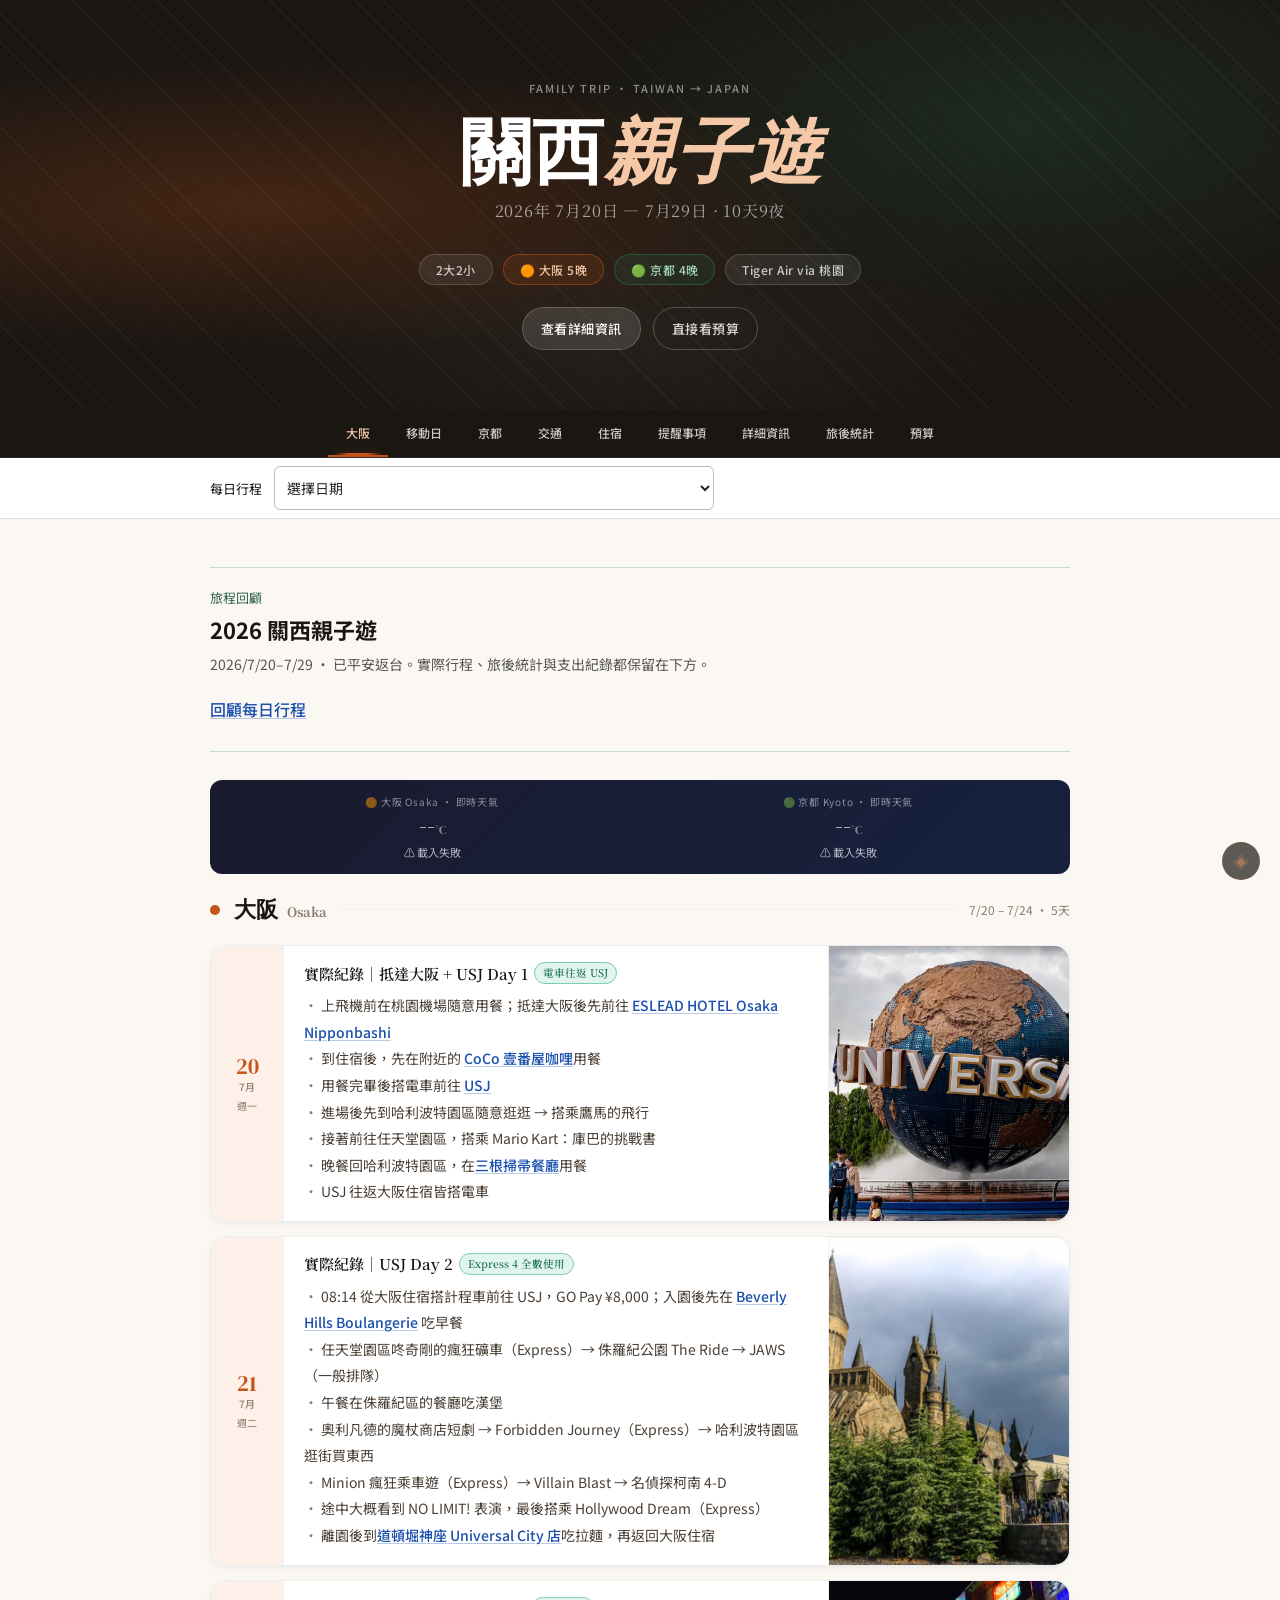
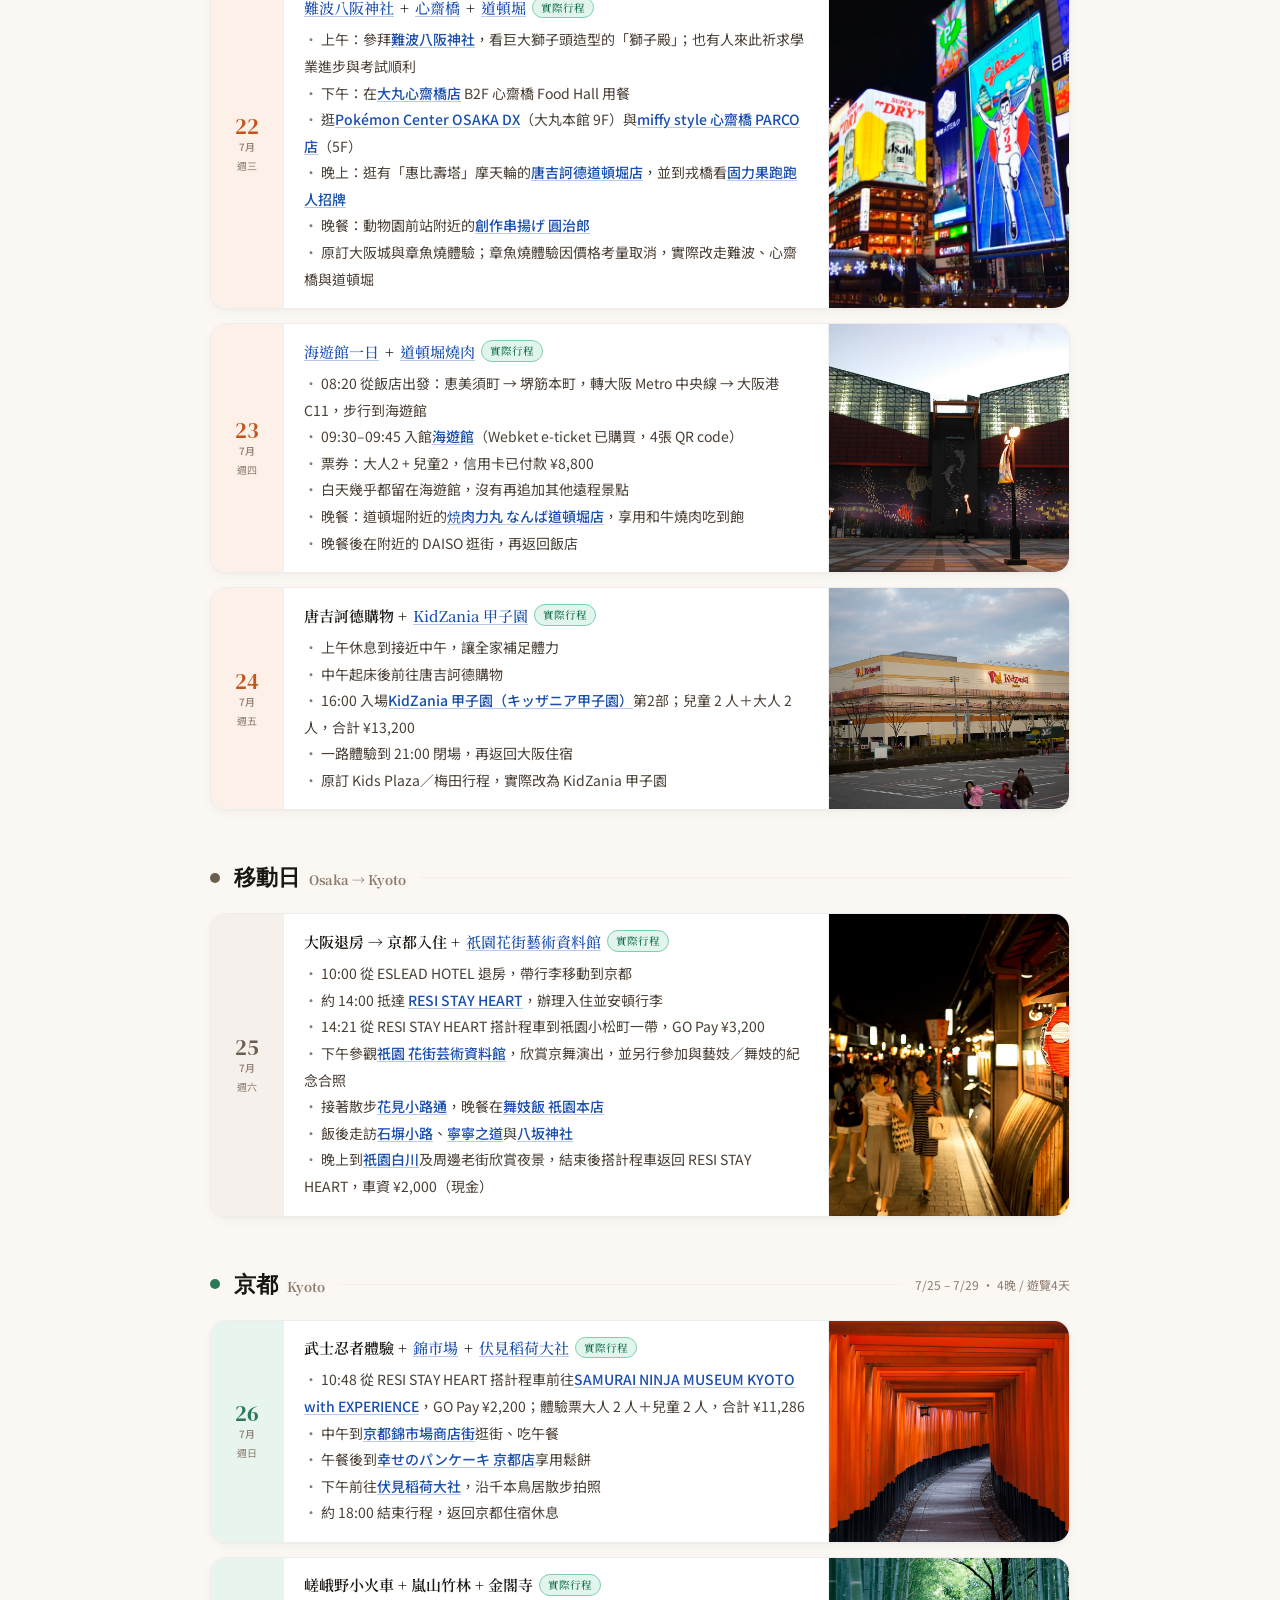
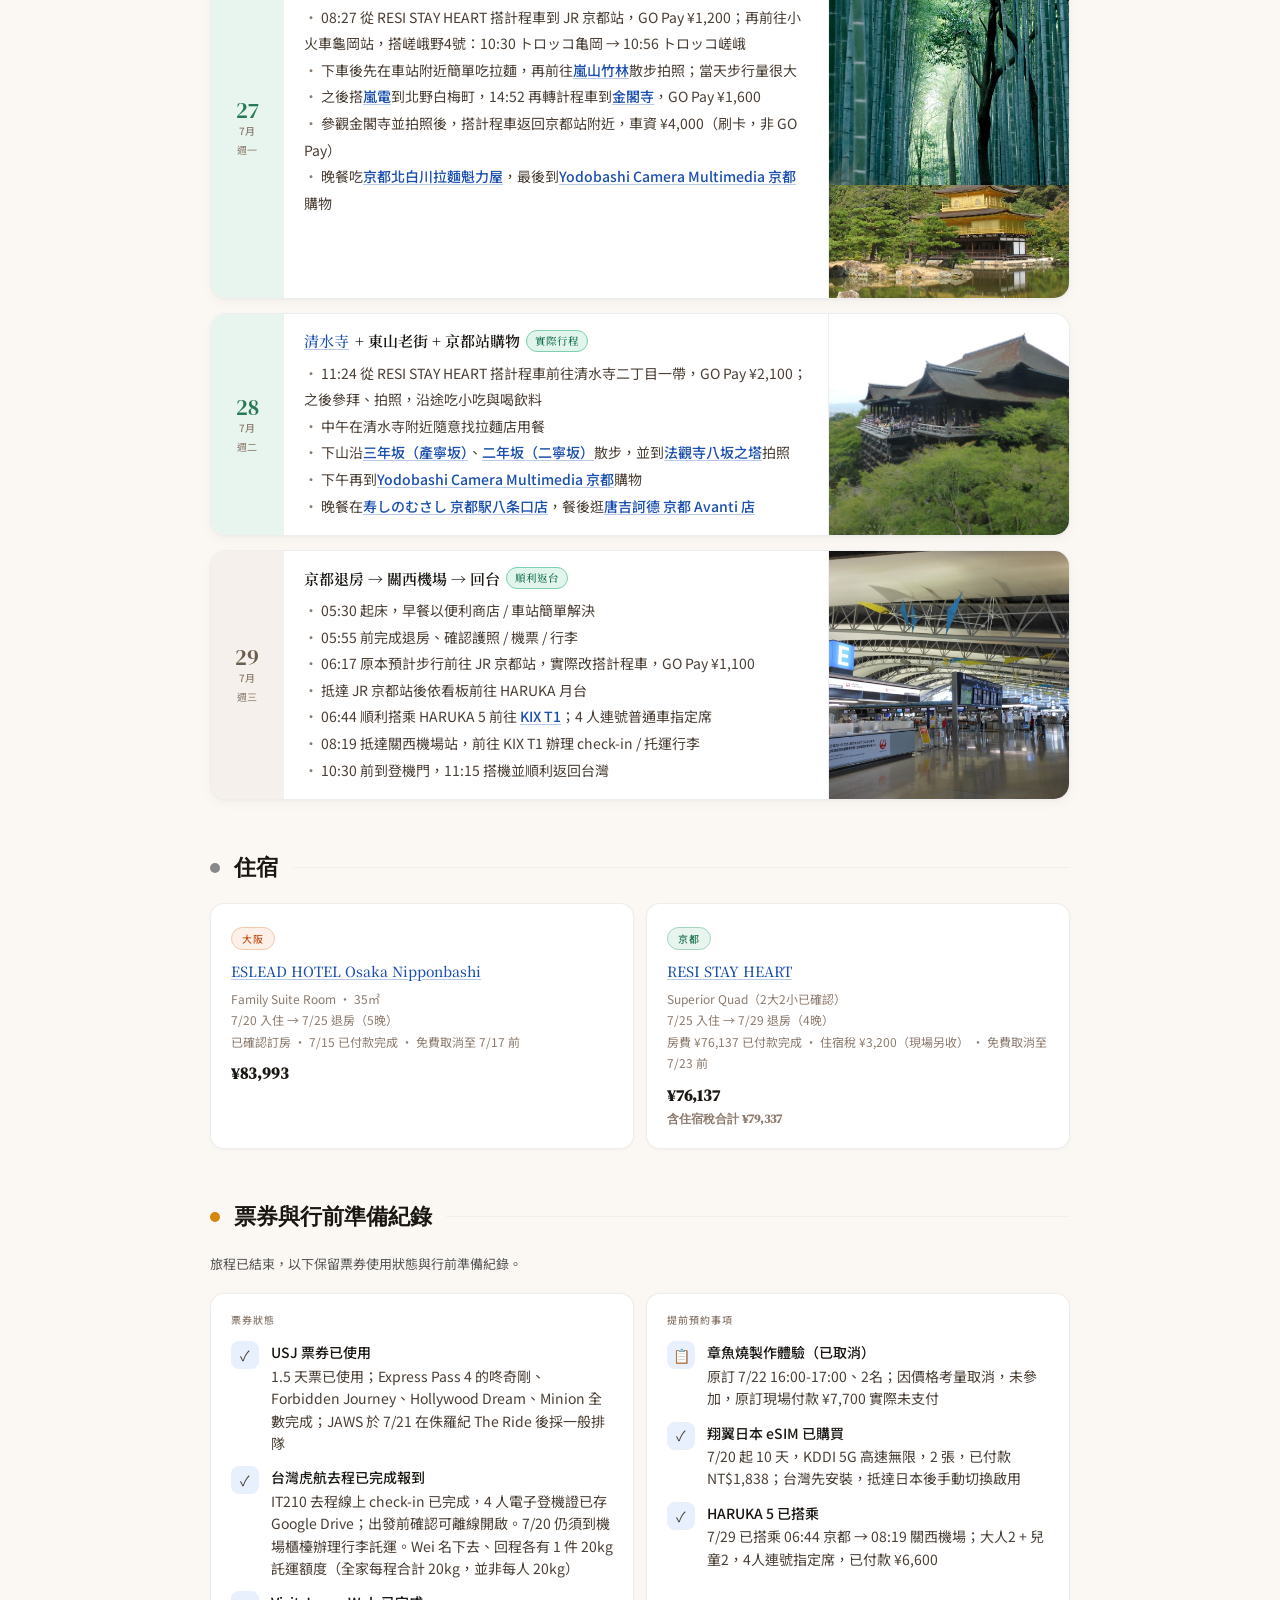
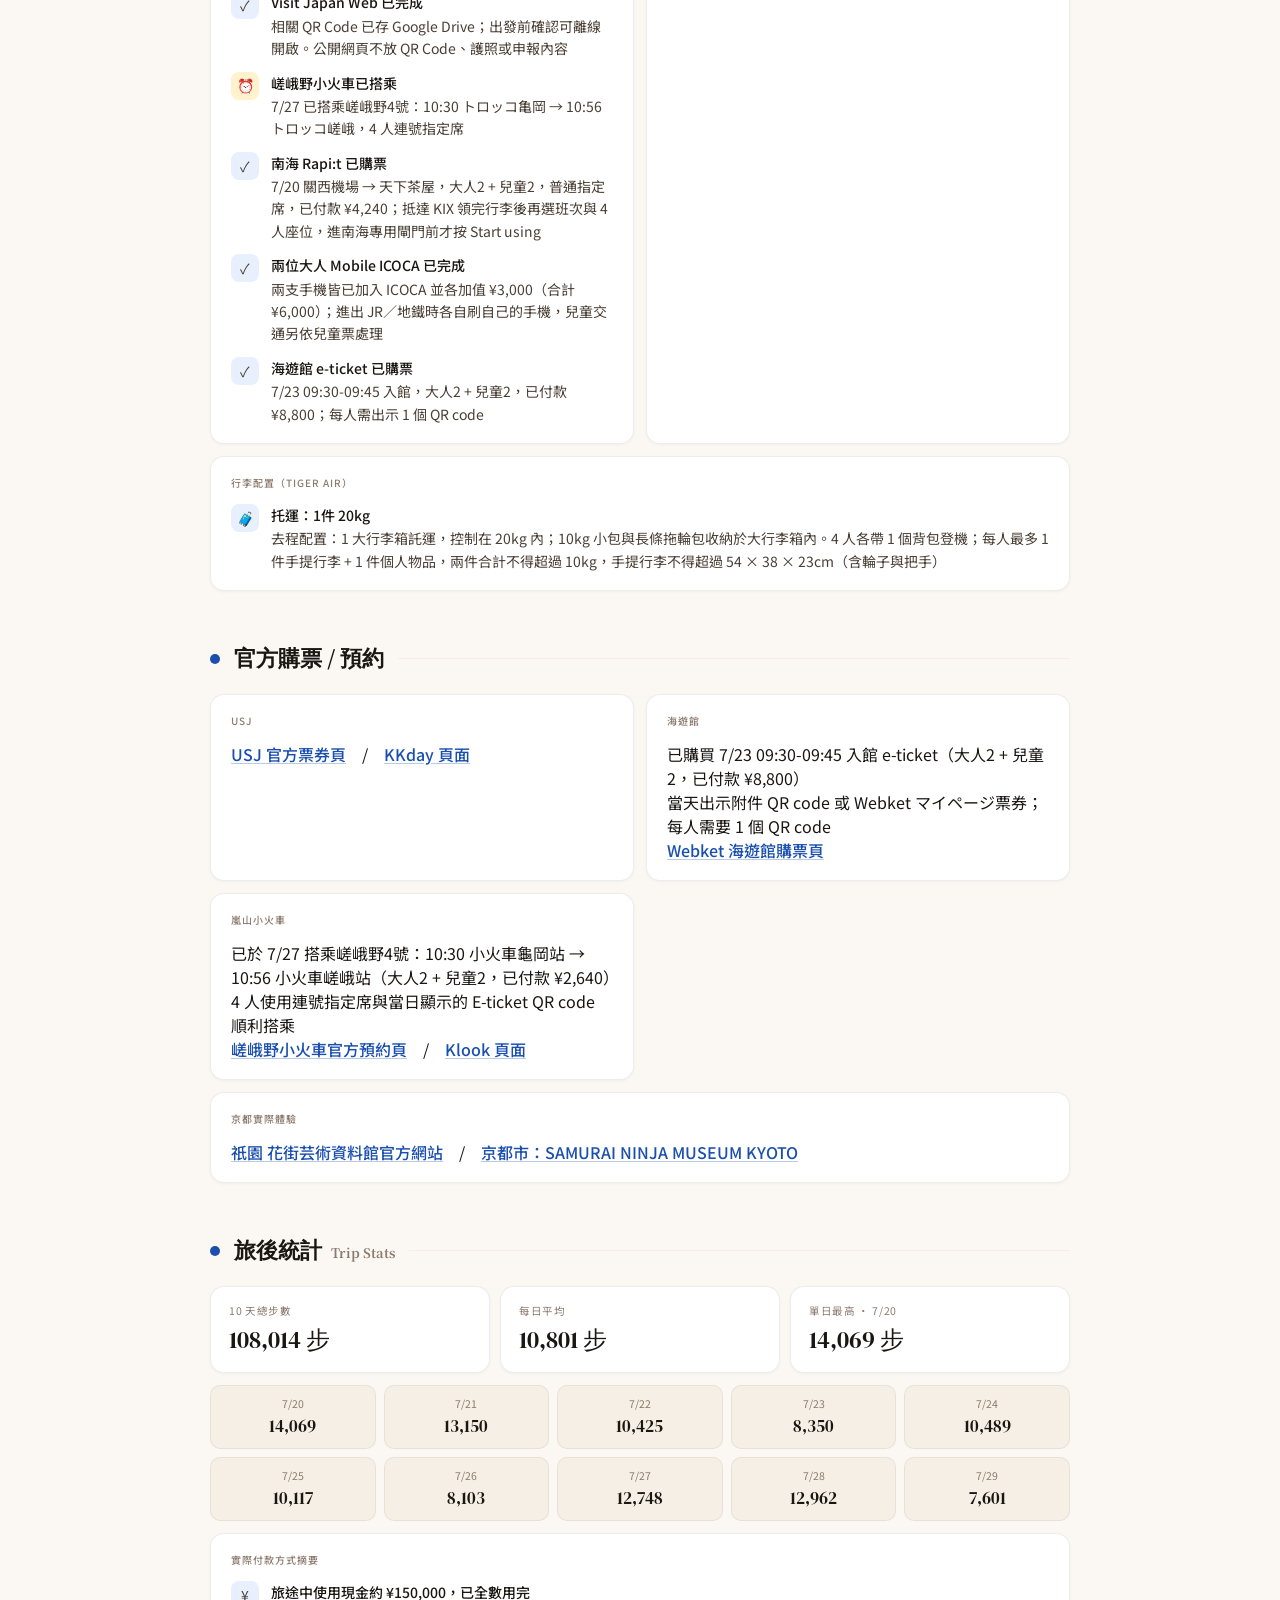
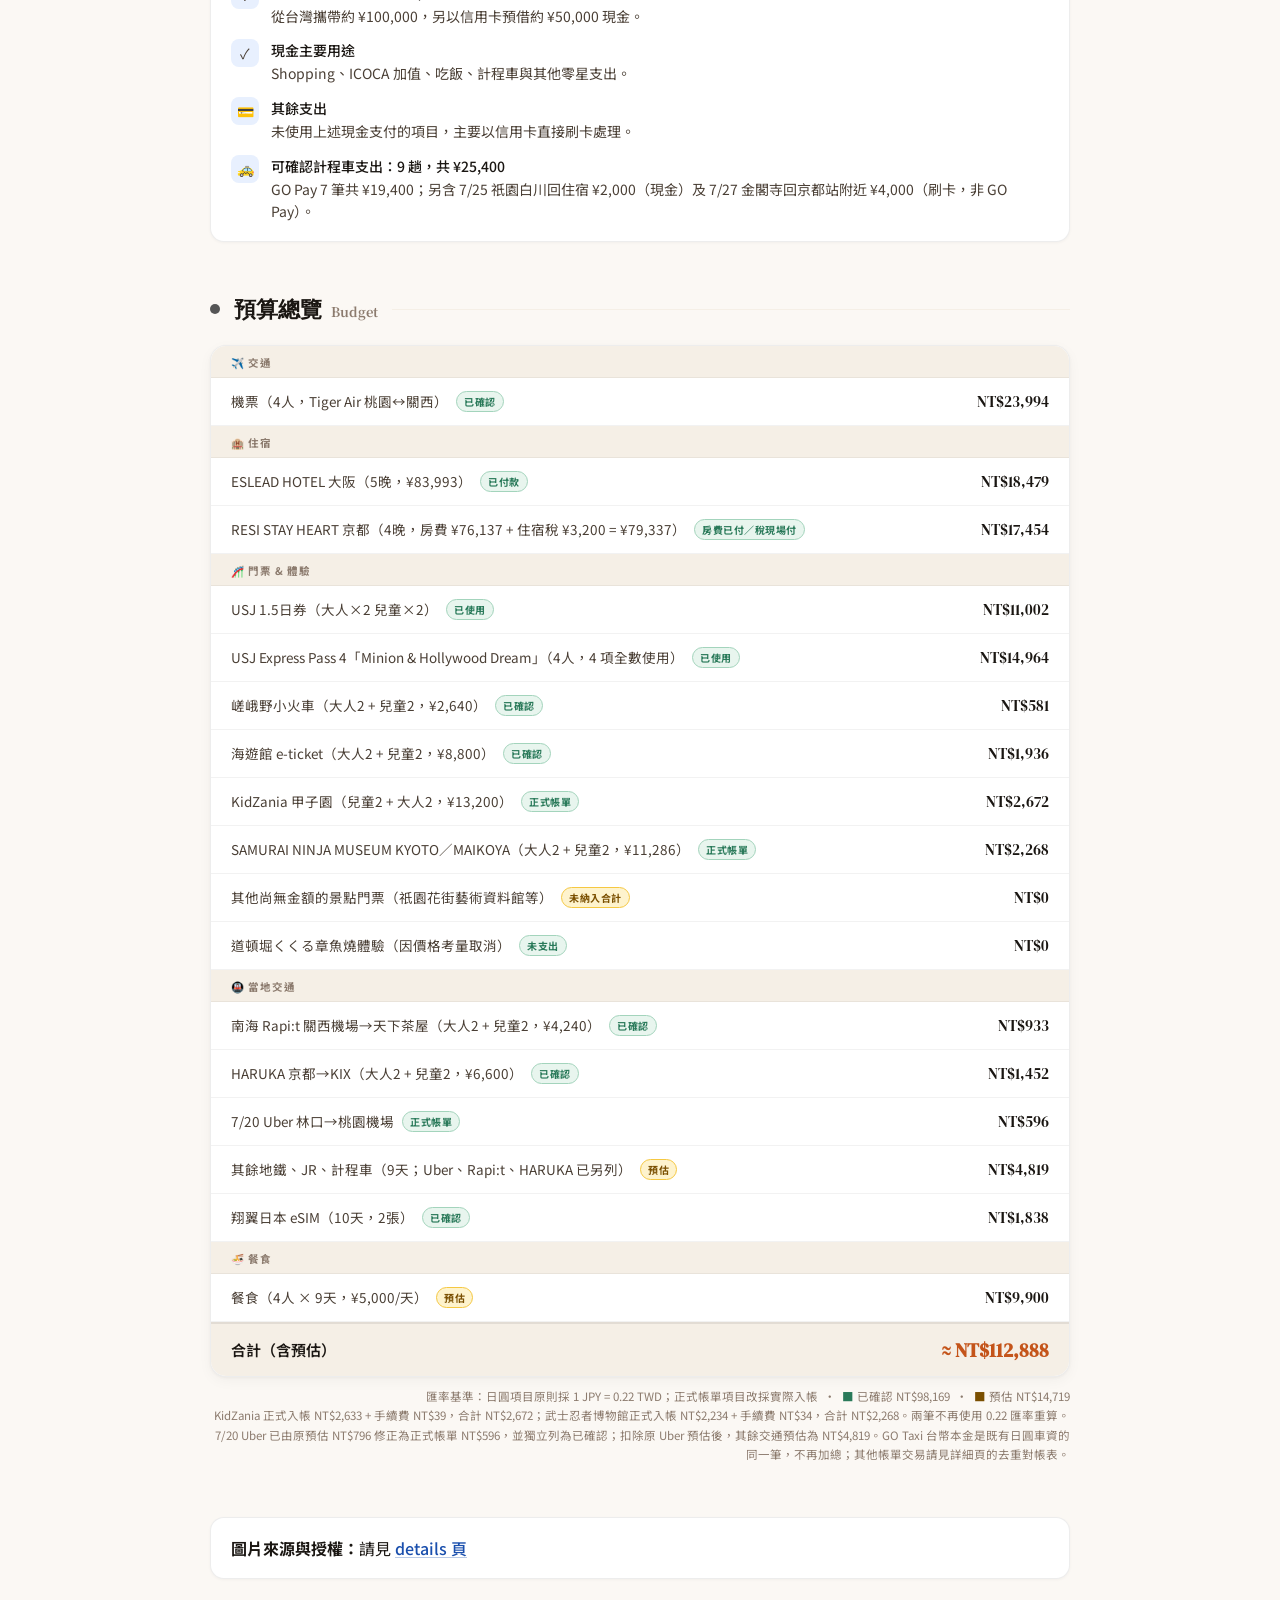
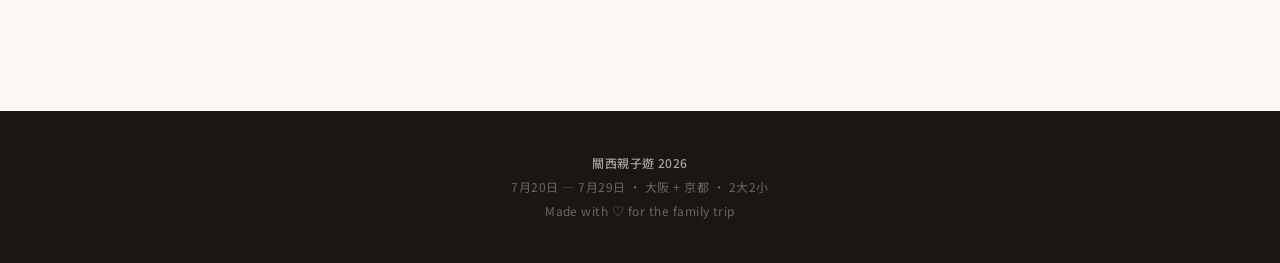
<file: index.html>
<!DOCTYPE html>
<html lang="zh-TW">
<head>
<meta charset="UTF-8">
<meta name="viewport" content="width=device-width, initial-scale=1.0">
<title>關西親子遊 2026 · 7/20–7/29</title>
<link rel="preconnect" href="https://fonts.googleapis.com">
<link href="https://fonts.googleapis.com/css2?family=Noto+Serif+TC:wght@400;600;700&family=Noto+Sans+TC:wght@300;400;500&family=DM+Serif+Display:ital@0;1&display=swap" rel="stylesheet">
<style>
  *, *::before, *::after { box-sizing: border-box; margin: 0; padding: 0; }

  :root {
    --osaka: #C4541A;
    --osaka-light: #FDF0E8;
    --osaka-mid: #F5C9A8;
    --kyoto: #2A7A5A;
    --kyoto-light: #E8F5EE;
    --kyoto-mid: #A3D4BC;
    --travel: #6B5E4E;
    --travel-light: #F5F0EB;
    --ink: #1A1612;
    --ink-soft: #4A3F35;
    --ink-muted: #8C7B6E;
    --paper: #FBF8F4;
    --paper-warm: #F5EFE6;
    --warn-bg: #FEF3CD;
    --warn-text: #7A4F00;
    --warn-border: #F5C842;
    --info-bg: #E8F0FE;
    --info-text: #1A4FAD;
    --info-border: #93B4F5;
    --teal-bg: #E2F5EC;
    --teal-text: #0D6B4A;
    --teal-border: #7DCFAD;
  }

  html { scroll-behavior: smooth; }

  body {
    font-family: 'Noto Sans TC', sans-serif;
    background: var(--paper);
    color: var(--ink);
    min-height: 100vh;
    overflow-x: hidden;
  }

  /* === HERO === */
  .hero {
    position: relative;
    background: var(--ink);
    padding: 80px 40px 60px;
    overflow: hidden;
    text-align: center;
  }

  .hero::before {
    content: '';
    position: absolute;
    inset: 0;
    background:
      radial-gradient(ellipse 80% 60% at 20% 50%, rgba(196,84,26,0.25) 0%, transparent 60%),
      radial-gradient(ellipse 60% 80% at 80% 30%, rgba(42,122,90,0.2) 0%, transparent 60%),
      radial-gradient(ellipse 50% 50% at 50% 80%, rgba(107,94,78,0.15) 0%, transparent 60%);
  }

  .hero-pattern {
    position: absolute;
    inset: 0;
    opacity: 0.04;
    background-image: repeating-linear-gradient(
      45deg,
      #fff 0px, #fff 1px,
      transparent 1px, transparent 20px
    );
  }

  .hero-content { position: relative; z-index: 1; }

  .hero-eyebrow {
    font-family: 'Noto Sans TC', sans-serif;
    font-size: 11px;
    font-weight: 500;
    letter-spacing: .18em;
    text-transform: uppercase;
    color: rgba(255,255,255,0.5);
    margin-bottom: 16px;
  }

  .hero-title {
    font-family: 'DM Serif Display', serif;
    font-size: clamp(42px, 8vw, 72px);
    color: #fff;
    line-height: 1.1;
    margin-bottom: 8px;
  }

  .hero-title em {
    font-style: italic;
    color: #F5C9A8;
  }

  .hero-subtitle {
    font-family: 'Noto Serif TC', serif;
    font-size: 16px;
    color: rgba(255,255,255,0.6);
    margin-bottom: 32px;
    letter-spacing: .05em;
  }

  .hero-pills {
    display: flex;
    justify-content: center;
    gap: 10px;
    flex-wrap: wrap;
  }

  .hero-pill {
    padding: 6px 16px;
    border-radius: 99px;
    font-size: 12px;
    font-weight: 500;
    border: 1px solid rgba(255,255,255,0.15);
    color: rgba(255,255,255,0.75);
    background: rgba(255,255,255,0.07);
    letter-spacing: .04em;
  }

  .hero-pill.osaka { border-color: rgba(196,84,26,0.5); color: #F5C9A8; background: rgba(196,84,26,0.15); }
  .hero-pill.kyoto { border-color: rgba(42,122,90,0.5); color: #A3D4BC; background: rgba(42,122,90,0.15); }

  /* === NAV TABS === */
  .nav-tabs {
    position: sticky;
    top: 0;
    z-index: 100;
    background: var(--ink);
    border-bottom: 1px solid rgba(255,255,255,0.08);
    display: flex;
    justify-content: center;
    gap: 0;
    padding: 0 20px;
    overflow-x: auto;
    scrollbar-width: none;
  }
  .nav-tabs::-webkit-scrollbar { display: none; }

  .nav-tab {
    font-family: 'Noto Sans TC', sans-serif;
    font-size: 12px;
    font-weight: 500;
    letter-spacing: .06em;
    color: rgba(255,255,255,0.4);
    padding: 14px 18px;
    cursor: pointer;
    border-bottom: 2px solid transparent;
    white-space: nowrap;
    transition: color .2s, border-color .2s;
    text-decoration: none;
    display: block;
  }
  .nav-tab:hover { color: rgba(255,255,255,0.7); }
  .nav-tab.osaka-tab { }
  .nav-tab.osaka-tab:hover, .nav-tab.osaka-tab.active { color: #F5C9A8; border-color: #C4541A; }
  .nav-tab.kyoto-tab:hover, .nav-tab.kyoto-tab.active { color: #A3D4BC; border-color: #2A7A5A; }
  .nav-tab.info-tab:hover, .nav-tab.info-tab.active { color: rgba(255,255,255,0.8); border-color: rgba(255,255,255,0.4); }

  /* === MAIN LAYOUT === */
  .main { max-width: 900px; margin: 0 auto; padding: 48px 20px 80px; }

  /* === SECTION === */
  .section { margin-bottom: 52px; }

  .section-head {
    display: flex;
    align-items: center;
    gap: 14px;
    margin-bottom: 20px;
  }

  .section-dot {
    width: 10px; height: 10px;
    border-radius: 50%;
    flex-shrink: 0;
  }
  .osaka .section-dot { background: var(--osaka); }
  .kyoto .section-dot { background: var(--kyoto); }
  .travel .section-dot { background: var(--travel); }

  .section-title {
    font-family: 'DM Serif Display', serif;
    font-size: 22px;
    color: var(--ink);
  }
  .section-title-jp {
    font-family: 'Noto Serif TC', serif;
    font-size: 13px;
    color: var(--ink-muted);
    margin-left: 4px;
  }

  .section-line {
    flex: 1;
    height: 1px;
    background: var(--paper-warm);
    border: none;
  }

  /* === DAY CARD === */
  .day-card {
    display: grid;
    grid-template-columns: 72px 1fr auto;
    background: #fff;
    border-radius: 16px;
    border: 1px solid rgba(0,0,0,0.07);
    overflow: hidden;
    margin-bottom: 14px;
    box-shadow: 0 1px 3px rgba(0,0,0,0.04), 0 4px 12px rgba(0,0,0,0.03);
    transition: box-shadow .2s, transform .2s;
  }
  .day-card:hover {
    box-shadow: 0 2px 8px rgba(0,0,0,0.08), 0 8px 24px rgba(0,0,0,0.06);
    transform: translateY(-1px);
  }

  .day-aside {
    display: flex;
    flex-direction: column;
    align-items: center;
    justify-content: center;
    padding: 16px 8px;
    text-align: center;
    gap: 2px;
    flex-shrink: 0;
  }
  .osaka .day-aside { background: var(--osaka-light); }
  .kyoto .day-aside { background: var(--kyoto-light); }
  .travel .day-aside { background: var(--travel-light); }

  .day-num {
    font-family: 'DM Serif Display', serif;
    font-size: 22px;
    line-height: 1;
  }
  .osaka .day-num { color: var(--osaka); }
  .kyoto .day-num { color: var(--kyoto); }
  .travel .day-num { color: var(--travel); }

  .day-month {
    font-size: 10px;
    font-weight: 500;
    color: var(--ink-muted);
    letter-spacing: .04em;
  }

  .day-dow {
    font-size: 10px;
    color: var(--ink-muted);
    margin-top: 2px;
  }

  .day-body {
    padding: 16px 20px;
    border-left: 1px solid rgba(0,0,0,0.06);
    border-right: 1px solid rgba(0,0,0,0.06);
    min-width: 0;
  }

  /* === PHOTO WALL === */
  .day-photos {
    display: flex;
    flex-direction: column;
    width: 240px;
    flex-shrink: 0;
    min-height: 0;
    overflow: hidden;
    background: #f2eee8;
  }
  .day-photos.has-one .photo-main {
    height: 100%;
  }
  .day-photos.photo-collage {
    height: 340px;
    align-self: center;
  }
  .day-photos .photo-main {
    flex: 2;
    min-height: 0;
    overflow: hidden;
  }
  .day-photos .photo-row {
    display: flex;
    flex: 1;
    min-height: 0;
    gap: 2px;
  }
  .day-photos .photo-sub {
    flex: 1;
    min-height: 0;
    overflow: hidden;
  }
  .day-photos img {
    width: 100%;
    height: 100%;
    min-height: 0;
    object-fit: cover;
    display: block;
    transition: transform .4s ease;
  }
  .day-card:hover .day-photos img {
    transform: scale(1.04);
  }

  @media (max-width: 700px) {
    .day-card {
      display: flex;
      flex-direction: column;
    }
    .day-photos {
      width: 100%;
      height: 130px;
      order: -1;
      flex-direction: row;
    }
    .day-photos.photo-collage {
      height: 130px;
      align-self: stretch;
    }
    .day-photos.has-one .photo-main { height: 100%; width: 100%; }
    .day-aside {
      display: none;
    }
    .day-body {
      border-left: none;
      border-right: none;
      border-top: 3px solid transparent;
      padding: 14px 16px;
    }
    .osaka .day-body  { border-top-color: var(--osaka); }
    .kyoto .day-body  { border-top-color: var(--kyoto); }
    .travel .day-body { border-top-color: var(--travel); }
  }

  .day-title {
    font-family: 'Noto Serif TC', serif;
    font-size: 15px;
    font-weight: 600;
    color: var(--ink);
    margin-bottom: 8px;
    display: flex;
    align-items: center;
    flex-wrap: wrap;
    gap: 6px;
  }

  .day-items {
    font-size: 14px;
    color: var(--ink-soft);
    line-height: 1.9;
  }

  .dot-item { display: block; }
  .dot-item::before { content: '· '; color: var(--ink-muted); }

  /* === BADGES === */
  .badge {
    display: inline-flex;
    align-items: center;
    gap: 4px;
    font-size: 10.5px;
    font-weight: 500;
    padding: 2px 8px;
    border-radius: 99px;
    vertical-align: middle;
    line-height: 1.5;
    white-space: nowrap;
  }
  .badge-warn { background: var(--warn-bg); color: var(--warn-text); border: 1px solid var(--warn-border); }
  .badge-info { background: var(--info-bg); color: var(--info-text); border: 1px solid var(--info-border); }
  .badge-teal { background: var(--teal-bg); color: var(--teal-text); border: 1px solid var(--teal-border); }

  /* === REMINDER SECTION === */
  .reminder-grid {
    display: grid;
    grid-template-columns: 1fr 1fr;
    gap: 12px;
  }

  @media (max-width: 600px) {
    .reminder-grid { grid-template-columns: 1fr; }
  }

  .reminder-card {
    background: #fff;
    border-radius: 14px;
    border: 1px solid rgba(0,0,0,0.07);
    padding: 18px 20px;
    box-shadow: 0 1px 3px rgba(0,0,0,0.04);
  }
  .reminder-card.full { grid-column: 1 / -1; }

  .reminder-card-label {
    font-size: 10px;
    font-weight: 500;
    letter-spacing: .1em;
    text-transform: uppercase;
    color: var(--ink-muted);
    margin-bottom: 14px;
  }

  .reminder-item {
    display: flex;
    gap: 12px;
    align-items: flex-start;
    margin-bottom: 12px;
    font-size: 14px;
    color: var(--ink-soft);
    line-height: 1.6;
  }
  .reminder-item:last-child { margin-bottom: 0; }

  .reminder-icon {
    width: 28px; height: 28px;
    border-radius: 8px;
    display: flex; align-items: center; justify-content: center;
    font-size: 14px;
    flex-shrink: 0;
  }
  .r-warn { background: var(--warn-bg); }
  .r-info { background: var(--info-bg); }

  .reminder-date {
    font-weight: 500;
    color: var(--ink);
    display: block;
    margin-bottom: 1px;
  }

  /* === HOTEL CARDS === */
  .hotel-grid {
    display: grid;
    grid-template-columns: 1fr 1fr;
    gap: 12px;
  }
  @media (max-width: 600px) { .hotel-grid { grid-template-columns: 1fr; } }

  .hotel-card {
    background: #fff;
    border-radius: 14px;
    border: 1px solid rgba(0,0,0,0.07);
    padding: 20px;
    box-shadow: 0 1px 3px rgba(0,0,0,0.04);
  }

  .hotel-badge {
    display: inline-block;
    font-size: 10px;
    font-weight: 500;
    letter-spacing: .08em;
    text-transform: uppercase;
    padding: 3px 10px;
    border-radius: 99px;
    margin-bottom: 12px;
  }
  .hotel-badge.osaka { background: var(--osaka-light); color: var(--osaka); border: 1px solid var(--osaka-mid); }
  .hotel-badge.kyoto { background: var(--kyoto-light); color: var(--kyoto); border: 1px solid var(--kyoto-mid); }

  .hotel-name {
    font-family: 'Noto Serif TC', serif;
    font-size: 14px;
    font-weight: 600;
    color: var(--ink);
    margin-bottom: 6px;
    line-height: 1.4;
  }

  .hotel-meta {
    font-size: 12px;
    color: var(--ink-muted);
    line-height: 1.8;
  }

  .hotel-price {
    margin-top: 10px;
    font-size: 16px;
    font-weight: 600;
    color: var(--ink);
    font-family: 'DM Serif Display', serif;
  }

  /* === POST-TRIP STATS === */
  .trip-stat-summary {
    display: grid;
    grid-template-columns: repeat(3, 1fr);
    gap: 10px;
    margin-bottom: 12px;
  }
  .trip-stat-card {
    background: #fff;
    border: 1px solid rgba(0,0,0,0.07);
    border-radius: 14px;
    padding: 16px 18px;
    box-shadow: 0 1px 3px rgba(0,0,0,0.04);
  }
  .trip-stat-label {
    font-size: 10.5px;
    color: var(--ink-muted);
    letter-spacing: .06em;
    margin-bottom: 5px;
  }
  .trip-stat-value {
    font-family: 'DM Serif Display', serif;
    font-size: 24px;
    color: var(--ink);
  }
  .trip-step-grid {
    display: grid;
    grid-template-columns: repeat(5, minmax(0, 1fr));
    gap: 8px;
    margin-bottom: 12px;
  }
  .trip-step {
    background: var(--paper-warm);
    border: 1px solid rgba(0,0,0,0.06);
    border-radius: 10px;
    padding: 10px 12px;
    text-align: center;
  }
  .trip-step-day { font-size: 10.5px; color: var(--ink-muted); margin-bottom: 3px; }
  .trip-step-value { font-family: 'DM Serif Display', serif; font-size: 17px; color: var(--ink); }
  @media (max-width: 600px) {
    .trip-stat-summary { grid-template-columns: 1fr; }
    .trip-step-grid { grid-template-columns: repeat(2, minmax(0, 1fr)); }
  }

  /* === BUDGET === */
  .budget-table {
    background: #fff;
    border-radius: 16px;
    border: 1px solid rgba(0,0,0,0.07);
    overflow: hidden;
    box-shadow: 0 1px 3px rgba(0,0,0,0.04), 0 4px 14px rgba(0,0,0,0.04);
  }
  .budget-group-header {
    padding: 9px 20px 7px;
    font-size: 10.5px;
    font-weight: 700;
    letter-spacing: .1em;
    text-transform: uppercase;
    color: var(--ink-muted);
    background: var(--paper-warm);
    border-bottom: 1px solid rgba(0,0,0,0.05);
  }
  .budget-row {
    display: flex;
    justify-content: space-between;
    align-items: center;
    padding: 13px 20px;
    border-bottom: 1px solid rgba(0,0,0,0.05);
    font-size: 13.5px;
    color: var(--ink-soft);
    gap: 12px;
  }
  .budget-row:last-child { border-bottom: none; }
  .budget-row.total {
    background: var(--paper-warm);
    font-size: 15px;
    font-weight: 600;
    color: var(--ink);
    border-top: 2px solid rgba(0,0,0,0.08);
  }
  .budget-label { display: flex; align-items: center; gap: 8px; flex: 1; }
  .budget-tag {
    font-size: 10px;
    font-weight: 700;
    letter-spacing: .05em;
    padding: 2px 7px;
    border-radius: 999px;
    white-space: nowrap;
    flex-shrink: 0;
  }
  .budget-tag.confirmed { background: #E8F5EE; color: #2A7A5A; border: 1px solid #A3D4BC; }
  .budget-tag.estimated { background: #FEF3CD; color: #7A4F00; border: 1px solid #F5C842; }
  .budget-row .amount {
    font-family: 'DM Serif Display', serif;
    font-size: 15px;
    color: var(--ink);
    white-space: nowrap;
    flex-shrink: 0;
  }
  .budget-row.total .amount { font-size: 19px; color: var(--osaka); }
  .budget-note {
    font-size: 11.5px;
    color: var(--ink-muted);
    margin-top: 10px;
    text-align: right;
    line-height: 1.7;
  }

  /* === FOOTER === */
  .footer {
    background: var(--ink);
    text-align: center;
    padding: 40px 20px;
    color: rgba(255,255,255,0.35);
    font-size: 12px;
    letter-spacing: .04em;
    line-height: 2;
  }
  .footer strong { color: rgba(255,255,255,0.6); font-weight: 500; }

  /* === ANIMATIONS === */
  @keyframes fadeUp {
    from { opacity: 0; transform: translateY(16px); }
    to { opacity: 1; transform: translateY(0); }
  }

  .hero-content { animation: fadeUp .7s ease both; }
  .day-card { animation: fadeUp .4s ease both; }
  .day-card:nth-child(1) { animation-delay: .05s; }
  .day-card:nth-child(2) { animation-delay: .1s; }
  .day-card:nth-child(3) { animation-delay: .15s; }
  .day-card:nth-child(4) { animation-delay: .2s; }
  .day-card:nth-child(5) { animation-delay: .25s; }

  /* === MOBILE === */
  @media (max-width: 600px) {
    .hero { padding: 60px 24px 40px; }
    .main { padding: 32px 16px 60px; }
    .day-card { grid-template-columns: 60px 1fr; }
    .day-body { padding: 14px 14px; }
  }

  /* === COUNTDOWN === */
  .countdown-bar {
    background: linear-gradient(135deg, rgba(196,84,26,0.12), rgba(42,122,90,0.10));
    border: 1px solid rgba(196,84,26,0.18);
    border-radius: 14px;
    padding: 14px 20px;
    display: flex;
    align-items: center;
    justify-content: center;
    gap: 20px;
    flex-wrap: wrap;
    margin-bottom: 28px;
    text-align: center;
  }
  .countdown-label {
    font-size: 12px;
    color: var(--ink-muted);
    letter-spacing: .06em;
  }
  .countdown-digits {
    display: flex;
    gap: 10px;
    align-items: center;
  }
  .countdown-unit {
    display: flex;
    flex-direction: column;
    align-items: center;
    gap: 2px;
  }
  .countdown-num {
    font-family: 'DM Serif Display', serif;
    font-size: 28px;
    line-height: 1;
    color: #8B3210;
  }
  .countdown-sub {
    font-size: 10px;
    color: var(--ink-muted);
    letter-spacing: .06em;
  }
  .countdown-sep {
    font-size: 22px;
    color: var(--ink-muted);
    opacity: .4;
    margin-bottom: 12px;
  }

  /* === SCROLL NAV HIGHLIGHT === */
  .highlight-note {
    background: linear-gradient(135deg, rgba(196,84,26,0.06), rgba(42,122,90,0.06));
    border: 1px solid rgba(0,0,0,0.06);
    border-radius: 12px;
    padding: 14px 18px;
    font-size: 12.5px;
    color: var(--ink-muted);
    margin-bottom: 28px;
    line-height: 1.7;
    text-align: center;
  }

  .hero-actions {
    margin-top: 22px;
    display: flex;
    justify-content: center;
    gap: 12px;
    flex-wrap: wrap;
  }

  .hero-button {
    display: inline-flex;
    align-items: center;
    justify-content: center;
    gap: 8px;
    padding: 11px 18px;
    border-radius: 999px;
    text-decoration: none;
    font-size: 13px;
    font-weight: 500;
    letter-spacing: .04em;
    transition: transform .2s, background .2s, border-color .2s, color .2s;
  }

  .hero-button-primary {
    color: #fff;
    background: rgba(255,255,255,0.12);
    border: 1px solid rgba(255,255,255,0.18);
  }

  .hero-button-primary:hover {
    background: rgba(255,255,255,0.18);
    transform: translateY(-1px);
  }

  .hero-button-outline {
    color: rgba(255,255,255,0.82);
    background: transparent;
    border: 1px solid rgba(255,255,255,0.22);
  }

  .hero-button-outline:hover {
    color: #fff;
    border-color: rgba(255,255,255,0.34);
    background: rgba(255,255,255,0.06);
    transform: translateY(-1px);
  }


.map-link { color: #1A4FAD; text-decoration: underline; text-decoration-color: rgba(26,79,173,.3); text-underline-offset: 2px; font-weight: 500; }
.map-link:hover { opacity: .82; }
.hero .map-link,
.nav-tabs .map-link { color: inherit; text-decoration-color: rgba(255,255,255,.2); }


/* ============================================ */
/* 🎬 ENHANCEMENT: Scroll Reveal               */
/* ============================================ */
.reveal {
  opacity: 0;
  transform: translateY(30px);
  transition: opacity 0.6s cubic-bezier(0.25, 0.46, 0.45, 0.94),
              transform 0.6s cubic-bezier(0.25, 0.46, 0.45, 0.94);
}
.reveal.visible { opacity: 1; transform: translateY(0); }
.reveal.delay-1 { transition-delay: 0.1s; }
.reveal.delay-2 { transition-delay: 0.2s; }
.reveal.delay-3 { transition-delay: 0.3s; }
.reveal.delay-4 { transition-delay: 0.4s; }
.reveal.delay-5 { transition-delay: 0.5s; }

/* Transport Hover */
.transport-icon {
  display: inline-flex; align-items: center; gap: 12px;
  padding: 12px 20px; border-radius: 40px;
  background: var(--travel-light); cursor: pointer;
  transition: background 0.3s, box-shadow 0.3s;
  user-select: none; font-size: 14px; color: var(--ink-soft);
}
.transport-icon:hover { background: #ebe3d9; box-shadow: 0 4px 14px rgba(0,0,0,0.08); }
.train-svg { width: 40px; height: 24px; flex-shrink: 0; }
.train-body  { fill: var(--osaka); transition: fill 0.3s; }
.train-wheel { fill: #333; }
.train-line { stroke: var(--osaka); stroke-width: 2; stroke-dasharray: 100; stroke-dashoffset: 100; opacity: 0; }
.transport-icon:hover .train-body { fill: var(--kyoto); }
.transport-icon:hover .train-wheel { animation: wheelSpin 0.4s ease-in-out; }
.transport-icon:hover .train-line { opacity: 1; transition: stroke-dashoffset 0.6s ease, opacity 0.2s; stroke-dashoffset: 0; }
.plane-icon {
  display: inline-flex; align-items: center; gap: 8px;
  padding: 10px 18px; border-radius: 40px;
  background: var(--info-bg); cursor: pointer;
  transition: background 0.3s, transform 0.3s;
  user-select: none; font-size: 14px; color: var(--info-text);
}
.plane-icon:hover { background: #d0e2fc; transform: translateX(8px); }
.plane-svg { width: 36px; height: 24px; flex-shrink: 0; }
.plane-body { fill: var(--info-text); transition: fill 0.3s; }
.plane-trail { stroke: var(--info-border); stroke-width: 2; stroke-dasharray: 60; stroke-dashoffset: 60; }
.plane-icon:hover .plane-body { fill: #0d3a8a; }
.plane-icon:hover .plane-trail { stroke-dashoffset: 0; transition: stroke-dashoffset 0.5s ease; }
.bus-icon {
  display: inline-flex; align-items: center; gap: 8px;
  padding: 10px 18px; border-radius: 40px;
  background: var(--teal-bg); cursor: pointer;
  transition: background 0.3s, box-shadow 0.3s;
  user-select: none; font-size: 14px; color: var(--teal-text);
}
.bus-icon:hover { background: #c5ebd9; box-shadow: 0 4px 12px rgba(42,122,90,0.2); }
.bus-svg { width: 36px; height: 24px; flex-shrink: 0; }
.bus-body  { fill: var(--kyoto); transition: fill 0.3s; }
.bus-wheel { fill: #333; }
.bus-icon:hover .bus-body { fill: #1e5e46; }
.bus-icon:hover .bus-wheel { animation: wheelSpin 0.4s ease-in-out; }
@keyframes wheelSpin {
  0% { transform: rotate(0deg); transform-origin: center; }
  50% { transform: rotate(20deg); transform-origin: center; }
  100% { transform: rotate(0deg); transform-origin: center; }
}

/* Nav Tab Glow */
.nav-tab { position: relative; }
.nav-tab::after {
  content: '';
  position: absolute; bottom: 0; left: 50%; right: 50%;
  height: 2px;
  background: linear-gradient(90deg, transparent, #C4541A 30%, #C4541A 70%, transparent);
  border-radius: 2px; transition: left 0.3s ease, right 0.3s ease;
  box-shadow: 0 0 8px rgba(196,84,26,0.4);
}
.nav-tab:hover::after, .nav-tab.active::after { left: 10%; right: 10%; }
.nav-tab.kyoto-tab::after {
  background: linear-gradient(90deg, transparent, #2A7A5A 30%, #2A7A5A 70%, transparent);
  box-shadow: 0 0 8px rgba(42,122,90,0.4);
}
.nav-tab.info-tab::after {
  background: linear-gradient(90deg, transparent, rgba(255,255,255,0.4) 30%, rgba(255,255,255,0.4) 70%, transparent);
  box-shadow: 0 0 8px rgba(255,255,255,0.15);
}

/* Flip Clock */
#countdown { display: flex; gap: 10px; align-items: center; justify-content: center; flex-wrap: wrap; }
.flip-unit { display: flex; flex-direction: column; align-items: center; gap: 4px; }
.flip-label { font-size: 10px; letter-spacing: 0.08em; color: rgba(255,255,255,0.5); }
.flip-card {
  position: relative; width: 56px; height: 68px;
  background: #1a1612; border-radius: 8px; overflow: hidden;
  box-shadow: 0 2px 8px rgba(0,0,0,0.15), inset 0 1px 0 rgba(255,255,255,0.08);
  display: flex; align-items: center; justify-content: center;
}
.flip-card span {
  font-family: 'DM Serif Display', Georgia, serif;
  font-size: 28px; font-weight: 700;
  color: #f5c9a8; position: relative; z-index: 2; line-height: 1;
}
.flip-card::before {
  content: ''; position: absolute; left: 0; right: 0; top: 50%;
  height: 1px; background: rgba(0,0,0,0.4); z-index: 3;
}
.flip-card::after {
  content: ''; position: absolute; left: 0; right: 0; top: 0; bottom: 50%;
  background: rgba(255,255,255,0.04); z-index: 1;
}
.flip-card.flip { animation: flipPulse 0.3s ease; }
@keyframes flipPulse {
  0% { transform: scaleY(1); }
  50% { transform: scaleY(1.04); }
  100% { transform: scaleY(1); }
}
.flip-sep { font-family: 'DM Serif Display', Georgia, serif; font-size: 24px; color: #C4541A; padding-top: 12px; }

/* Weather Widget */
.weather-bar {
  display: flex; gap: 20px; justify-content: center;
  padding: 14px 24px;
  background: linear-gradient(135deg, #1a1a2e, #16213e);
  border-radius: 12px; color: #fff; margin-bottom: 20px;
}
.weather-city { flex: 1; min-width: 120px; text-align: center; }
.weather-city-name { font-size: 10px; letter-spacing: 0.08em; color: rgba(255,255,255,0.5); }
.weather-temp { font-family: 'DM Serif Display', Georgia, serif; font-size: 24px; }
.weather-temp small { font-size: 12px; color: rgba(255,255,255,0.5); }
.weather-desc { font-size: 11px; color: rgba(255,255,255,0.7); margin-top: 2px; }

@media (max-width: 500px) {
  .flip-card { width: 44px; height: 56px; }
  .flip-card span { font-size: 22px; }
  .flip-sep { font-size: 18px; }
  .weather-bar { flex-direction: column; gap: 10px; }
}


/* Portal home button */
.portal-home {
  position: fixed;
  bottom: 20px;
  right: 20px;
  z-index: 999;
  width: 38px;
  height: 38px;
  border-radius: 50%;
  background: rgba(26,22,18,0.7);
  backdrop-filter: blur(8px);
  border: 1px solid rgba(196,84,26,0.2);
  color: rgba(196,132,90,0.7);
  display: flex;
  align-items: center;
  justify-content: center;
  font-size: 16px;
  text-decoration: none;
  transition: all 0.3s ease;
  cursor: pointer;
}
.portal-home:hover {
  background: rgba(196,84,26,0.15);
  border-color: rgba(196,84,26,0.4);
  color: #e8b888;
  box-shadow: 0 0 20px rgba(196,84,26,0.15);
}

</style>
<link rel="stylesheet" href="assets/trip.css">
<script src="assets/trip.js" defer></script>
</head>
<body>

<!-- HERO -->
<div class="hero">
  <div class="hero-pattern"></div>
  <div class="hero-content">
    <div class="hero-eyebrow">Family Trip · Taiwan → Japan</div>
    <h1 class="hero-title">關西<em>親子遊</em></h1>
    <div class="hero-subtitle">2026年 7月20日 — 7月29日 · 10天9夜</div>
    <div class="hero-pills">
      <span class="hero-pill">2大2小</span>
      <span class="hero-pill osaka">🟠 大阪 5晚</span>
      <span class="hero-pill kyoto">🟢 京都 4晚</span>
      <span class="hero-pill">Tiger Air via 桃園</span>
    </div>
    <div class="hero-actions">
      <a href="details.html" class="hero-button hero-button-primary">查看詳細資訊</a>
      <a href="#budget" class="hero-button hero-button-outline">直接看預算</a>
    </div>
  </div>
</div>

<!-- NAV -->
<nav class="nav-tabs" aria-label="主要導覽">
  <a href="#osaka" class="nav-tab osaka-tab">大阪</a>
  <a href="#move" class="nav-tab info-tab">移動日</a>
  <a href="#kyoto" class="nav-tab kyoto-tab">京都</a>
  <a href="details.html#transport" class="nav-tab info-tab">交通</a>
  <a href="#hotels" class="nav-tab info-tab">住宿</a>
  <a href="#reminders" class="nav-tab info-tab">提醒事項</a>
  <a href="details.html" class="nav-tab info-tab">詳細資訊</a>
  <a href="#trip-stats" class="nav-tab info-tab">旅後統計</a>
  <a href="#budget" class="nav-tab info-tab">預算</a>
</nav>
<div class="day-jump" hidden>
  <div class="day-jump-inner">
    <label for="day-select">每日行程</label>
    <select id="day-select"><option value="">選擇日期</option></select>
    <a class="map-link" id="today-link" hidden>今天</a>
  </div>
</div>

<main class="main">
  <section class="trip-status" aria-label="旅程狀態">
    <div class="trip-status-label" data-status-label>旅程日期</div>
    <h2 data-status-title>2026 關西親子遊</h2>
    <p data-status-note>2026/7/20–7/29 · 10 天 9 夜</p>
    <div class="trip-countdown" hidden><strong data-cd-days>--</strong>天 <strong data-cd-hours>--</strong>小時 <strong data-cd-minutes>--</strong>分鐘</div>
    <a class="map-link" data-status-action href="#osaka">查看每日行程</a>
  </section>
  <div class="weather-bar" id="weather-bar">
    <div class="weather-city">
      <div class="weather-city-name">🟠 大阪 Osaka · 即時天氣</div>
      <div class="weather-temp"><span id="wt-osaka-temp">--</span><small>°C</small></div>
      <div class="weather-desc" id="wt-osaka-desc">載入中...</div>
    </div>
    <div class="weather-city">
      <div class="weather-city-name">🟢 京都 Kyoto · 即時天氣</div>
      <div class="weather-temp"><span id="wt-kyoto-temp">--</span><small>°C</small></div>
      <div class="weather-desc" id="wt-kyoto-desc">載入中...</div>
    </div>
  </div>


  <!-- ============ OSAKA ============ -->
  <section class="section osaka" id="osaka">
    <div class="section-head">
      <div class="section-dot"></div>
      <h2 class="section-title">大阪 <span class="section-title-jp">Osaka</span></h2>
      <hr class="section-line">
      <span style="font-size:12px;color:var(--ink-muted);white-space:nowrap">7/20 – 7/24 · 5天</span>
    </div>

    <div class="day-card osaka" id="day-2026-07-20" data-date="2026-07-20">
      <div class="day-aside">
        <div class="day-num">20</div>
        <div class="day-month">7月</div>
        <div class="day-dow">週一</div>
      </div>
      <div class="day-body">
        <div class="day-title">
          實際紀錄｜抵達大阪 + USJ Day 1
          <span class="badge badge-teal">電車往返 USJ</span>
        </div>
        <div class="day-items">
          <span class="dot-item">上飛機前在桃園機場隨意用餐；抵達大阪後先前往 <a class="map-link" href="https://www.google.com/maps/search/?api=1&query=ESLEAD+HOTEL+Osaka+Nipponbashi" target="_blank" rel="noopener">ESLEAD HOTEL Osaka Nipponbashi</a></span>
          <span class="dot-item">到住宿後，先在附近的 <a class="map-link" href="https://www.google.com/maps/search/?api=1&query=CoCo+Ichibanya+Ebisucho+Osaka" target="_blank" rel="noopener">CoCo 壹番屋咖哩</a>用餐</span>
          <span class="dot-item">用餐完畢後搭電車前往 <a class="map-link" href="https://www.google.com/maps/search/?api=1&query=Universal+Studios+Japan" target="_blank" rel="noopener">USJ</a></span>
          <span class="dot-item">進場後先到哈利波特園區隨意逛逛 → 搭乘鷹馬的飛行</span>
          <span class="dot-item">接著前往任天堂園區，搭乘 Mario Kart：庫巴的挑戰書</span>
          <span class="dot-item">晚餐回哈利波特園區，在<a class="map-link" href="https://www.google.com/maps/search/?api=1&query=Three+Broomsticks+USJ" target="_blank" rel="noopener">三根掃帚餐廳</a>用餐</span>
          <span class="dot-item">USJ 往返大阪住宿皆搭電車</span>
        </div>
      </div>
      <div class="day-photos has-one">
        <div class="photo-main"><img loading="eager" fetchpriority="high" decoding="async" src="assets/images/usj-entrance.jpg" width="1160" height="880" alt="日本環球影城 Universal Studios Japan"></div>
      </div>
    </div>

    <div class="day-card osaka" id="day-2026-07-21" data-date="2026-07-21">
      <div class="day-aside">
        <div class="day-num">21</div>
        <div class="day-month">7月</div>
        <div class="day-dow">週二</div>
      </div>
      <div class="day-body">
        <div class="day-title">
          實際紀錄｜USJ Day 2
          <span class="badge badge-teal">Express 4 全數使用</span>
        </div>
        <div class="day-items">
          <span class="dot-item">08:14 從大阪住宿搭計程車前往 USJ，GO Pay ¥8,000；入園後先在 <a class="map-link" href="https://www.google.com/maps/search/?api=1&query=Beverly+Hills+Boulangerie+USJ" target="_blank" rel="noopener">Beverly Hills Boulangerie</a> 吃早餐</span>
          <span class="dot-item">任天堂園區咚奇剛的瘋狂礦車（Express）→ 侏羅紀公園 The Ride → JAWS（一般排隊）</span>
          <span class="dot-item">午餐在侏羅紀區的餐廳吃漢堡</span>
          <span class="dot-item">奧利凡德的魔杖商店短劇 → Forbidden Journey（Express）→ 哈利波特園區逛街買東西</span>
          <span class="dot-item">Minion 瘋狂乘車遊（Express）→ Villain Blast → 名偵探柯南 4-D</span>
          <span class="dot-item">途中大概看到 NO LIMIT! 表演，最後搭乘 Hollywood Dream（Express）</span>
          <span class="dot-item">離園後到<a class="map-link" href="https://www.google.com/maps/search/?api=1&query=Dotonbori+Kamukura+Universal+City" target="_blank" rel="noopener">道頓堀神座 Universal City 店</a>吃拉麵，再返回大阪住宿</span>
        </div>
      </div>
      <div class="day-photos has-one">
        <div class="photo-main"><img loading="lazy" decoding="async" src="assets/images/usj-harry-potter.jpg" width="1200" height="733" alt="USJ 哈利波特區城堡"></div>
      </div>
    </div>

    <div class="day-card osaka" id="day-2026-07-22" data-date="2026-07-22">
      <div class="day-aside">
        <div class="day-num">22</div>
        <div class="day-month">7月</div>
        <div class="day-dow">週三</div>
      </div>
      <div class="day-body">
        <div class="day-title">
          <a class="map-link" href="https://www.google.com/maps/search/?api=1&query=Namba+Yasaka+Shrine+Osaka" target="_blank" rel="noopener">難波八阪神社</a> + <a class="map-link" href="https://www.google.com/maps/search/?api=1&query=Shinsaibashi+Osaka" target="_blank" rel="noopener">心齋橋</a> + <a class="map-link" href="https://www.google.com/maps/search/?api=1&query=Dotonbori+Osaka" target="_blank" rel="noopener">道頓堀</a>
          <span class="badge badge-teal">實際行程</span>
        </div>
        <div class="day-items">
          <span class="dot-item">上午：參拜<a class="map-link" href="https://www.google.com/maps/search/?api=1&query=Namba+Yasaka+Shrine+Osaka" target="_blank" rel="noopener">難波八阪神社</a>，看巨大獅子頭造型的「獅子殿」；也有人來此祈求學業進步與考試順利</span>
          <span class="dot-item">下午：在<a class="map-link" href="https://www.google.com/maps/search/?api=1&query=Daimaru+Shinsaibashi" target="_blank" rel="noopener">大丸心齋橋店</a> B2F 心齋橋 Food Hall 用餐</span>
          <span class="dot-item">逛<a class="map-link" href="https://www.google.com/maps/search/?api=1&query=Pokemon+Center+OSAKA+DX" target="_blank" rel="noopener">Pokémon Center OSAKA DX</a>（大丸本館 9F）與<a class="map-link" href="https://www.google.com/maps/search/?api=1&query=miffy+style+Shinsaibashi+PARCO" target="_blank" rel="noopener">miffy style 心齋橋 PARCO 店</a>（5F）</span>
          <span class="dot-item">晚上：逛有「惠比壽塔」摩天輪的<a class="map-link" href="https://www.google.com/maps/search/?api=1&query=Don+Quijote+Dotonbori" target="_blank" rel="noopener">唐吉訶德道頓堀店</a>，並到戎橋看<a class="map-link" href="https://www.google.com/maps/search/?api=1&query=Dotonbori+Glico+Sign" target="_blank" rel="noopener">固力果跑跑人招牌</a></span>
          <span class="dot-item">晚餐：動物園前站附近的<a class="map-link" href="https://www.google.com/maps/search/?api=1&query=創作串揚げ+圓治郎+大阪" target="_blank" rel="noopener">創作串揚げ 圓治郎</a></span>
          <span class="dot-item">原訂大阪城與章魚燒體驗；章魚燒體驗因價格考量取消，實際改走難波、心齋橋與道頓堀</span>
        </div>
      </div>
      <div class="day-photos has-one">
        <div class="photo-main"><img loading="lazy" decoding="async" src="assets/images/dotonbori.jpg" width="1200" height="708" alt="大阪道頓堀運河步道"></div>
      </div>
    </div>

    <div class="day-card osaka" id="day-2026-07-23" data-date="2026-07-23">
      <div class="day-aside">
        <div class="day-num">23</div>
        <div class="day-month">7月</div>
        <div class="day-dow">週四</div>
      </div>
      <div class="day-body">
        <div class="day-title"><a class="map-link" href="https://www.google.com/maps/search/?api=1&query=Kaiyukan+Osaka" target="_blank" rel="noopener">海遊館一日</a> + <a class="map-link" href="https://www.google.com/maps/search/?api=1&query=Yakiniku+Rikimaru+Namba+Dotonbori" target="_blank" rel="noopener">道頓堀燒肉</a>
          <span class="badge badge-teal">實際行程</span>
        </div>
        <div class="day-items">
          <span class="dot-item">08:20 從飯店出發：恵美須町 → 堺筋本町，轉大阪 Metro 中央線 → 大阪港 C11，步行到海遊館</span>
          <span class="dot-item">09:30–09:45 入館<a class="map-link" href="https://www.google.com/maps/search/?api=1&query=Kaiyukan+Osaka" target="_blank" rel="noopener">海遊館</a>（Webket e-ticket 已購買，4張 QR code）</span>
          <span class="dot-item">票券：大人2 + 兒童2，信用卡已付款 ¥8,800</span>
          <span class="dot-item">白天幾乎都留在海遊館，沒有再追加其他遠程景點</span>
          <span class="dot-item">晚餐：道頓堀附近的<a class="map-link" href="https://www.google.com/maps/search/?api=1&query=Yakiniku+Rikimaru+Namba+Dotonbori" target="_blank" rel="noopener">焼肉力丸 なんば道頓堀店</a>，享用和牛燒肉吃到飽</span>
          <span class="dot-item">晚餐後在附近的 DAISO 逛街，再返回飯店</span>
        </div>
      </div>
      <div class="day-photos has-one">
        <div class="photo-main"><img loading="lazy" decoding="async" src="assets/images/kaiyukan.jpg" width="1200" height="900" alt="大阪海遊館外觀"></div>
      </div>
    </div>

    <div class="day-card osaka" id="day-2026-07-24" data-date="2026-07-24">
      <div class="day-aside">
        <div class="day-num">24</div>
        <div class="day-month">7月</div>
        <div class="day-dow">週五</div>
      </div>
      <div class="day-body">
        <div class="day-title">唐吉訶德購物 + <a class="map-link" href="https://www.google.com/maps/search/?api=1&query=KidZania+Koshien" target="_blank" rel="noopener">KidZania 甲子園</a>
          <span class="badge badge-teal">實際行程</span>
        </div>
        <div class="day-items">
          <span class="dot-item">上午休息到接近中午，讓全家補足體力</span>
          <span class="dot-item">中午起床後前往唐吉訶德購物</span>
          <span class="dot-item">16:00 入場<a class="map-link" href="https://www.google.com/maps/search/?api=1&query=KidZania+Koshien" target="_blank" rel="noopener">KidZania 甲子園（キッザニア甲子園）</a>第2部；兒童 2 人＋大人 2 人，合計 ¥13,200</span>
          <span class="dot-item">一路體驗到 21:00 閉場，再返回大阪住宿</span>
          <span class="dot-item">原訂 Kids Plaza／梅田行程，實際改為 KidZania 甲子園</span>
        </div>
      </div>
      <div class="day-photos has-one">
        <div class="photo-main"><img loading="lazy" decoding="async" src="assets/images/kidzania-koshien.jpg" width="1266" height="843" alt="KidZania 甲子園的入口與招牌外觀"></div>
      </div>
    </div>
  </section>

  <!-- ============ 移動日 ============ -->
  <section class="section travel" id="move">
    <div class="section-head">
      <div class="section-dot"></div>
      <h2 class="section-title">移動日 <span class="section-title-jp">Osaka → Kyoto</span></h2>
      <hr class="section-line">
    </div>

    <div class="day-card travel" id="day-2026-07-25" data-date="2026-07-25">
      <div class="day-aside">
        <div class="day-num">25</div>
        <div class="day-month">7月</div>
        <div class="day-dow">週六</div>
      </div>
      <div class="day-body">
        <div class="day-title">
          大阪退房 → 京都入住 + <a class="map-link" href="https://www.google.com/maps/search/?api=1&query=Gion+Kagai+Art+Museum+Kyoto" target="_blank" rel="noopener">祇園花街藝術資料館</a>
          <span class="badge badge-teal">實際行程</span>
        </div>
        <div class="day-items">
          <span class="dot-item">10:00 從 ESLEAD HOTEL 退房，帶行李移動到京都</span>
          <span class="dot-item">約 14:00 抵達 <a class="map-link" href="https://www.google.com/maps/search/?api=1&query=RESI+STAY+HEART+Kyoto" target="_blank" rel="noopener">RESI STAY HEART</a>，辦理入住並安頓行李</span>
          <span class="dot-item">14:21 從 RESI STAY HEART 搭計程車到祇園小松町一帶，GO Pay ¥3,200</span>
          <span class="dot-item">下午參觀<a class="map-link" href="https://www.google.com/maps/search/?api=1&query=Gion+Kagai+Art+Museum+Kyoto" target="_blank" rel="noopener">祇園 花街芸術資料館</a>，欣賞京舞演出，並另行參加與藝妓／舞妓的紀念合照</span>
          <span class="dot-item">接著散步<a class="map-link" href="https://www.google.com/maps/search/?api=1&query=Hanamikoji+Street+Kyoto" target="_blank" rel="noopener">花見小路通</a>，晚餐在<a class="map-link" href="https://www.google.com/maps/search/?api=1&query=Maikohan+Gion+Kyoto" target="_blank" rel="noopener">舞妓飯 祇園本店</a></span>
          <span class="dot-item">飯後走訪<a class="map-link" href="https://www.google.com/maps/search/?api=1&query=Ishibei-koji+Lane+Kyoto" target="_blank" rel="noopener">石塀小路</a>、<a class="map-link" href="https://www.google.com/maps/search/?api=1&query=Nene-no-michi+Kyoto" target="_blank" rel="noopener">寧寧之道</a>與<a class="map-link" href="https://www.google.com/maps/search/?api=1&query=Yasaka+Shrine+Kyoto" target="_blank" rel="noopener">八坂神社</a></span>
          <span class="dot-item">晚上到<a class="map-link" href="https://www.google.com/maps/search/?api=1&query=Gion+Shirakawa+Kyoto" target="_blank" rel="noopener">祇園白川</a>及周邊老街欣賞夜景，結束後搭計程車返回 RESI STAY HEART，車資 ¥2,000（現金）</span>
        </div>
      </div>
      <div class="day-photos has-one">
        <div class="photo-main"><img loading="lazy" decoding="async" src="assets/images/gion-hanamikoji-night.jpg" width="1280" height="853" alt="夜晚的京都祇園花見小路，傳統木造町屋沿街亮起燈光"></div>
      </div>
    </div>
  </section>

  <!-- ============ KYOTO ============ -->
  <section class="section kyoto" id="kyoto">
    <div class="section-head">
      <div class="section-dot"></div>
      <h2 class="section-title">京都 <span class="section-title-jp">Kyoto</span></h2>
      <hr class="section-line">
      <span style="font-size:12px;color:var(--ink-muted);white-space:nowrap">7/25 – 7/29 · 4晚 / 遊覽4天</span>
    </div>

    <div class="day-card kyoto" id="day-2026-07-26" data-date="2026-07-26">
      <div class="day-aside">
        <div class="day-num">26</div>
        <div class="day-month">7月</div>
        <div class="day-dow">週日</div>
      </div>
      <div class="day-body">
        <div class="day-title">
          武士忍者體驗 + <a class="map-link" href="https://www.google.com/maps/search/?api=1&query=Nishiki+Market+Kyoto" target="_blank" rel="noopener">錦市場</a> + <a class="map-link" href="https://www.google.com/maps/search/?api=1&query=Fushimi+Inari+Taisha" target="_blank" rel="noopener">伏見稻荷大社</a>
          <span class="badge badge-teal">實際行程</span>
        </div>
        <div class="day-items">
          <span class="dot-item">10:48 從 RESI STAY HEART 搭計程車前往<a class="map-link" href="https://www.google.com/maps/search/?api=1&query=SAMURAI+NINJA+MUSEUM+KYOTO+with+EXPERIENCE" target="_blank" rel="noopener">SAMURAI NINJA MUSEUM KYOTO with EXPERIENCE</a>，GO Pay ¥2,200；體驗票大人 2 人＋兒童 2 人，合計 ¥11,286</span>
          <span class="dot-item">中午到<a class="map-link" href="https://www.google.com/maps/search/?api=1&query=Nishiki+Market+Kyoto" target="_blank" rel="noopener">京都錦市場商店街</a>逛街、吃午餐</span>
          <span class="dot-item">午餐後到<a class="map-link" href="https://www.google.com/maps/search/?api=1&query=A+Happy+Pancake+Kyoto" target="_blank" rel="noopener">幸せのパンケーキ 京都店</a>享用鬆餅</span>
          <span class="dot-item">下午前往<a class="map-link" href="https://www.google.com/maps/search/?api=1&query=Fushimi+Inari+Taisha" target="_blank" rel="noopener">伏見稻荷大社</a>，沿千本鳥居散步拍照</span>
          <span class="dot-item">約 18:00 結束行程，返回京都住宿休息</span>
        </div>
      </div>
      <div class="day-photos has-one">
        <div class="photo-main"><img loading="lazy" decoding="async" src="assets/images/fushimi-inari.jpg" width="1200" height="848" alt="京都伏見稻荷千本鳥居"></div>
      </div>
    </div>

    <div class="day-card kyoto" id="day-2026-07-27" data-date="2026-07-27">
      <div class="day-aside">
        <div class="day-num">27</div>
        <div class="day-month">7月</div>
        <div class="day-dow">週一</div>
      </div>
      <div class="day-body">
        <div class="day-title">
          嵯峨野小火車 + 嵐山竹林 + 金閣寺
          <span class="badge badge-teal">實際行程</span>
        </div>
        <div class="day-items">
          <span class="dot-item">08:27 從 RESI STAY HEART 搭計程車到 JR 京都站，GO Pay ¥1,200；再前往小火車龜岡站，搭嵯峨野4號：10:30 トロッコ亀岡 → 10:56 トロッコ嵯峨</span>
          <span class="dot-item">下車後先在車站附近簡單吃拉麵，再前往<a class="map-link" href="https://www.google.com/maps/search/?api=1&query=Arashiyama+Bamboo+Grove" target="_blank" rel="noopener">嵐山竹林</a>散步拍照；當天步行量很大</span>
          <span class="dot-item">之後搭<a class="map-link" href="https://www.google.com/maps/search/?api=1&query=Randen+Arashiyama+Station" target="_blank" rel="noopener">嵐電</a>到北野白梅町，14:52 再轉計程車到<a class="map-link" href="https://www.google.com/maps/search/?api=1&query=Kinkaku-ji" target="_blank" rel="noopener">金閣寺</a>，GO Pay ¥1,600</span>
          <span class="dot-item">參觀金閣寺並拍照後，搭計程車返回京都站附近，車資 ¥4,000（刷卡，非 GO Pay）</span>
          <span class="dot-item">晚餐吃<a class="map-link" href="https://www.google.com/maps/search/?api=1&query=Kyoto+Kitashirakawa+Ramen+Kairikiya+Karasuma+Shichijo" target="_blank" rel="noopener">京都北白川拉麵魁力屋</a>，最後到<a class="map-link" href="https://www.google.com/maps/search/?api=1&query=Yodobashi+Camera+Multimedia+Kyoto" target="_blank" rel="noopener">Yodobashi Camera Multimedia 京都</a>購物</span>
        </div>
      </div>
      <div class="day-photos photo-collage">
        <div class="photo-main"><img loading="lazy" decoding="async" src="assets/images/arashiyama-bamboo.jpg" width="900" height="1215" alt="京都嵐山竹林"></div>
        <div class="photo-row">
          <div class="photo-sub"><img loading="lazy" decoding="async" src="assets/images/kinkakuji.jpg" width="800" height="880" alt="京都金閣寺"></div>
        </div>
      </div>
    </div>

    <div class="day-card kyoto" id="day-2026-07-28" data-date="2026-07-28">
      <div class="day-aside">
        <div class="day-num">28</div>
        <div class="day-month">7月</div>
        <div class="day-dow">週二</div>
      </div>
      <div class="day-body">
        <div class="day-title">
          <a class="map-link" href="https://www.google.com/maps/search/?api=1&query=Kiyomizu-dera+Kyoto" target="_blank" rel="noopener">清水寺</a> + 東山老街 + 京都站購物
          <span class="badge badge-teal">實際行程</span>
        </div>
        <div class="day-items">
          <span class="dot-item">11:24 從 RESI STAY HEART 搭計程車前往清水寺二丁目一帶，GO Pay ¥2,100；之後參拜、拍照，沿途吃小吃與喝飲料</span>
          <span class="dot-item">中午在清水寺附近隨意找拉麵店用餐</span>
          <span class="dot-item">下山沿<a class="map-link" href="https://www.google.com/maps/search/?api=1&query=Sannenzaka+Kyoto" target="_blank" rel="noopener">三年坂（產寧坂）</a>、<a class="map-link" href="https://www.google.com/maps/search/?api=1&query=Ninenzaka+Kyoto" target="_blank" rel="noopener">二年坂（二寧坂）</a>散步，並到<a class="map-link" href="https://www.google.com/maps/search/?api=1&query=Yasaka+Pagoda+Kyoto" target="_blank" rel="noopener">法觀寺八坂之塔</a>拍照</span>
          <span class="dot-item">下午再到<a class="map-link" href="https://www.google.com/maps/search/?api=1&query=Yodobashi+Camera+Multimedia+Kyoto" target="_blank" rel="noopener">Yodobashi Camera Multimedia 京都</a>購物</span>
          <span class="dot-item">晚餐在<a class="map-link" href="https://www.google.com/maps/search/?api=1&query=Sushi+no+Musashi+Kyoto+Station+Hachijo+Exit" target="_blank" rel="noopener">寿しのむさし 京都駅八条口店</a>，餐後逛<a class="map-link" href="https://www.google.com/maps/search/?api=1&query=Don+Quijote+Kyoto+Avanti" target="_blank" rel="noopener">唐吉訶德 京都 Avanti 店</a></span>
        </div>
      </div>
      <div class="day-photos has-one">
        <div class="photo-main"><img loading="lazy" decoding="async" src="assets/images/kiyomizu-dera.jpg" width="1200" height="900" alt="京都清水寺本堂"></div>
      </div>
    </div>

    <div class="day-card travel" id="day-2026-07-29" data-date="2026-07-29">
      <div class="day-aside">
        <div class="day-num">29</div>
        <div class="day-month">7月</div>
        <div class="day-dow">週三</div>
      </div>
      <div class="day-body">
        <div class="day-title">
          京都退房 → 關西機場 → 回台
          <span class="badge badge-teal">順利返台</span>
        </div>
        <div class="day-items">
          <span class="dot-item">05:30 起床，早餐以便利商店 / 車站簡單解決</span>
          <span class="dot-item">05:55 前完成退房、確認護照 / 機票 / 行李</span>
          <span class="dot-item">06:17 原本預計步行前往 JR 京都站，實際改搭計程車，GO Pay ¥1,100</span>
          <span class="dot-item">抵達 JR 京都站後依看板前往 HARUKA 月台</span>
          <span class="dot-item">06:44 順利搭乘 HARUKA 5 前往 <a class="map-link" href="https://www.google.com/maps/search/?api=1&query=Kansai+International+Airport+Terminal+1" target="_blank" rel="noopener">KIX T1</a>；4 人連號普通車指定席</span>
          <span class="dot-item">08:19 抵達關西機場站，前往 KIX T1 辦理 check-in / 托運行李</span>
          <span class="dot-item">10:30 前到登機門，11:15 搭機並順利返回台灣</span>
        </div>
      </div>
      <div class="day-photos has-one">
        <div class="photo-main"><img loading="lazy" decoding="async" src="assets/images/kix.jpg" width="1200" height="900" alt="關西國際機場"></div>
      </div>
    </div>
  </section>

  <!-- ============ 住宿 ============ -->
  <section class="section" id="hotels">
    <div class="section-head">
      <div class="section-dot" style="background:#888"></div>
      <h2 class="section-title">住宿</h2>
      <hr class="section-line">
    </div>

    <div class="hotel-grid">
      <div class="hotel-card reveal">
        <div class="hotel-badge osaka">大阪</div>
        <div class="hotel-name"><a class="map-link" href="https://www.google.com/maps/search/?api=1&query=ESLEAD+HOTEL+Osaka+Nipponbashi" target="_blank" rel="noopener">ESLEAD HOTEL Osaka Nipponbashi</a></div>
        <div class="hotel-meta">
          Family Suite Room · 35㎡<br>
          7/20 入住 → 7/25 退房（5晚）<br>
          已確認訂房 · 7/15 已付款完成 · 免費取消至 7/17 前
        </div>
        <div class="hotel-price">¥83,993</div>
      </div>
      <div class="hotel-card reveal">
        <div class="hotel-badge kyoto">京都</div>
        <div class="hotel-name"><a class="map-link" href="https://www.google.com/maps/search/?api=1&query=RESI+STAY+HEART+Kyoto" target="_blank" rel="noopener">RESI STAY HEART</a></div>
        <div class="hotel-meta">
          Superior Quad（2大2小已確認）<br>
          7/25 入住 → 7/29 退房（4晚）<br>
          房費 ¥76,137 已付款完成 · 住宿稅 ¥3,200（現場另收） · 免費取消至 7/23 前
        </div>
        <div class="hotel-price">¥76,137<br><span style="font-size:12px;color:var(--ink-muted)">含住宿稅合計 ¥79,337</span></div>
      </div>
    </div>
  </section>

  <!-- ============ 提醒事項 ============ -->
  <section class="section" id="reminders">
    <div class="section-head">
      <div class="section-dot" style="background:#D4870A"></div>
      <h2 class="section-title" data-phase-heading="重要訂票提醒" data-archive-heading="票券與行前準備紀錄">重要訂票提醒</h2>
      <hr class="section-line">
    </div>
    <p class="archive-note" data-archive-note hidden>旅程已結束，以下保留票券使用狀態與行前準備紀錄。</p>

    <div class="reminder-grid">
      <div class="reminder-card reveal">
        <div class="reminder-card-label">票券狀態</div>
        <div class="reminder-item">
          <div class="reminder-icon r-info">✓</div>
          <div>
            <span class="reminder-date">USJ 票券已使用</span>
            1.5 天票已使用；Express Pass 4 的咚奇剛、Forbidden Journey、Hollywood Dream、Minion 全數完成；JAWS 於 7/21 在侏羅紀 The Ride 後採一般排隊
          </div>
        </div>
        <div class="reminder-item">
          <div class="reminder-icon r-info">✓</div>
          <div>
            <span class="reminder-date">台灣虎航去程已完成報到</span>
            IT210 去程線上 check-in 已完成，4 人電子登機證已存 Google Drive；出發前確認可離線開啟。7/20 仍須到機場櫃檯辦理行李託運。Wei 名下去、回程各有 1 件 20kg 託運額度（全家每程合計 20kg，並非每人 20kg）
          </div>
        </div>
        <div class="reminder-item">
          <div class="reminder-icon r-info">✓</div>
          <div>
            <span class="reminder-date">Visit Japan Web 已完成</span>
            相關 QR Code 已存 Google Drive；出發前確認可離線開啟。公開網頁不放 QR Code、護照或申報內容
          </div>
        </div>
        <div class="reminder-item">
          <div class="reminder-icon r-warn">⏰</div>
          <div>
            <span class="reminder-date">嵯峨野小火車已搭乘</span>
            7/27 已搭乘嵯峨野4號：10:30 トロッコ亀岡 → 10:56 トロッコ嵯峨，4 人連號指定席
          </div>
        </div>
        <div class="reminder-item">
          <div class="reminder-icon r-info">✓</div>
          <div>
            <span class="reminder-date">南海 Rapi:t 已購票</span>
            7/20 關西機場 → 天下茶屋，大人2 + 兒童2，普通指定席，已付款 ¥4,240；抵達 KIX 領完行李後再選班次與 4 人座位，進南海專用閘門前才按 Start using
          </div>
        </div>
        <div class="reminder-item">
          <div class="reminder-icon r-info">✓</div>
          <div>
            <span class="reminder-date">兩位大人 Mobile ICOCA 已完成</span>
            兩支手機皆已加入 ICOCA 並各加值 ¥3,000（合計 ¥6,000）；進出 JR／地鐵時各自刷自己的手機，兒童交通另依兒童票處理
          </div>
        </div>
        <div class="reminder-item">
          <div class="reminder-icon r-info">✓</div>
          <div>
            <span class="reminder-date">海遊館 e-ticket 已購票</span>
            7/23 09:30-09:45 入館，大人2 + 兒童2，已付款 ¥8,800；每人需出示 1 個 QR code
          </div>
        </div>
      </div>

      <div class="reminder-card reveal">
        <div class="reminder-card-label">提前預約事項</div>
        <div class="reminder-item">
          <div class="reminder-icon r-info">📋</div>
          <div>
            <span class="reminder-date">章魚燒製作體驗（已取消）</span>
            原訂 7/22 16:00-17:00、2名；因價格考量取消，未參加，原訂現場付款 ¥7,700 實際未支付
          </div>
        </div>
        <div class="reminder-item">
          <div class="reminder-icon r-info">✓</div>
          <div>
            <span class="reminder-date">翔翼日本 eSIM 已購買</span>
            7/20 起 10 天，KDDI 5G 高速無限，2 張，已付款 NT$1,838；台灣先安裝，抵達日本後手動切換啟用
          </div>
        </div>
        <div class="reminder-item">
          <div class="reminder-icon r-info">✓</div>
          <div>
            <span class="reminder-date">HARUKA 5 已搭乘</span>
            7/29 已搭乘 06:44 京都 → 08:19 關西機場；大人2 + 兒童2，4人連號指定席，已付款 ¥6,600
          </div>
        </div>
      </div>

      <div class="reminder-card full reveal">
        <div class="reminder-card-label">行李配置（Tiger Air）</div>
        <div class="reminder-item">
          <div class="reminder-icon r-info">🧳</div>
          <div>
            <span class="reminder-date">托運：1件 20kg</span>
            去程配置：1 大行李箱託運，控制在 20kg 內；10kg 小包與長條拖輪包收納於大行李箱內。4 人各帶 1 個背包登機；每人最多 1 件手提行李 + 1 件個人物品，兩件合計不得超過 10kg，手提行李不得超過 54 × 38 × 23cm（含輪子與把手）
          </div>
        </div>
      </div>
    </div>
  </section>


  <section class="section" id="booking-links">
    <div class="section-head">
      <div class="section-dot" style="background:#1A4FAD"></div>
      <h2 class="section-title">官方購票 / 預約</h2>
      <hr class="section-line">
    </div>
    <div class="reminder-grid">
      <div class="reminder-card reveal">
        <div class="reminder-card-label">USJ</div>
        <div class="list">
          <div><a class="map-link" href="https://www.usj.co.jp/web/en/us/tickets" target="_blank" rel="noopener">USJ 官方票券頁</a>　/　<a class="map-link" href="https://www.kkday.com/en/product/2247-universal-studios-japan-ticket-osaka" target="_blank" rel="noopener">KKday 頁面</a></div>
        </div>
      </div>
      <div class="reminder-card reveal">
        <div class="reminder-card-label">海遊館</div>
        <div class="list">
          <div>已購買 7/23 09:30-09:45 入館 e-ticket（大人2 + 兒童2，已付款 ¥8,800）</div>
          <div>當天出示附件 QR code 或 Webket マイページ票券；每人需要 1 個 QR code</div>
          <div><a class="map-link" href="https://webket.jp/pc/ticket/index?fc=00290&ac=0000&lang=0" target="_blank" rel="noopener">Webket 海遊館購票頁</a></div>
        </div>
      </div>
      <div class="reminder-card reveal">
        <div class="reminder-card-label">嵐山小火車</div>
        <div class="list">
          <div>已於 7/27 搭乘嵯峨野4號：10:30 小火車龜岡站 → 10:56 小火車嵯峨站（大人2 + 兒童2，已付款 ¥2,640）</div>
          <div>4 人使用連號指定席與當日顯示的 E-ticket QR code 順利搭乘</div>
          <div><a class="map-link" href="https://www.sagano-kanko.co.jp/en/faq/faq_category/reservation/" target="_blank" rel="noopener">嵯峨野小火車官方預約頁</a>　/　<a class="map-link" href="https://www.klook.com/activity/17066-sagano-romantic-train-ticket-kyoto/" target="_blank" rel="noopener">Klook 頁面</a></div>
        </div>
      </div>
      <div class="reminder-card full reveal">
        <div class="reminder-card-label">京都實際體驗</div>
        <div class="list">
          <div><a class="map-link" href="https://gion-museum.com/" target="_blank" rel="noopener">祇園 花街芸術資料館官方網站</a>　/　<a class="map-link" href="https://ja.kyoto.travel/tourism/single01.php?category_id=11&amp;tourism_id=2970" target="_blank" rel="noopener">京都市：SAMURAI NINJA MUSEUM KYOTO</a></div>
        </div>
      </div>
    </div>
  </section>


  <!-- ============ 旅後統計 ============ -->
  <section class="section" id="trip-stats">
    <div class="section-head">
      <div class="section-dot" style="background:#1A4FAD"></div>
      <h2 class="section-title">旅後統計 <span class="section-title-jp">Trip Stats</span></h2>
      <hr class="section-line">
    </div>

    <div class="trip-stat-summary">
      <div class="trip-stat-card">
        <div class="trip-stat-label">10 天總步數</div>
        <div class="trip-stat-value">108,014 步</div>
      </div>
      <div class="trip-stat-card">
        <div class="trip-stat-label">每日平均</div>
        <div class="trip-stat-value">10,801 步</div>
      </div>
      <div class="trip-stat-card">
        <div class="trip-stat-label">單日最高 · 7/20</div>
        <div class="trip-stat-value">14,069 步</div>
      </div>
    </div>

    <div class="trip-step-grid">
      <div class="trip-step"><div class="trip-step-day">7/20</div><div class="trip-step-value">14,069</div></div>
      <div class="trip-step"><div class="trip-step-day">7/21</div><div class="trip-step-value">13,150</div></div>
      <div class="trip-step"><div class="trip-step-day">7/22</div><div class="trip-step-value">10,425</div></div>
      <div class="trip-step"><div class="trip-step-day">7/23</div><div class="trip-step-value">8,350</div></div>
      <div class="trip-step"><div class="trip-step-day">7/24</div><div class="trip-step-value">10,489</div></div>
      <div class="trip-step"><div class="trip-step-day">7/25</div><div class="trip-step-value">10,117</div></div>
      <div class="trip-step"><div class="trip-step-day">7/26</div><div class="trip-step-value">8,103</div></div>
      <div class="trip-step"><div class="trip-step-day">7/27</div><div class="trip-step-value">12,748</div></div>
      <div class="trip-step"><div class="trip-step-day">7/28</div><div class="trip-step-value">12,962</div></div>
      <div class="trip-step"><div class="trip-step-day">7/29</div><div class="trip-step-value">7,601</div></div>
    </div>

    <div class="reminder-grid">
      <div class="reminder-card full reveal">
        <div class="reminder-card-label">實際付款方式摘要</div>
        <div class="reminder-item">
          <div class="reminder-icon r-info">¥</div>
          <div><span class="reminder-date">旅途中使用現金約 ¥150,000，已全數用完</span>從台灣攜帶約 ¥100,000，另以信用卡預借約 ¥50,000 現金。</div>
        </div>
        <div class="reminder-item">
          <div class="reminder-icon r-info">✓</div>
          <div><span class="reminder-date">現金主要用途</span>Shopping、ICOCA 加值、吃飯、計程車與其他零星支出。</div>
        </div>
        <div class="reminder-item">
          <div class="reminder-icon r-info">💳</div>
          <div><span class="reminder-date">其餘支出</span>未使用上述現金支付的項目，主要以信用卡直接刷卡處理。</div>
        </div>
        <div class="reminder-item">
          <div class="reminder-icon r-info">🚕</div>
          <div><span class="reminder-date">可確認計程車支出：9 趟，共 ¥25,400</span>GO Pay 7 筆共 ¥19,400；另含 7/25 祇園白川回住宿 ¥2,000（現金）及 7/27 金閣寺回京都站附近 ¥4,000（刷卡，非 GO Pay）。</div>
        </div>
      </div>
    </div>
  </section>


  <!-- ============ 預算 ============ -->
  <section class="section" id="budget">
    <div class="section-head">
      <div class="section-dot" style="background:#555"></div>
      <h2 class="section-title">預算總覽 <span class="section-title-jp">Budget</span></h2>
      <hr class="section-line">
    </div>

    <div class="budget-table">

      <div class="budget-group-header">✈️ 交通</div>
      <div class="budget-row">
        <div class="budget-label">機票（4人，Tiger Air 桃園↔關西）<span class="budget-tag confirmed">已確認</span></div>
        <span class="amount">NT$23,994</span>
      </div>

      <div class="budget-group-header">🏨 住宿</div>
      <div class="budget-row">
        <div class="budget-label">ESLEAD HOTEL 大阪（5晚，¥83,993）<span class="budget-tag confirmed">已付款</span></div>
        <span class="amount">NT$18,479</span>
      </div>
      <div class="budget-row">
        <div class="budget-label">RESI STAY HEART 京都（4晚，房費 ¥76,137 + 住宿稅 ¥3,200 = ¥79,337）<span class="budget-tag confirmed">房費已付／稅現場付</span></div>
        <span class="amount">NT$17,454</span>
      </div>

      <div class="budget-group-header">🎢 門票 &amp; 體驗</div>
      <div class="budget-row">
        <div class="budget-label">USJ 1.5日券（大人×2 兒童×2）<span class="budget-tag confirmed">已使用</span></div>
        <span class="amount">NT$11,002</span>
      </div>
      <div class="budget-row">
        <div class="budget-label">USJ Express Pass 4「Minion &amp; Hollywood Dream」（4人，4 項全數使用）<span class="budget-tag confirmed">已使用</span></div>
        <span class="amount">NT$14,964</span>
      </div>
      <div class="budget-row">
        <div class="budget-label">嵯峨野小火車（大人2 + 兒童2，¥2,640）<span class="budget-tag confirmed">已確認</span></div>
        <span class="amount">NT$581</span>
      </div>
      <div class="budget-row">
        <div class="budget-label">海遊館 e-ticket（大人2 + 兒童2，¥8,800）<span class="budget-tag confirmed">已確認</span></div>
        <span class="amount">NT$1,936</span>
      </div>
      <div class="budget-row">
        <div class="budget-label">KidZania 甲子園（兒童2 + 大人2，¥13,200）<span class="budget-tag confirmed">正式帳單</span></div>
        <span class="amount">NT$2,672</span>
      </div>
      <div class="budget-row">
        <div class="budget-label">SAMURAI NINJA MUSEUM KYOTO／MAIKOYA（大人2 + 兒童2，¥11,286）<span class="budget-tag confirmed">正式帳單</span></div>
        <span class="amount">NT$2,268</span>
      </div>
      <div class="budget-row">
        <div class="budget-label">其他尚無金額的景點門票（祇園花街藝術資料館等）<span class="budget-tag estimated">未納入合計</span></div>
        <span class="amount">NT$0</span>
      </div>
      <div class="budget-row">
        <div class="budget-label">道頓堀くくる章魚燒體驗（因價格考量取消）<span class="budget-tag confirmed">未支出</span></div>
        <span class="amount">NT$0</span>
      </div>

      <div class="budget-group-header">🚇 當地交通</div>
      <div class="budget-row">
        <div class="budget-label">南海 Rapi:t 關西機場→天下茶屋（大人2 + 兒童2，¥4,240）<span class="budget-tag confirmed">已確認</span></div>
        <span class="amount">NT$933</span>
      </div>
      <div class="budget-row">
        <div class="budget-label">HARUKA 京都→KIX（大人2 + 兒童2，¥6,600）<span class="budget-tag confirmed">已確認</span></div>
        <span class="amount">NT$1,452</span>
      </div>
      <div class="budget-row">
        <div class="budget-label">7/20 Uber 林口→桃園機場<span class="budget-tag confirmed">正式帳單</span></div>
        <span class="amount">NT$596</span>
      </div>
      <div class="budget-row">
        <div class="budget-label">其餘地鐵、JR、計程車（9天；Uber、Rapi:t、HARUKA 已另列）<span class="budget-tag estimated">預估</span></div>
        <span class="amount">NT$4,819</span>
      </div>
      <div class="budget-row">
        <div class="budget-label">翔翼日本 eSIM（10天，2張）<span class="budget-tag confirmed">已確認</span></div>
        <span class="amount">NT$1,838</span>
      </div>

      <div class="budget-group-header">🍜 餐食</div>
      <div class="budget-row">
        <div class="budget-label">餐食（4人 × 9天，¥5,000/天）<span class="budget-tag estimated">預估</span></div>
        <span class="amount">NT$9,900</span>
      </div>

      <div class="budget-row total">
        <div class="budget-label">合計（含預估）</div>
        <span class="amount">≈ NT$112,888</span>
      </div>
    </div>

    <div class="budget-note">
      匯率基準：日圓項目原則採 1 JPY = 0.22 TWD；正式帳單項目改採實際入帳 &nbsp;·&nbsp;
      <span style="color:#2A7A5A">■</span> 已確認 NT$98,169 &nbsp;·&nbsp;
      <span style="color:#7A4F00">■</span> 預估 NT$14,719<br>
      KidZania 正式入帳 NT$2,633 + 手續費 NT$39，合計 NT$2,672；武士忍者博物館正式入帳 NT$2,234 + 手續費 NT$34，合計 NT$2,268。兩筆不再使用 0.22 匯率重算。7/20 Uber 已由原預估 NT$796 修正為正式帳單 NT$596，並獨立列為已確認；扣除原 Uber 預估後，其餘交通預估為 NT$4,819。GO Taxi 台幣本金是既有日圓車資的同一筆，不再加總；其他帳單交易請見詳細頁的去重對帳表。
    </div>
  </section>

  <section class="section" id="credits-note">
    <div class="reminder-card full reveal" style="margin-top:8px">
      <div class="list">
        <div><strong>圖片來源與授權：</strong>請見 <a class="map-link" href="details.html#credits">details 頁</a></div>
      </div>
    </div>
  </section>

</main>

<footer class="footer">
  <strong>關西親子遊 2026</strong><br>
  7月20日 — 7月29日 · 大阪 + 京都 · 2大2小<br>
  Made with ♡ for the family trip
</footer>

<script>
  (function() {
    const observer = new IntersectionObserver((entries) => {
      entries.forEach(entry => {
        if (entry.isIntersecting) {
          entry.target.classList.add('visible');
          observer.unobserve(entry.target);
        }
      });
    }, { threshold: 0.15, rootMargin: '0px 0px -40px 0px' });
    document.querySelectorAll('.reveal').forEach(el => observer.observe(el));
  })();

  (async function() {
    const urls = [
      'https://api.open-meteo.com/v1/forecast?latitude=34.6937&longitude=135.5023&current_weather=true&timezone=Asia/Tokyo',
      'https://api.open-meteo.com/v1/forecast?latitude=35.0116&longitude=135.7681&current_weather=true&timezone=Asia/Tokyo'
    ];
    const wm = {0:'☀️',1:'🌤️',2:'⛅',3:'☁️',45:'🌫️',48:'🌫️',51:'🌦️',53:'🌦️',55:'🌧️',61:'🌧️',63:'🌧️',65:'🌧️',80:'🌦️',81:'🌧️',82:'🌧️',95:'⛈️',96:'⛈️',99:'⛈️'};
    try {
      const [o, k] = await Promise.all(urls.map(u => fetch(u).then(r => r.json())));
      const r = (d, ti, di) => {
        const w = d.current_weather;
        document.getElementById(ti).textContent = Math.round(w.temperature);
        document.getElementById(di).textContent = (wm[w.weathercode]||'🌈') + ' · 風 ' + w.windspeed + ' km/h';
      };
      r(o, 'wt-osaka-temp', 'wt-osaka-desc');
      r(k, 'wt-kyoto-temp', 'wt-kyoto-desc');
    } catch(e) {
      document.getElementById('wt-osaka-desc').textContent = '⚠️ 載入失敗';
      document.getElementById('wt-kyoto-desc').textContent = '⚠️ 載入失敗';
    }
  })();

  const sections = ['osaka','move','kyoto','hotels','reminders','trip-stats','budget'];
  const tabs = document.querySelectorAll('.nav-tab');
  function updateActive() {
    const scrollY = window.scrollY + (parseFloat(getComputedStyle(document.documentElement).getPropertyValue('--sticky-height')) || 80) + 20;
    let current = sections[0];
    sections.forEach(id => {
      const el = document.getElementById(id);
      if (el && el.offsetTop <= scrollY) current = id;
    });
    tabs.forEach(t => {
      t.classList.remove('active');
      const href = t.getAttribute('href').replace('#','');
      if (href === current) t.classList.add('active');
    });
  }
  window.addEventListener('scroll', updateActive, { passive: true });
  updateActive();
</script>

<a href="https://c0h3i3n.github.io/" class="portal-home" title="Portal">◈</a>
</body>
</html>
</file>
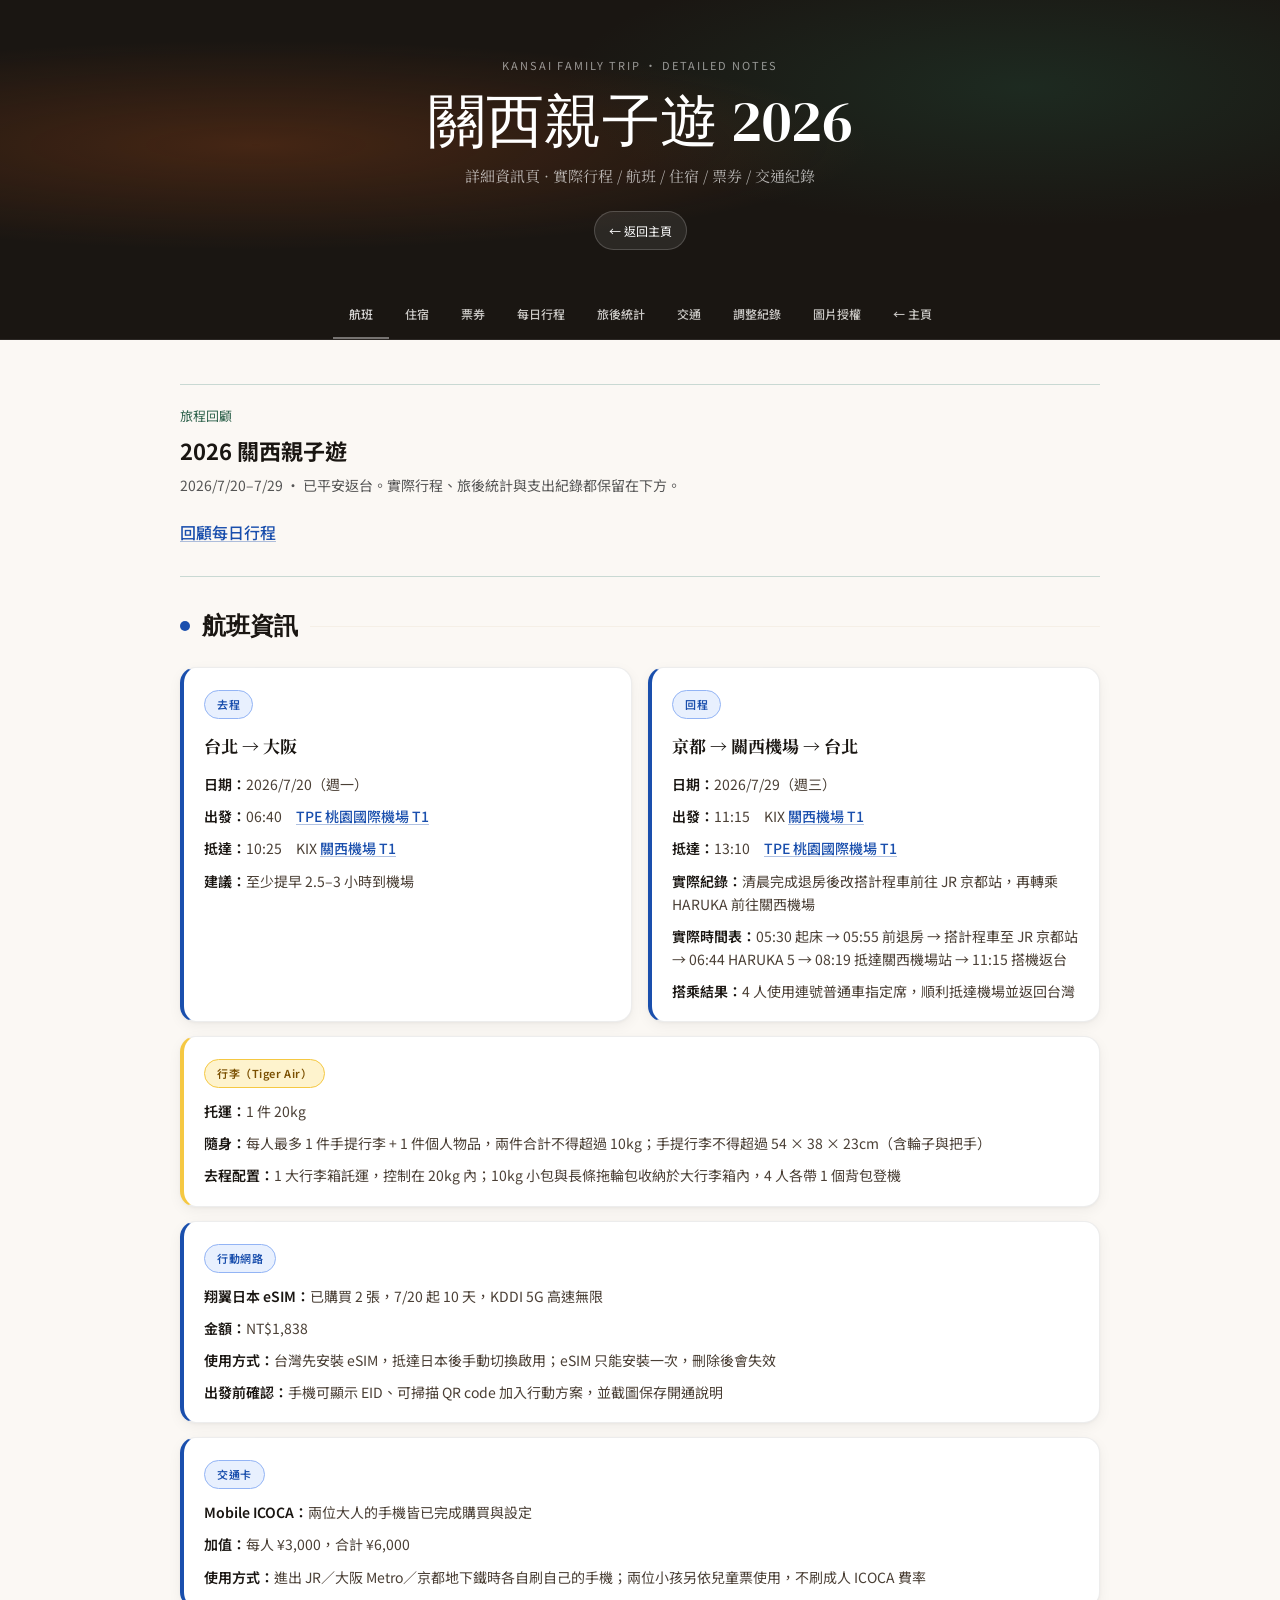
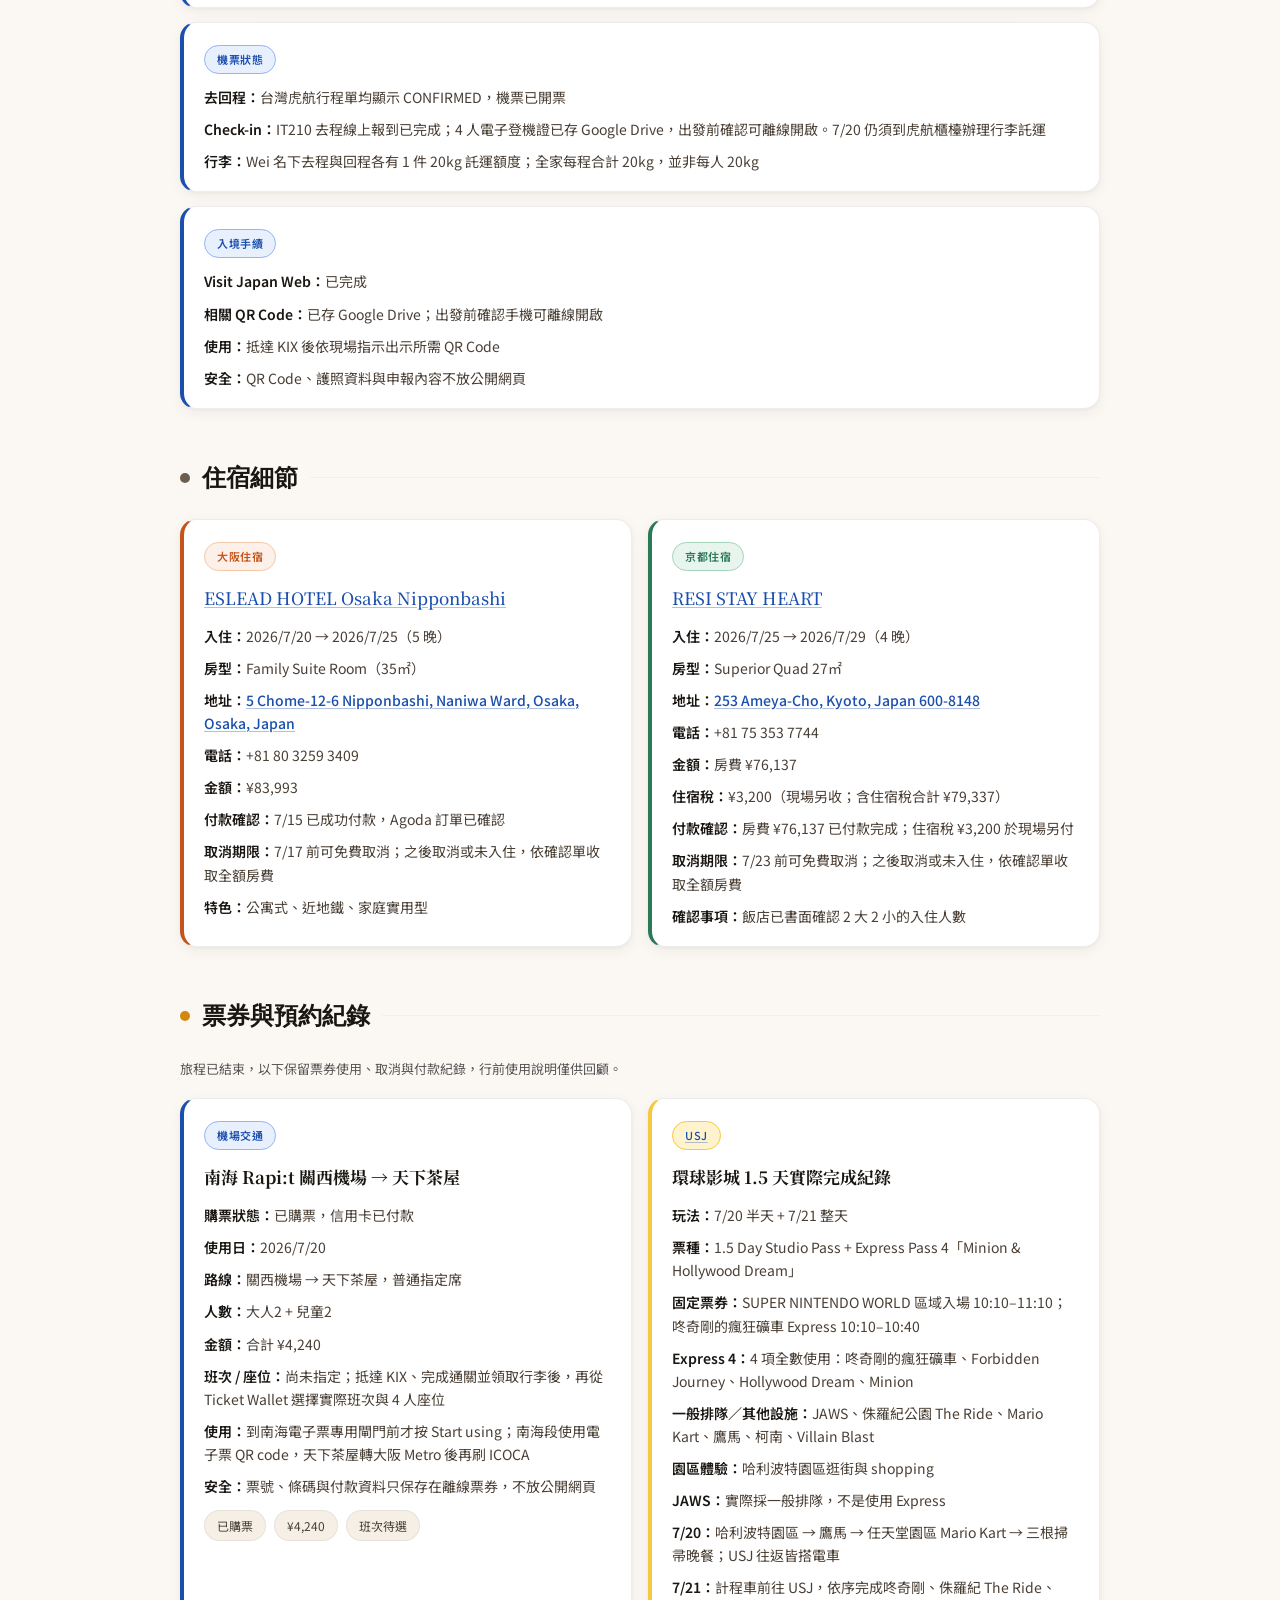
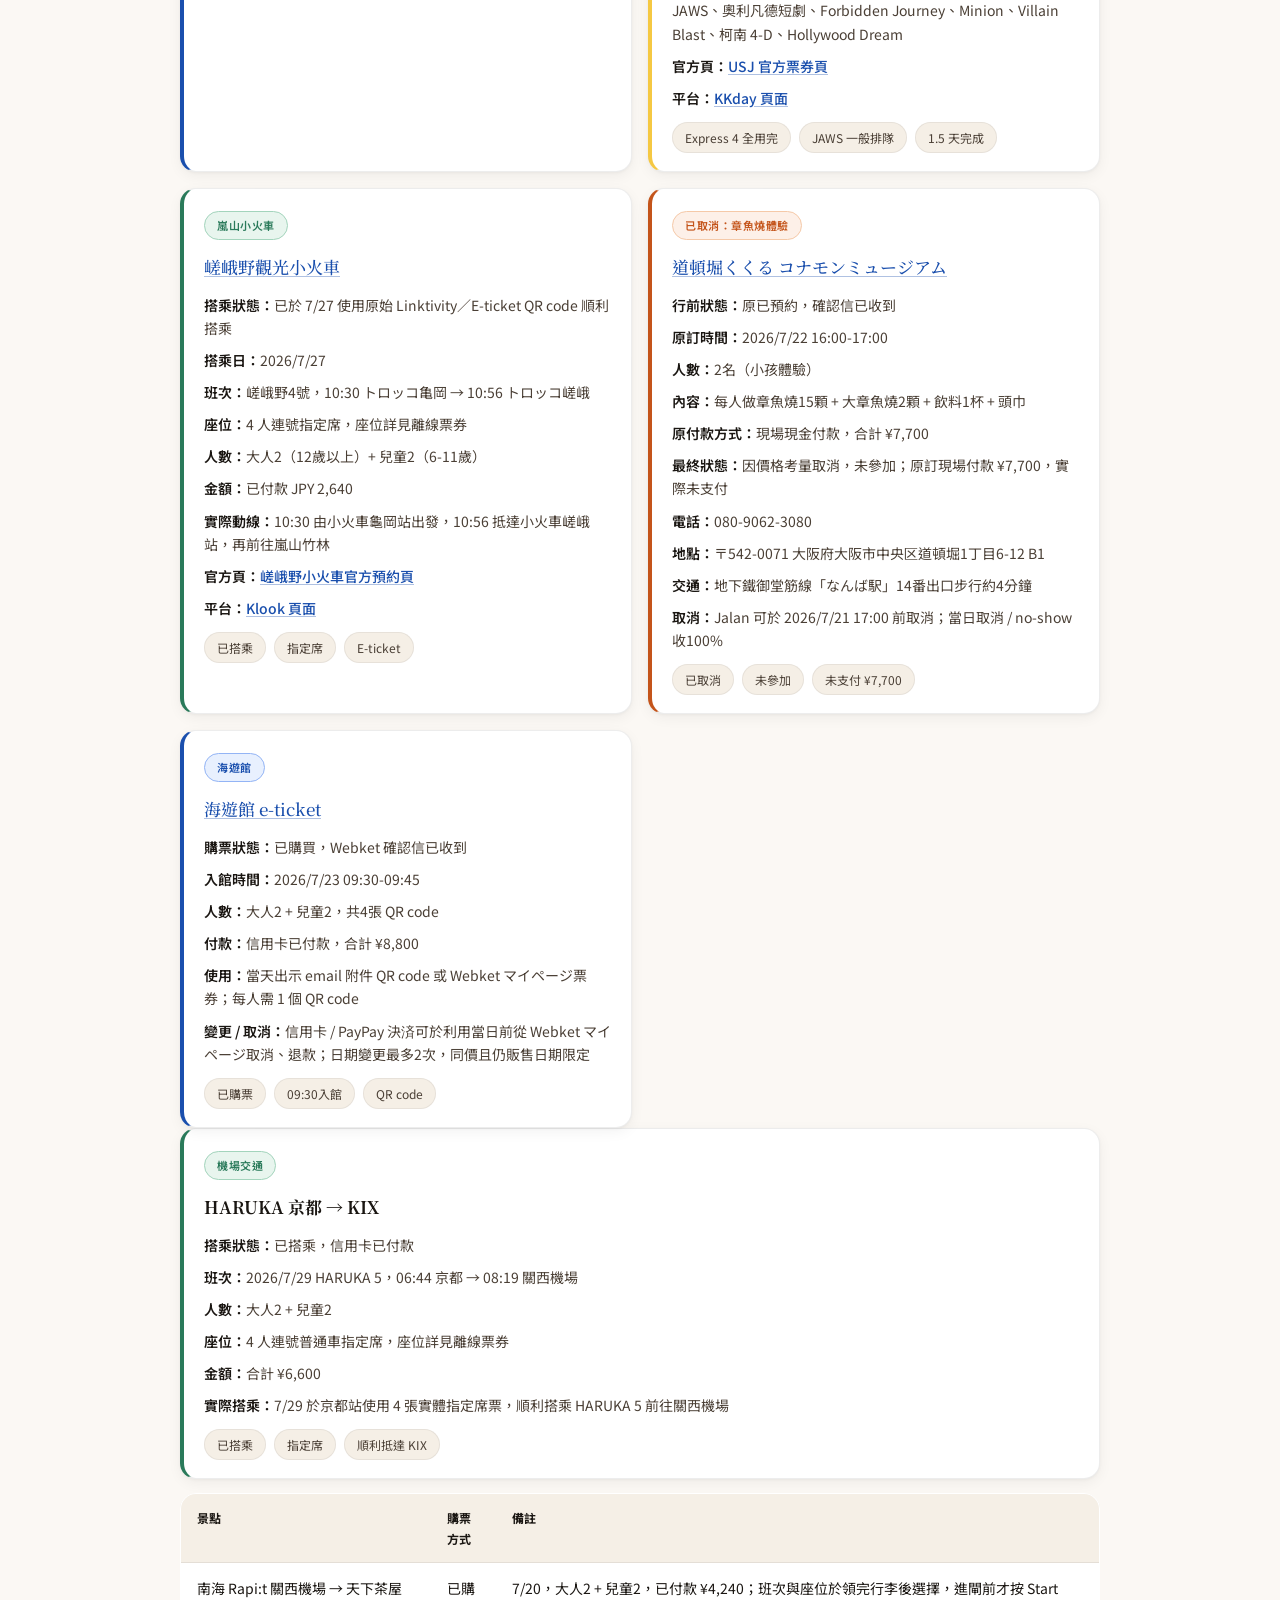
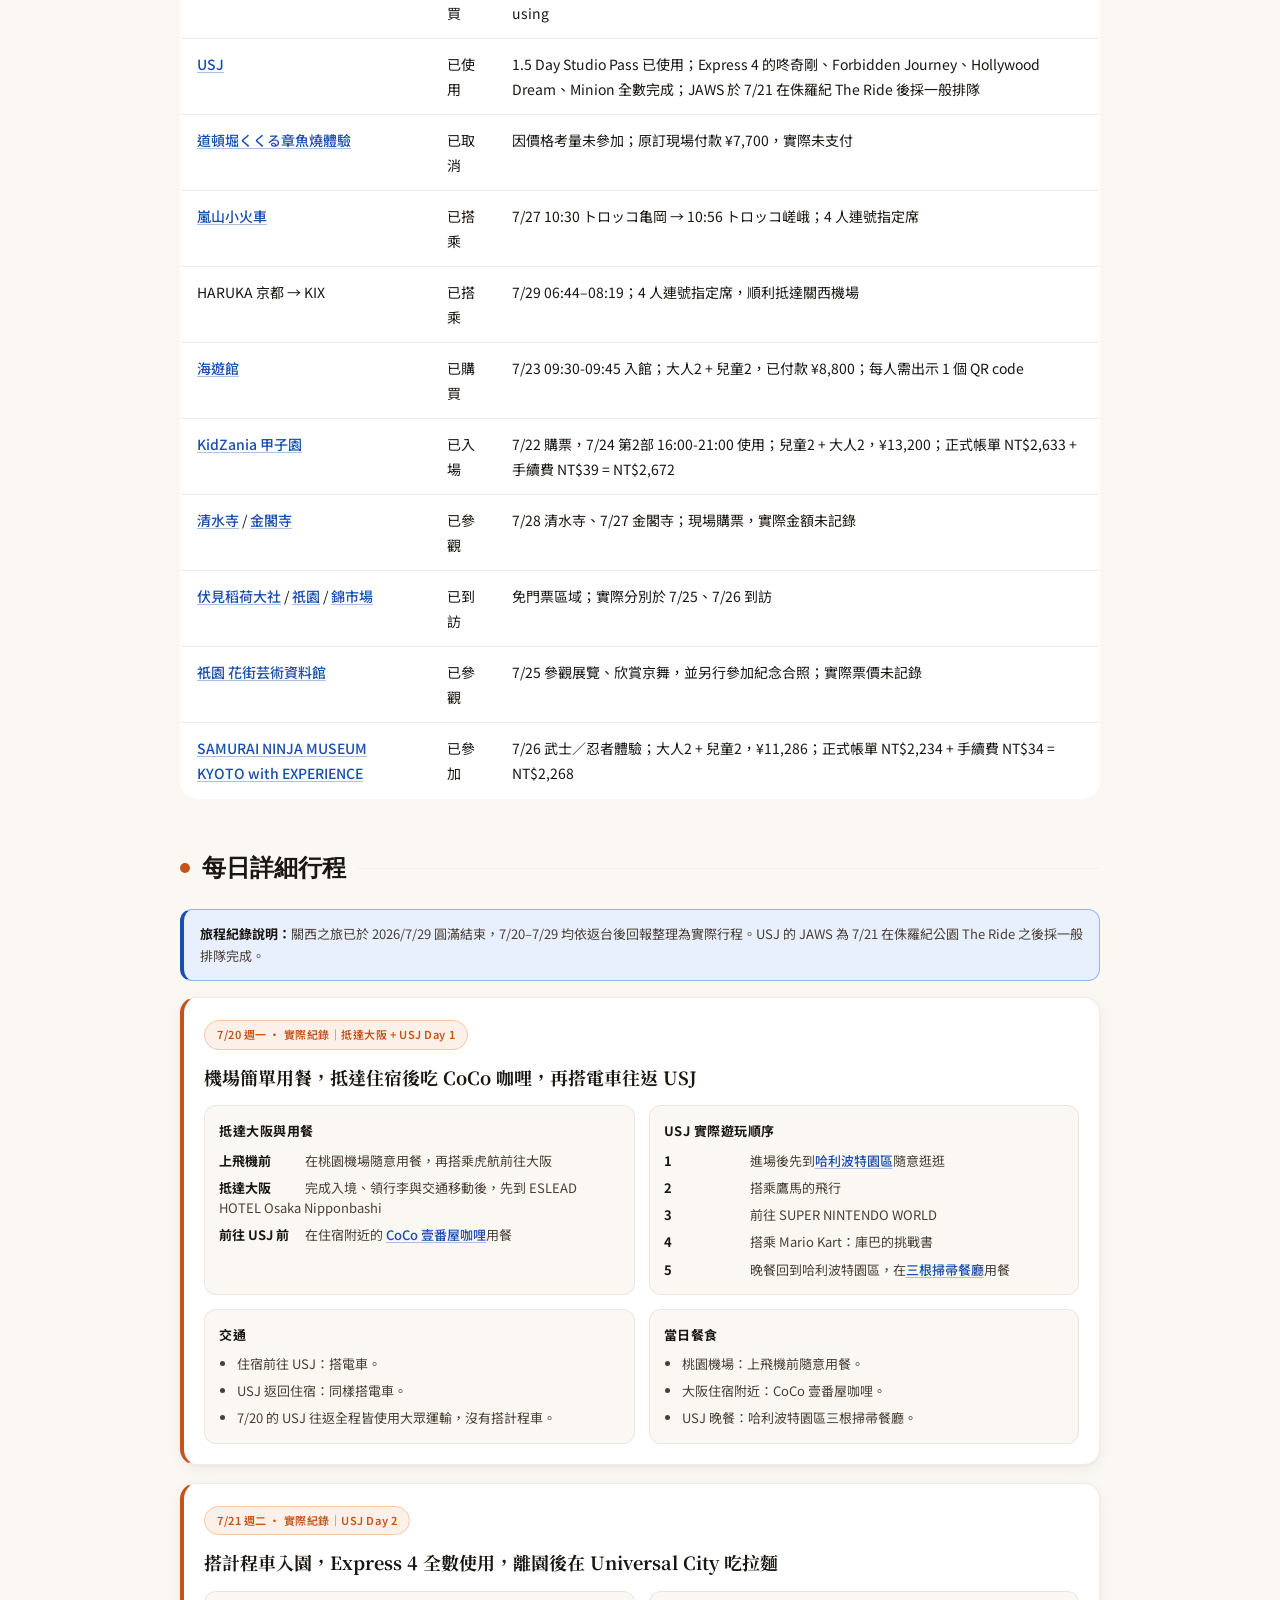
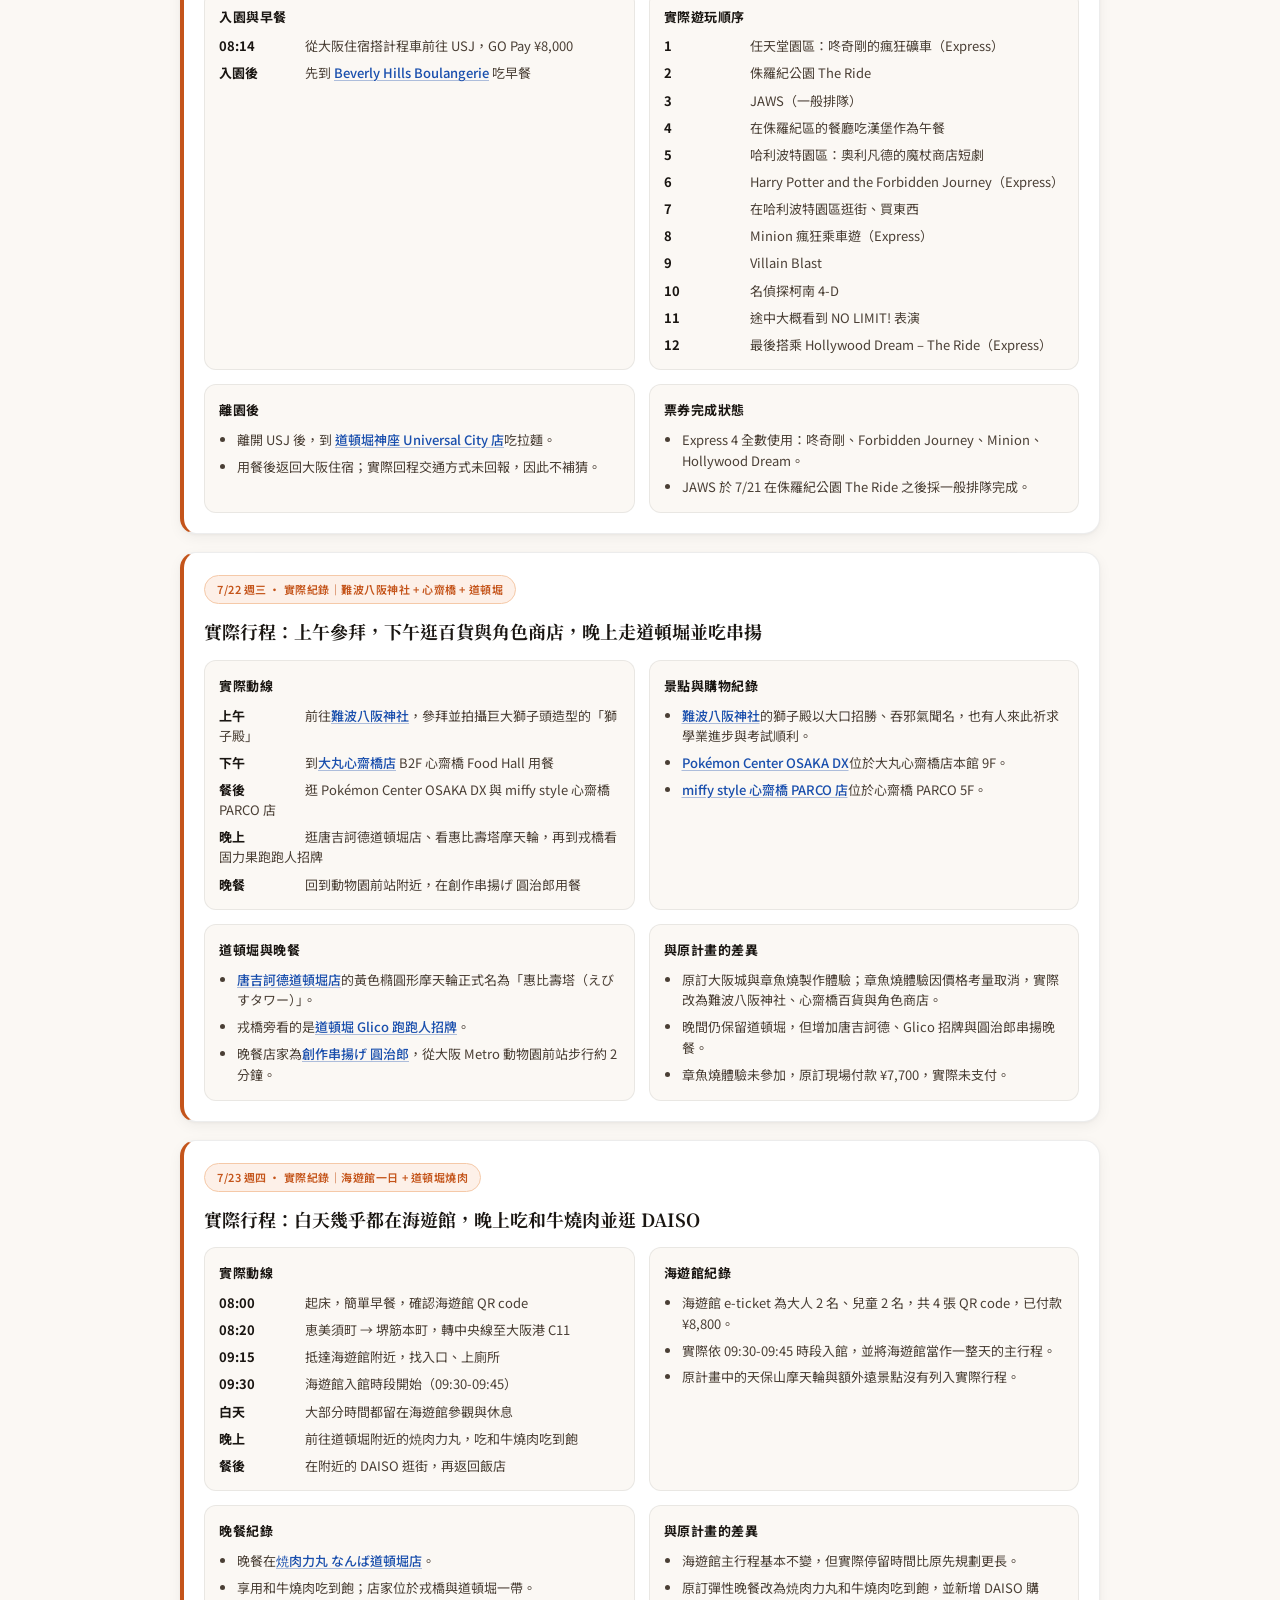
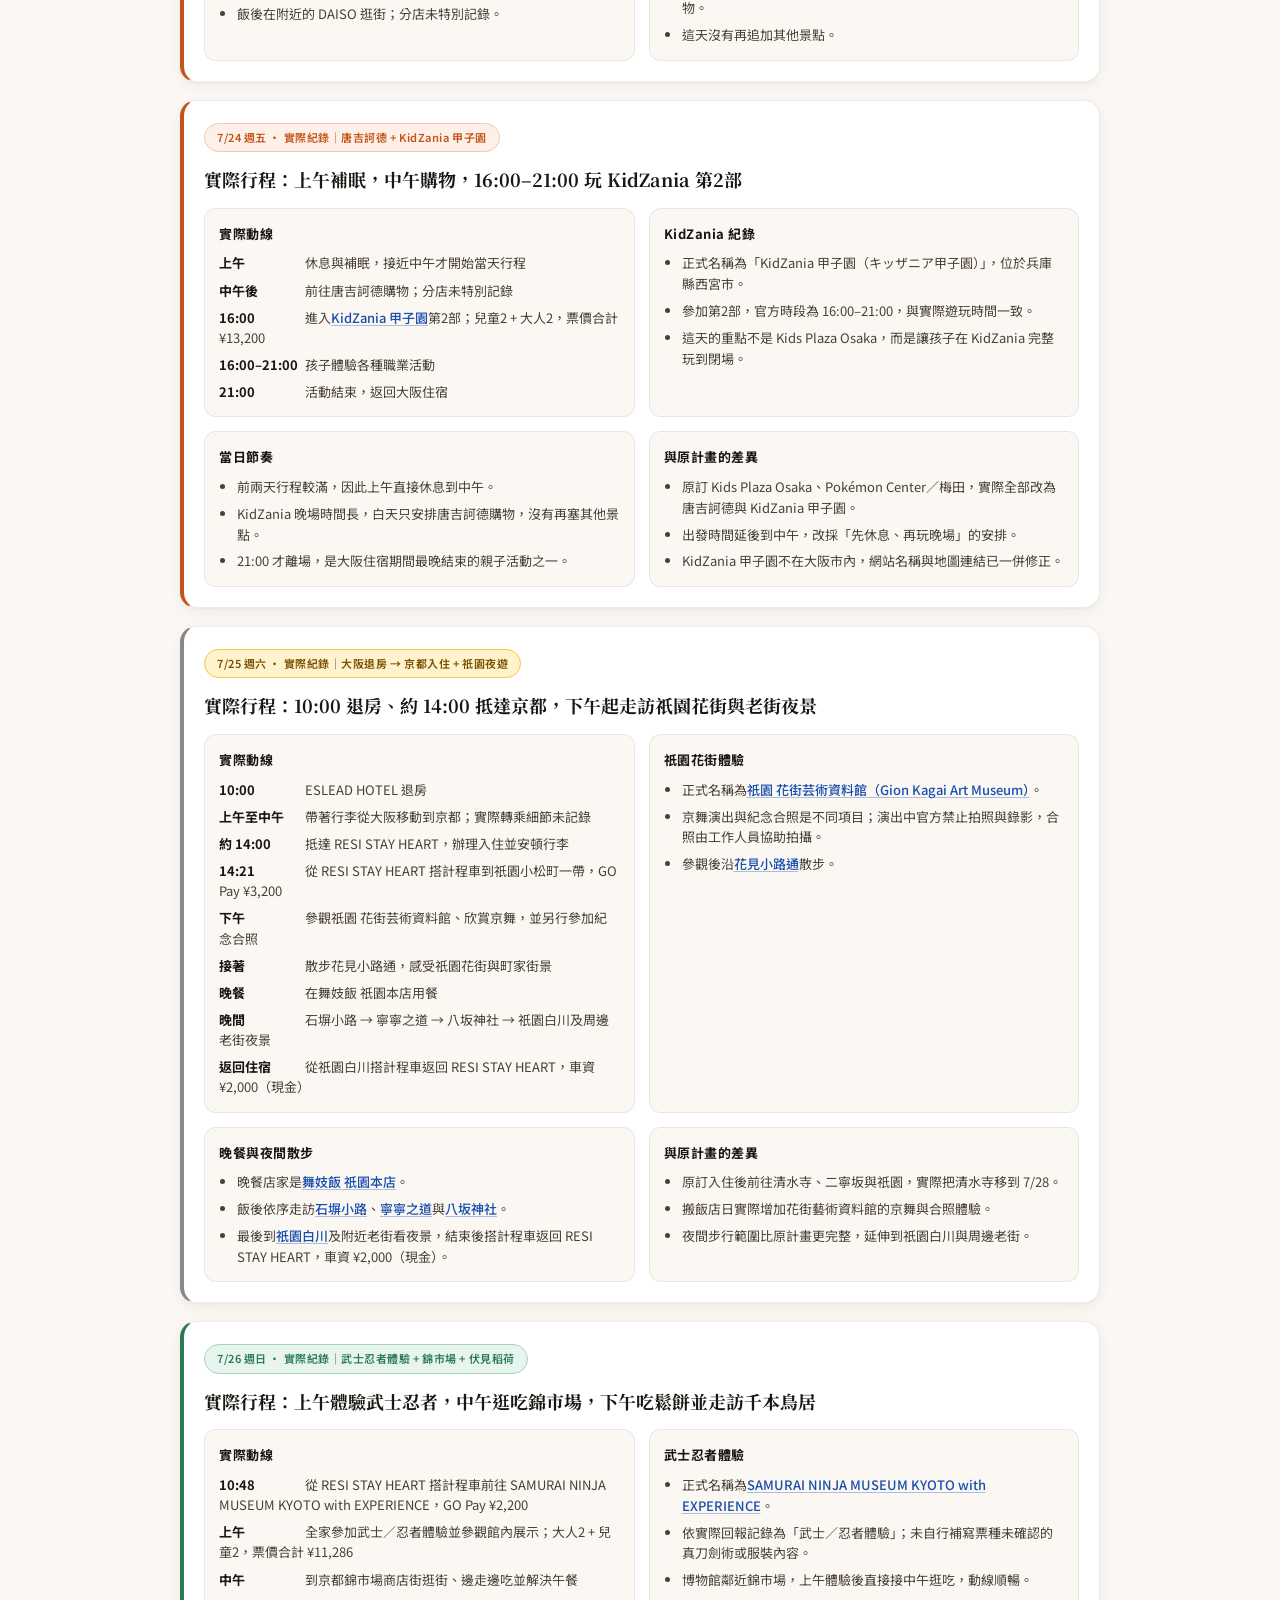
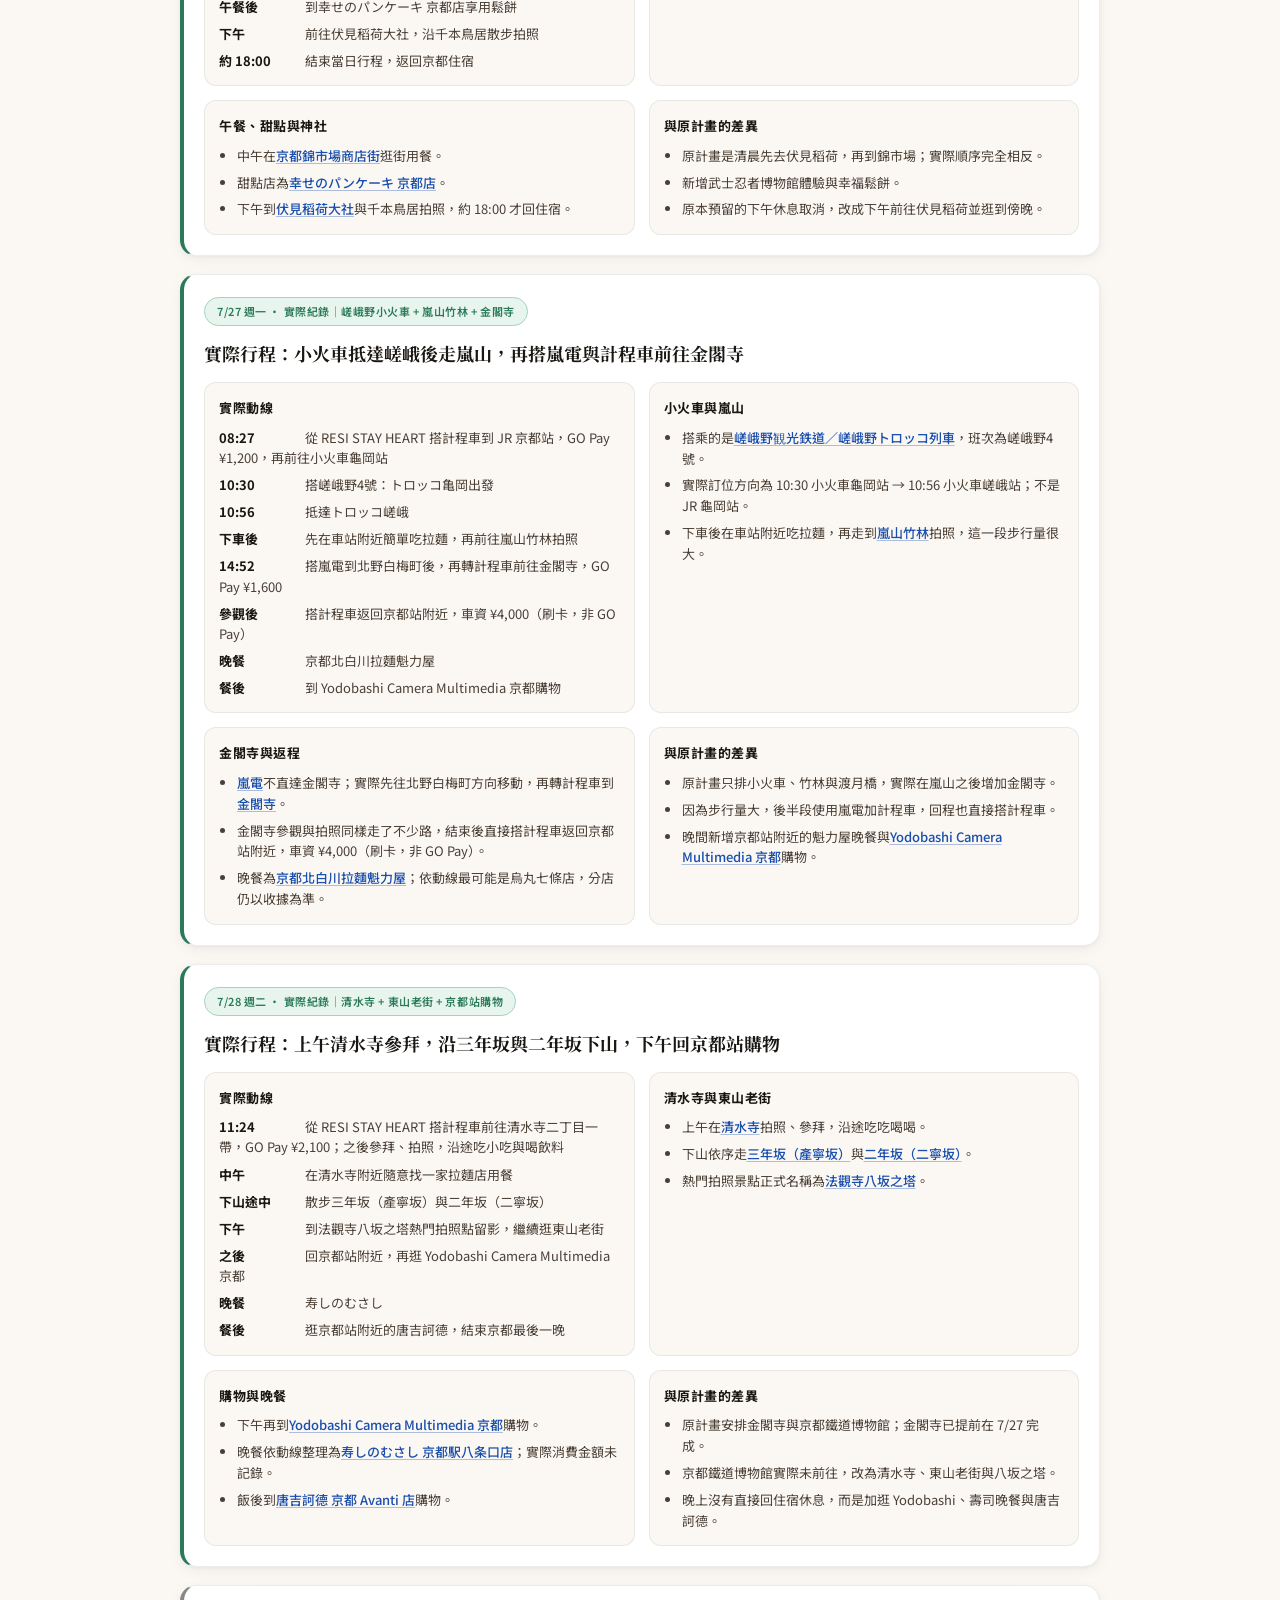
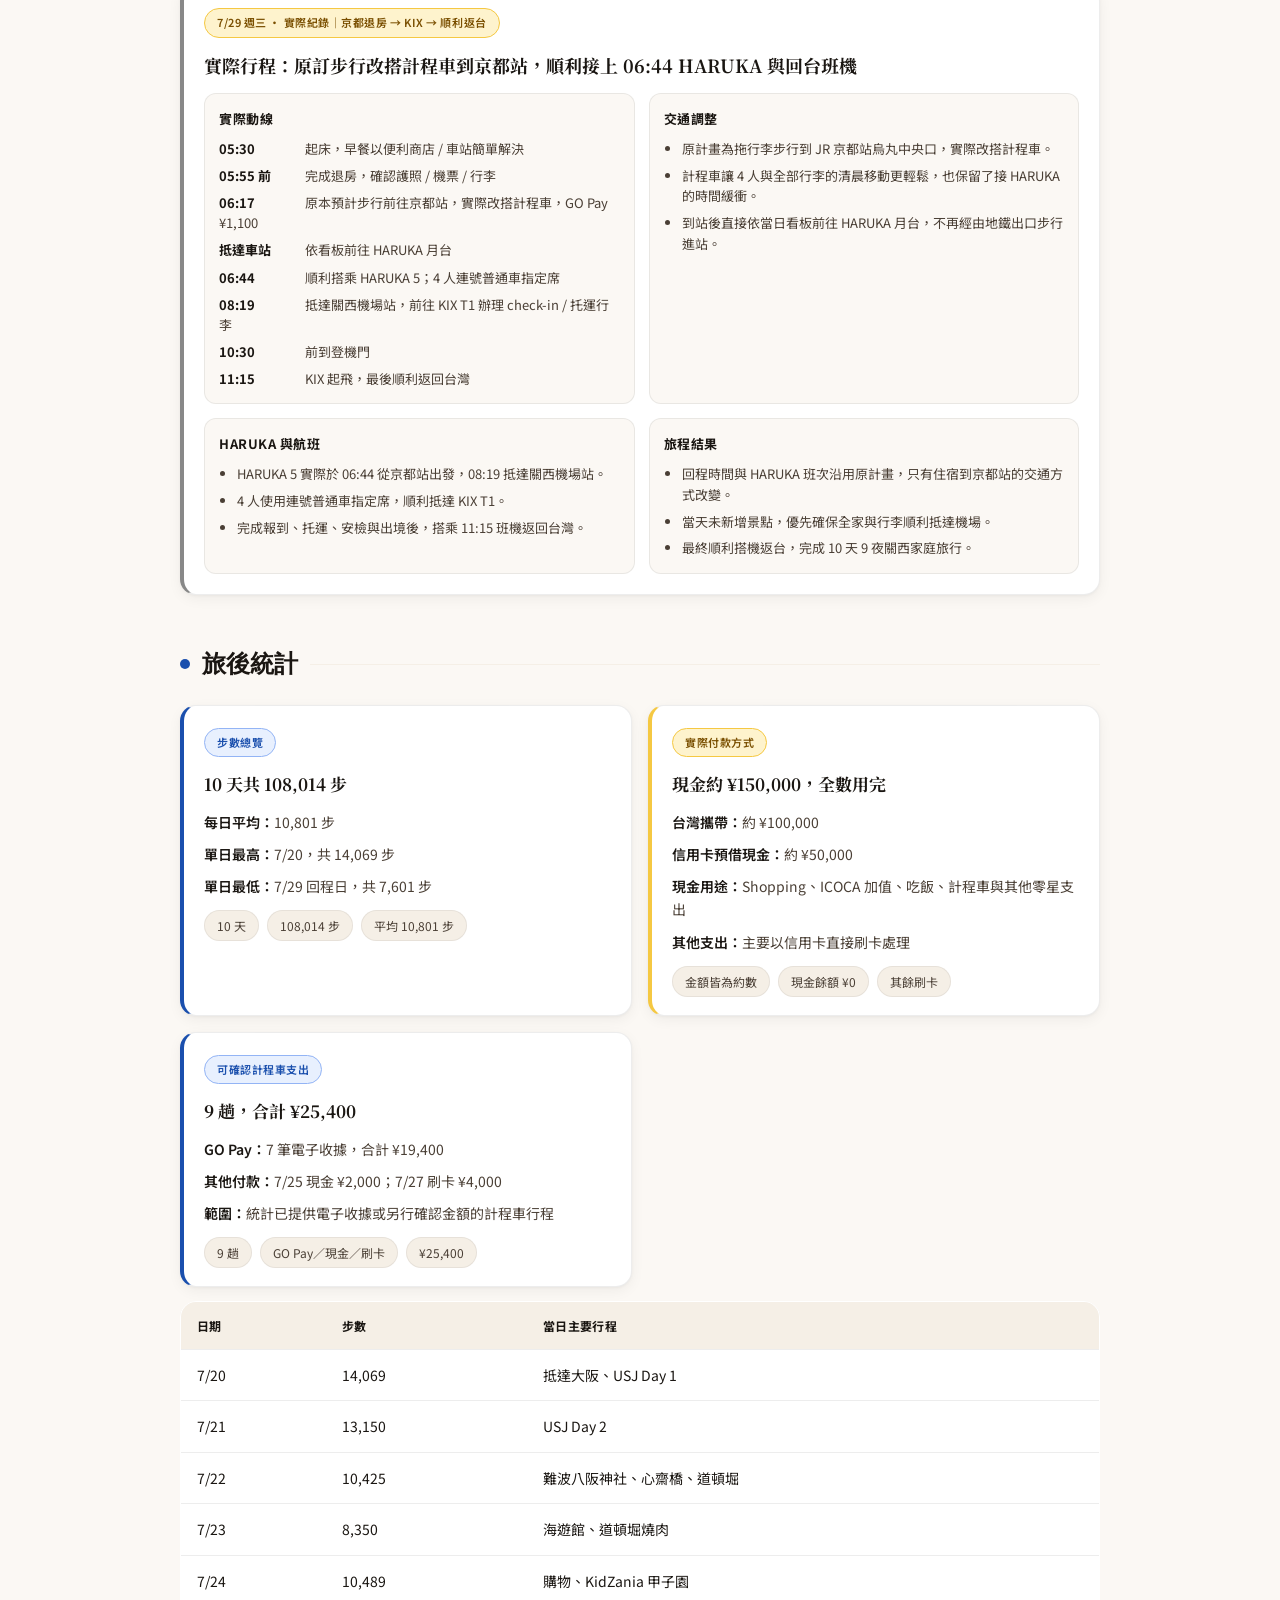
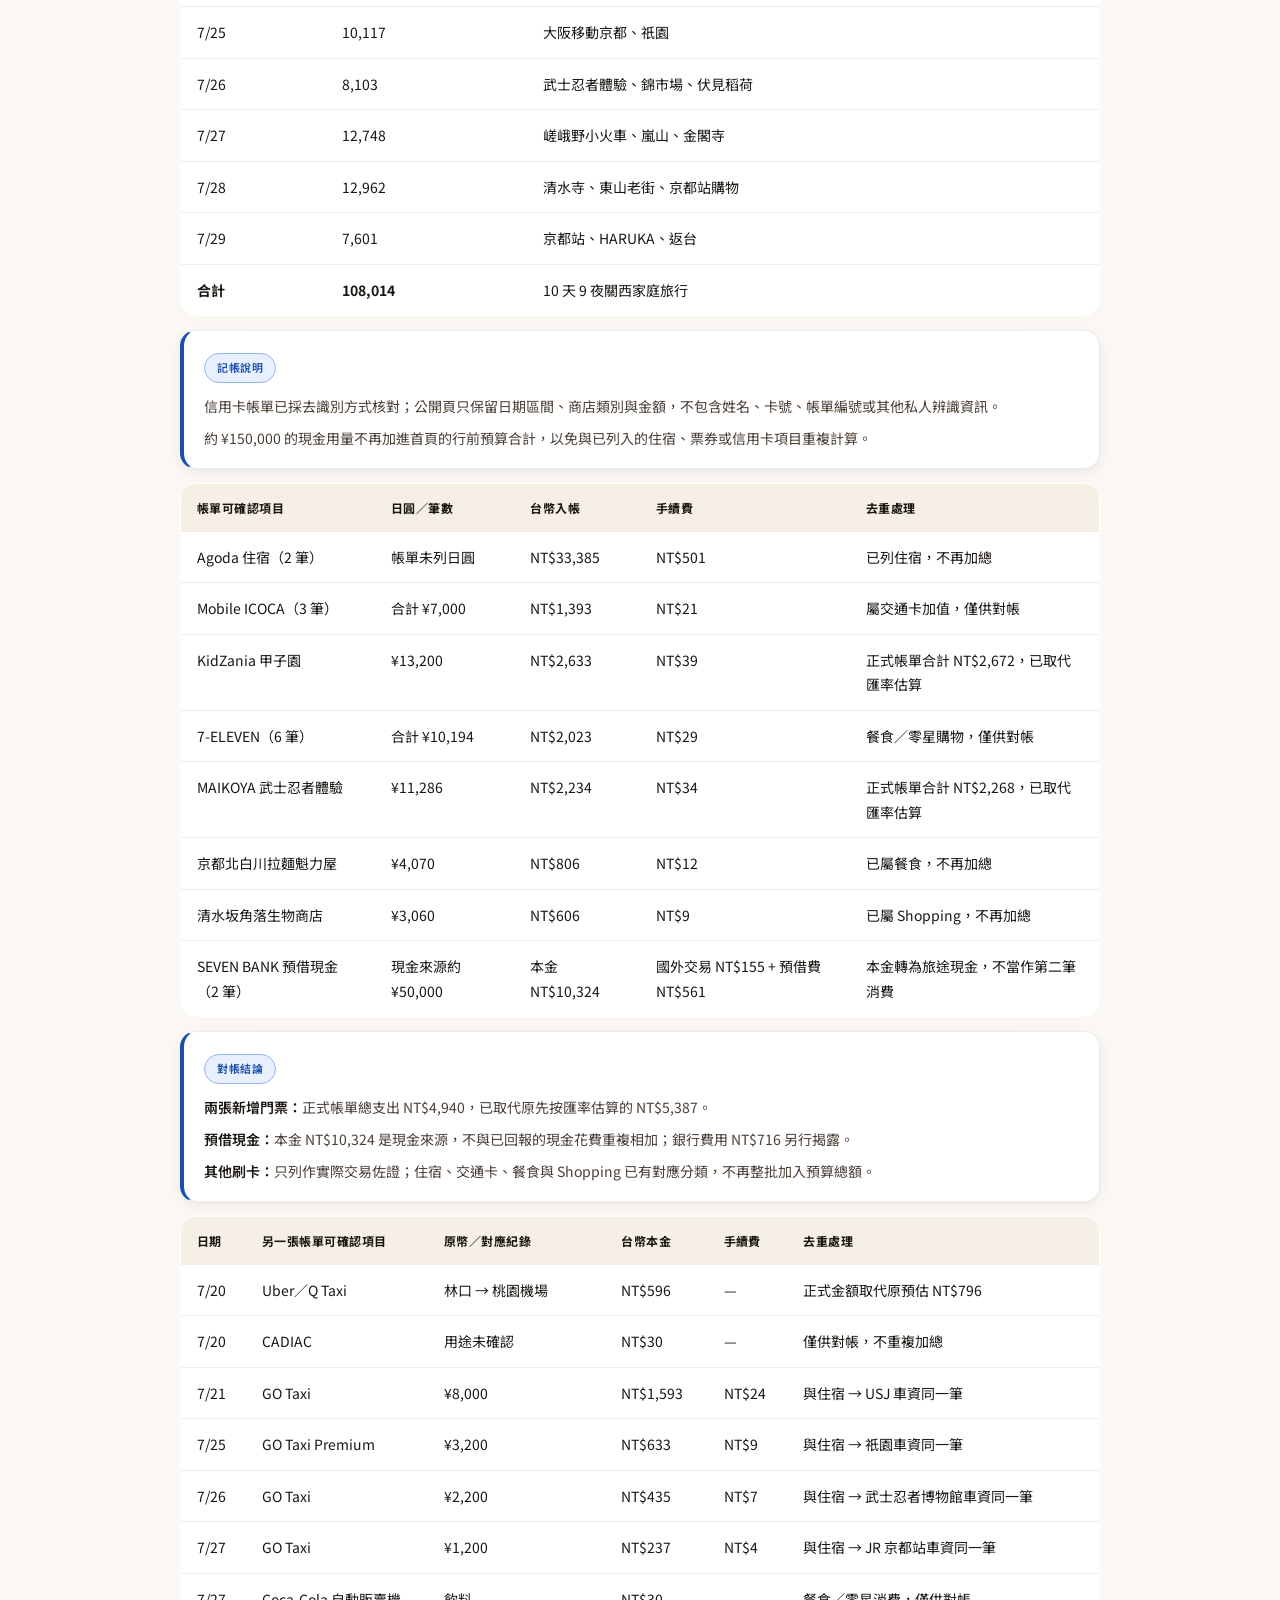
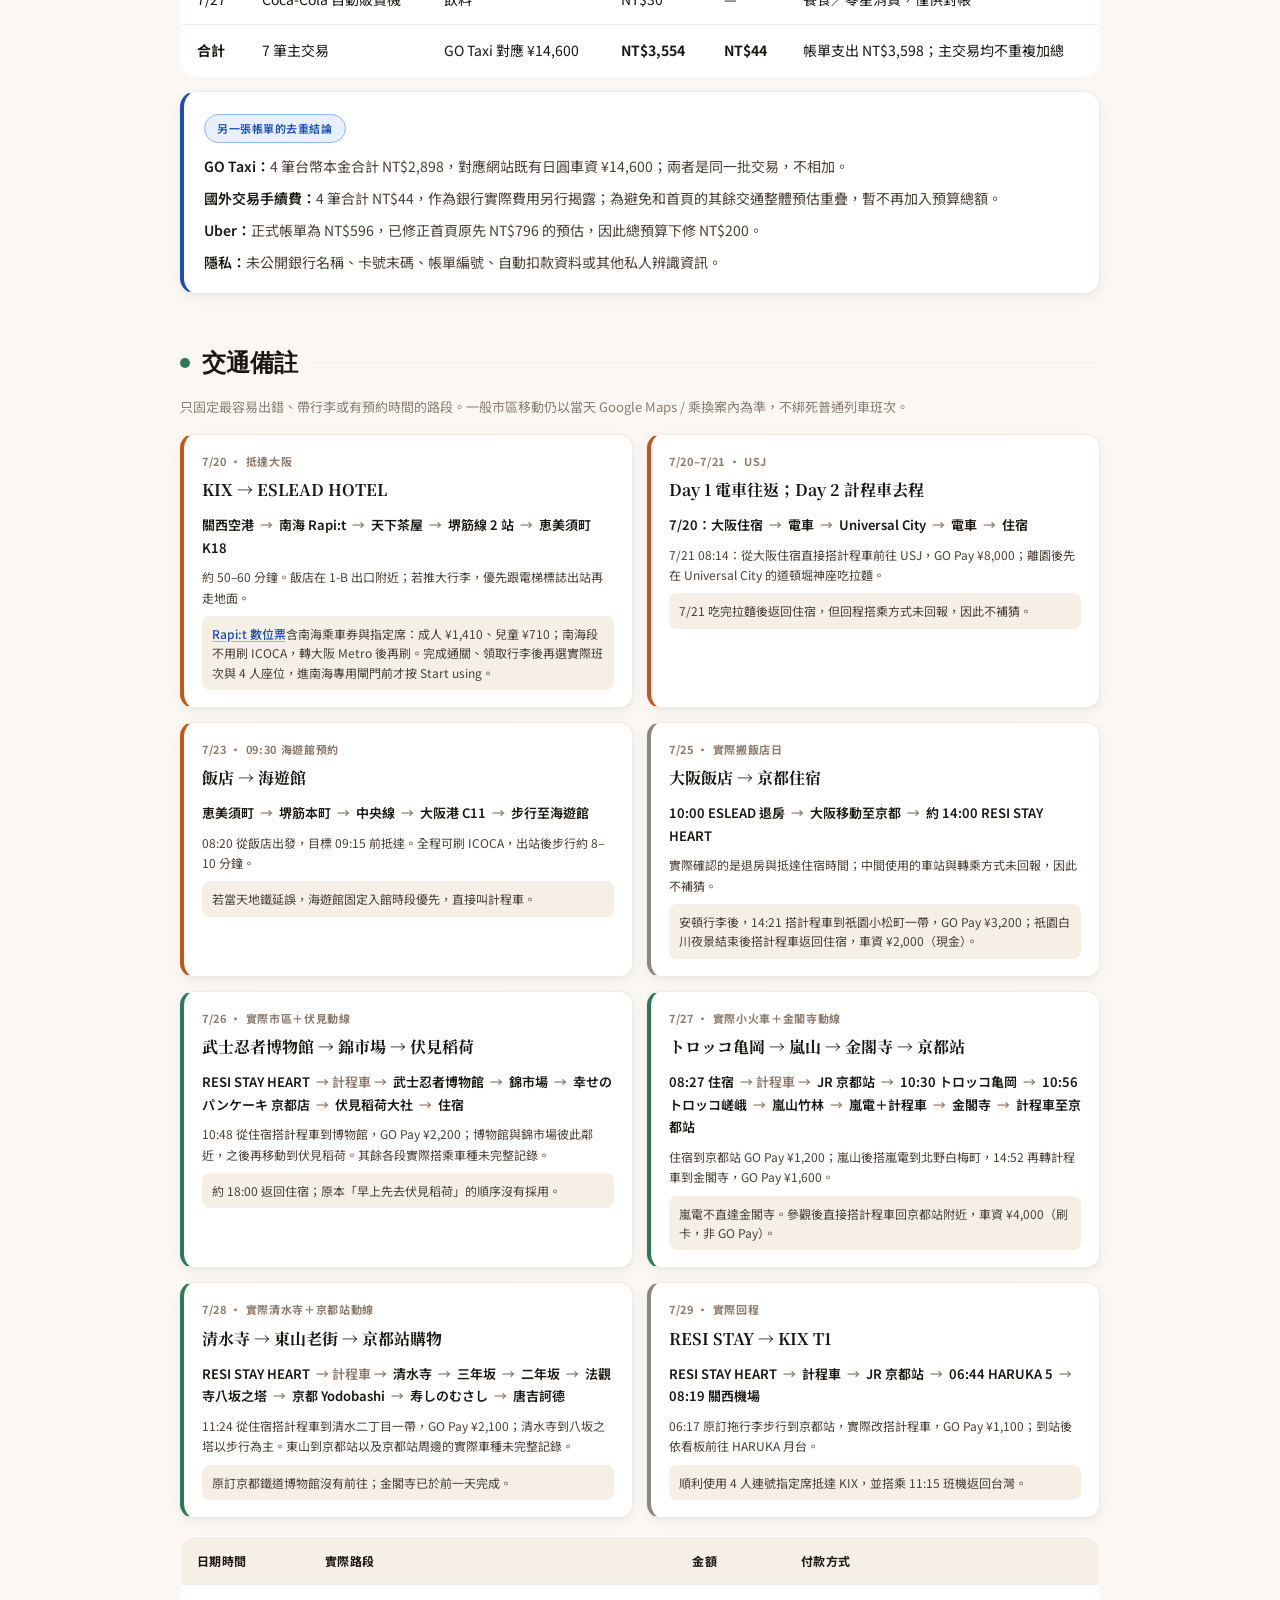
<file: details.html>
<!DOCTYPE html>
<html lang="zh-TW">
<head>
<meta charset="UTF-8">
<meta name="viewport" content="width=device-width, initial-scale=1.0">
<title>關西親子遊 2026 · 詳細資訊</title>
<link rel="preconnect" href="https://fonts.googleapis.com">
<link href="https://fonts.googleapis.com/css2?family=Noto+Serif+TC:wght@400;600;700&family=Noto+Sans+TC:wght@300;400;500;700&family=DM+Serif+Display:ital@0;1&display=swap" rel="stylesheet">
<style>
*,*::before,*::after{box-sizing:border-box;margin:0;padding:0}
:root{
  --osaka:#C4541A;--osaka-light:#FDF0E8;--osaka-mid:#F5C9A8;
  --kyoto:#2A7A5A;--kyoto-light:#E8F5EE;--kyoto-mid:#A3D4BC;
  --ink:#1A1612;--ink-soft:#4A3F35;--ink-muted:#8C7B6E;
  --paper:#FBF8F4;--paper-warm:#F5EFE6;--line:rgba(0,0,0,.07);
  --card:#fff;--blue:#1A4FAD;--blue-bg:#E8F0FE;--blue-mid:#93B4F5;
  --warn:#7A4F00;--warn-bg:#FEF3CD;--warn-mid:#F5C842;
  --shadow: 0 1px 3px rgba(0,0,0,.04), 0 4px 14px rgba(0,0,0,.05);
}
html{scroll-behavior:smooth}
body{font-family:'Noto Sans TC',sans-serif;background:var(--paper);color:var(--ink);line-height:1.75}

/* HERO */
.hero{background:var(--ink);color:#fff;padding:56px 24px 40px;position:relative;overflow:hidden;text-align:center}
.hero:before{content:'';position:absolute;inset:0;background:radial-gradient(ellipse 80% 60% at 20% 50%, rgba(196,84,26,.25) 0%, transparent 60%),radial-gradient(ellipse 60% 80% at 80% 30%, rgba(42,122,90,.2) 0%, transparent 60%)}
.hero>*{position:relative;z-index:1}
.eyebrow{font-size:11px;letter-spacing:.18em;text-transform:uppercase;color:rgba(255,255,255,.55);margin-bottom:14px}
.title{font-family:'DM Serif Display',serif;font-size:clamp(34px,7vw,58px);line-height:1.1}
.subtitle{font-family:'Noto Serif TC',serif;font-size:15px;color:rgba(255,255,255,.68);margin-top:10px}
.back-link{display:inline-block;margin-top:22px;padding:8px 14px;border:1px solid rgba(255,255,255,.18);border-radius:999px;background:rgba(255,255,255,.08);text-decoration:none;font-size:12px;color:#fff;transition:background .2s}
.back-link:hover{background:rgba(255,255,255,.14)}

/* LAYOUT */
.wrap{max-width:960px;margin:0 auto;padding:44px 20px 80px}
.section{margin-bottom:48px}
.section-head{display:flex;align-items:center;gap:12px;margin-bottom:20px}
.dot{width:10px;height:10px;border-radius:50%;flex-shrink:0}
.line{flex:1;height:1px;background:var(--paper-warm);border:none}
.section-title{font-family:'DM Serif Display',serif;font-size:24px}
.source-rule{margin:0 0 16px;padding:13px 16px;border:1px solid var(--blue-mid);border-left:4px solid var(--blue);border-radius:12px;background:var(--blue-bg);font-size:13px;line-height:1.7;color:var(--ink-soft)}
.source-rule strong{color:var(--ink);font-weight:700}
.source-rule.special{border-color:var(--warn-mid);border-left-color:var(--warn-mid);background:var(--warn-bg)}

/* CARDS */
.cards,.subgrid{display:grid;grid-template-columns:1fr 1fr;gap:16px}
.card{
  background:var(--card);
  border:1px solid var(--line);
  border-radius:16px;
  padding:20px 20px 18px;
  box-shadow:var(--shadow);
  transition:box-shadow .2s, transform .2s;
}
.card:hover{box-shadow:0 2px 8px rgba(0,0,0,.07), 0 8px 24px rgba(0,0,0,.07);transform:translateY(-1px)}
.card h3{font-family:'Noto Serif TC',serif;font-size:17px;margin-bottom:12px;color:var(--ink)}

/* Color-coded left border accent on cards */
.card.osaka-card { border-left: 4px solid var(--osaka); }
.card.kyoto-card  { border-left: 4px solid var(--kyoto); }
.card.blue-card   { border-left: 4px solid var(--blue); }
.card.warn-card   { border-left: 4px solid var(--warn-mid); }

/* LISTS */
.list{display:grid;gap:9px}
.list div{font-size:14px;color:var(--ink-soft);line-height:1.65}
.list div strong{color:var(--ink);font-weight:600}

/* TAGS */
.tag{display:inline-block;font-size:11px;font-weight:600;letter-spacing:.05em;padding:4px 12px;border-radius:999px;margin-bottom:12px}
.tag.osaka{background:var(--osaka-light);color:var(--osaka);border:1px solid var(--osaka-mid)}
.tag.kyoto{background:var(--kyoto-light);color:var(--kyoto);border:1px solid var(--kyoto-mid)}
.tag.info{background:var(--blue-bg);color:var(--blue);border:1px solid var(--blue-mid)}
.tag.warn{background:var(--warn-bg);color:var(--warn);border:1px solid var(--warn-mid)}

/* PILLS */
.pillrow{display:flex;flex-wrap:wrap;gap:8px;margin-top:12px}
.pill{font-size:12px;border-radius:999px;padding:4px 12px;background:var(--paper-warm);color:var(--ink-soft);border:1px solid rgba(0,0,0,.06)}

/* DAILY DETAIL */
.daily-stack{display:grid;gap:18px}
.day-detail{background:#fff;border:1px solid var(--line);border-radius:16px;padding:20px;box-shadow:var(--shadow);border-left:4px solid var(--blue)}
.day-detail.osaka{border-left-color:var(--osaka)}
.day-detail.kyoto{border-left-color:var(--kyoto)}
.day-detail.travel{border-left-color:#888}
.day-detail h3{font-family:'Noto Serif TC',serif;font-size:18px;margin:0 0 12px;color:var(--ink)}
.day-detail-grid{display:grid;grid-template-columns:1fr 1fr;gap:14px;margin-top:12px}
.detail-box{background:var(--paper);border:1px solid var(--line);border-radius:12px;padding:14px}
.detail-box h4{font-size:13px;margin-bottom:8px;color:var(--ink);letter-spacing:.04em}
.detail-box ul{padding-left:18px;display:grid;gap:6px}
.detail-box li{font-size:13px;color:var(--ink-soft);line-height:1.6}
.time-list{display:grid;gap:7px}
.time-list div{font-size:13px;color:var(--ink-soft);line-height:1.55}
.time-list strong{display:inline-block;min-width:86px;color:var(--ink)}

/* KEY TRANSPORT ROUTES */
.route-intro{font-size:13px;color:var(--ink-muted);margin:-8px 0 16px;line-height:1.7}
.route-grid{display:grid;grid-template-columns:1fr 1fr;gap:14px;margin-bottom:18px}
.route-card{background:#fff;border:1px solid var(--line);border-radius:14px;padding:17px 18px;box-shadow:var(--shadow);border-left:4px solid var(--blue)}
.route-card.osaka{border-left-color:var(--osaka)}
.route-card.kyoto{border-left-color:var(--kyoto)}
.route-card.travel{border-left-color:#888}
.route-date{font-size:11px;font-weight:700;letter-spacing:.06em;color:var(--ink-muted);margin-bottom:5px}
.route-card h3{font-family:'Noto Serif TC',serif;font-size:16px;margin:0 0 10px;color:var(--ink)}
.route-path{font-size:13px;font-weight:600;color:var(--ink);line-height:1.75;margin-bottom:8px}
.route-path .arrow{color:var(--ink-muted);padding:0 3px}
.route-meta{font-size:12px;color:var(--ink-soft);line-height:1.7}
.route-note{margin-top:8px;padding:8px 10px;border-radius:8px;background:var(--paper-warm);font-size:12px;color:var(--ink-soft);line-height:1.6}

/* TABLE */
table{width:100%;border-collapse:collapse;background:#fff;border:1px solid var(--line);border-radius:16px;overflow:hidden;box-shadow:var(--shadow)}
.table-wrap{width:100%;overflow-x:auto;-webkit-overflow-scrolling:touch;border-radius:16px}
.table-wrap table{min-width:680px}
th,td{padding:13px 16px;border-bottom:1px solid var(--line);text-align:left;font-size:14px;vertical-align:top}
tr:last-child td{border-bottom:none}
th{background:var(--paper-warm);font-weight:700;color:var(--ink);font-size:12px;letter-spacing:.04em;text-transform:uppercase}
tr:hover td{background:rgba(0,0,0,.015)}

/* FOOTER */
.footer{text-align:center;color:var(--ink-muted);font-size:12px;padding-top:16px}

@media(max-width:720px){
  .cards,.subgrid{grid-template-columns:1fr}
  .day-detail-grid{grid-template-columns:1fr}
  .route-grid{grid-template-columns:1fr}
  th,td{font-size:13px;padding:11px 13px}
  .wrap{padding:32px 16px 60px}
}

.map-link{color:var(--blue);text-decoration:underline;text-decoration-color:rgba(26,79,173,.35);text-underline-offset:2px;font-weight:500}
.map-link:hover{opacity:.9;text-decoration-color:rgba(26,79,173,.65)}

/* === STICKY NAV === */
.sticky-nav{position:sticky;top:0;z-index:100;background:var(--ink);border-bottom:1px solid rgba(255,255,255,.08);display:flex;justify-content:center;gap:0;padding:0 16px;overflow-x:auto;scrollbar-width:none}
.sticky-nav::-webkit-scrollbar{display:none}
.sticky-nav a{font-family:'Noto Sans TC',sans-serif;font-size:12px;font-weight:500;letter-spacing:.06em;color:rgba(255,255,255,.42);padding:13px 16px;cursor:pointer;border-bottom:2px solid transparent;white-space:nowrap;transition:color .2s,border-color .2s;text-decoration:none;display:block}
.sticky-nav a:hover,.sticky-nav a.active{color:rgba(255,255,255,.85);border-color:rgba(255,255,255,.4)}

/* === BACK TO TOP BUTTON === */
.back-to-top{display:inline-flex;align-items:center;gap:6px;padding:9px 16px;border:1px solid rgba(255,255,255,.18);border-radius:999px;background:rgba(255,255,255,.08);text-decoration:none;font-size:12px;color:rgba(255,255,255,.75);transition:background .2s}
.back-to-top:hover{background:rgba(255,255,255,.14)}

</style>
<link rel="stylesheet" href="assets/trip.css">
<script src="assets/trip.js" defer></script>
</head>
<body id="top">
<header class="hero">
<div class="eyebrow">Kansai Family Trip · Detailed Notes</div>
<div class="title">關西親子遊 2026</div>
<div class="subtitle">詳細資訊頁 · 實際行程 / 航班 / 住宿 / 票券 / 交通紀錄</div>
<a class="back-link" href="./">← 返回主頁</a>
</header>

<nav class="sticky-nav" aria-label="詳細資訊導覽">
  <a href="#flights">航班</a>
  <a href="#hotels-detail">住宿</a>
  <a href="#tickets">票券</a>
  <a href="#daily-detail">每日行程</a>
  <a href="#trip-stats-detail">旅後統計</a>
  <a href="#transport">交通</a>
  <a href="#backup">調整紀錄</a>
  <a href="#credits">圖片授權</a>
  <a href="./">← 主頁</a>
</nav>

<main class="wrap">
<section class="trip-status" aria-label="旅程狀態">
  <div class="trip-status-label" data-status-label>旅程日期</div>
  <h2 data-status-title>2026 關西親子遊</h2>
  <p data-status-note>2026/7/20–7/29 · 10 天 9 夜</p>
  <div class="trip-countdown" hidden><strong data-cd-days>--</strong>天 <strong data-cd-hours>--</strong>小時 <strong data-cd-minutes>--</strong>分鐘</div>
  <a class="map-link" data-status-action href="./#osaka">查看每日行程</a>
</section>

<section class="section" id="flights">
<div class="section-head"><div class="dot" style="background:#1A4FAD"></div><h2 class="section-title">航班資訊</h2><hr class="line"></div>
<div class="cards">
<div class="card blue-card">
<span class="tag info">去程</span>
<h3>台北 → 大阪</h3>
<div class="list">
<div><strong>日期：</strong>2026/7/20（週一）</div>
<div><strong>出發：</strong>06:40　<a class="map-link" href="https://www.google.com/maps/search/?api=1&query=Taoyuan+International+Airport+Terminal+1" target="_blank" rel="noopener">TPE 桃園國際機場 T1</a></div>
<div><strong>抵達：</strong>10:25　KIX <a class="map-link" href="https://www.google.com/maps/search/?api=1&query=Kansai+International+Airport+Terminal+1" target="_blank" rel="noopener">關西機場 T1</a></div>
<div><strong>建議：</strong>至少提早 2.5–3 小時到機場</div>
</div>
</div>
<div class="card blue-card">
<span class="tag info">回程</span>
<h3>京都 → 關西機場 → 台北</h3>
<div class="list">
<div><strong>日期：</strong>2026/7/29（週三）</div>
<div><strong>出發：</strong>11:15　KIX <a class="map-link" href="https://www.google.com/maps/search/?api=1&query=Kansai+International+Airport+Terminal+1" target="_blank" rel="noopener">關西機場 T1</a></div>
<div><strong>抵達：</strong>13:10　<a class="map-link" href="https://www.google.com/maps/search/?api=1&query=Taoyuan+International+Airport+Terminal+1" target="_blank" rel="noopener">TPE 桃園國際機場 T1</a></div>
<div><strong>實際紀錄：</strong>清晨完成退房後改搭計程車前往 JR 京都站，再轉乘 HARUKA 前往關西機場</div>
<div><strong>實際時間表：</strong>05:30 起床 → 05:55 前退房 → 搭計程車至 JR 京都站 → 06:44 HARUKA 5 → 08:19 抵達關西機場站 → 11:15 搭機返台</div>
<div><strong>搭乘結果：</strong>4 人使用連號普通車指定席，順利抵達機場並返回台灣</div>
</div>
</div>
</div>
<div class="card warn-card" style="margin-top:14px">
<span class="tag warn">行李（Tiger Air）</span>
<div class="list">
<div><strong>托運：</strong>1 件 20kg</div>
<div><strong>隨身：</strong>每人最多 1 件手提行李 + 1 件個人物品，兩件合計不得超過 10kg；手提行李不得超過 54 × 38 × 23cm（含輪子與把手）</div>
<div><strong>去程配置：</strong>1 大行李箱託運，控制在 20kg 內；10kg 小包與長條拖輪包收納於大行李箱內，4 人各帶 1 個背包登機</div>
</div>
</div>
<div class="card blue-card" style="margin-top:14px">
<span class="tag info">行動網路</span>
<div class="list">
<div><strong>翔翼日本 eSIM：</strong>已購買 2 張，7/20 起 10 天，KDDI 5G 高速無限</div>
<div><strong>金額：</strong>NT$1,838</div>
<div><strong>使用方式：</strong>台灣先安裝 eSIM，抵達日本後手動切換啟用；eSIM 只能安裝一次，刪除後會失效</div>
<div><strong>出發前確認：</strong>手機可顯示 EID、可掃描 QR code 加入行動方案，並截圖保存開通說明</div>
</div>
</div>
<div class="card blue-card" style="margin-top:14px">
<span class="tag info">交通卡</span>
<div class="list">
<div><strong>Mobile ICOCA：</strong>兩位大人的手機皆已完成購買與設定</div>
<div><strong>加值：</strong>每人 ¥3,000，合計 ¥6,000</div>
<div><strong>使用方式：</strong>進出 JR／大阪 Metro／京都地下鐵時各自刷自己的手機；兩位小孩另依兒童票使用，不刷成人 ICOCA 費率</div>
</div>
</div>
<div class="card blue-card" style="margin-top:14px">
<span class="tag info">機票狀態</span>
<div class="list">
<div><strong>去回程：</strong>台灣虎航行程單均顯示 CONFIRMED，機票已開票</div>
<div><strong>Check-in：</strong>IT210 去程線上報到已完成；4 人電子登機證已存 Google Drive，出發前確認可離線開啟。7/20 仍須到虎航櫃檯辦理行李託運</div>
<div><strong>行李：</strong>Wei 名下去程與回程各有 1 件 20kg 託運額度；全家每程合計 20kg，並非每人 20kg</div>
</div>
</div>
<div class="card blue-card" style="margin-top:14px">
<span class="tag info">入境手續</span>
<div class="list">
<div><strong>Visit Japan Web：</strong>已完成</div>
<div><strong>相關 QR Code：</strong>已存 Google Drive；出發前確認手機可離線開啟</div>
<div><strong>使用：</strong>抵達 KIX 後依現場指示出示所需 QR Code</div>
<div><strong>安全：</strong>QR Code、護照資料與申報內容不放公開網頁</div>
</div>
</div>
</section>

<section class="section" id="hotels-detail">
<div class="section-head"><div class="dot" style="background:#6B5E4E"></div><h2 class="section-title">住宿細節</h2><hr class="line"></div>
<div class="cards">
<div class="card osaka-card">
<span class="tag osaka">大阪住宿</span>
<h3><a class="map-link" href="https://www.google.com/maps/search/?api=1&query=ESLEAD+HOTEL+Osaka+Nipponbashi" target="_blank" rel="noopener">ESLEAD HOTEL Osaka Nipponbashi</a></h3>
<div class="list">
<div><strong>入住：</strong>2026/7/20 → 2026/7/25（5 晚）</div>
<div><strong>房型：</strong>Family Suite Room（35㎡）</div>
<div><strong>地址：</strong><a class="map-link" href="https://www.google.com/maps/search/?api=1&query=5+Chome-12-6+Nipponbashi,+Naniwa+Ward,+Osaka,+Osaka,+Japan" target="_blank" rel="noopener">5 Chome-12-6 Nipponbashi, Naniwa Ward, Osaka, Osaka, Japan</a></div>
<div><strong>電話：</strong>+81 80 3259 3409</div>
<div><strong>金額：</strong>¥83,993</div>
<div><strong>付款確認：</strong>7/15 已成功付款，Agoda 訂單已確認</div>
<div><strong>取消期限：</strong>7/17 前可免費取消；之後取消或未入住，依確認單收取全額房費</div>
<div><strong>特色：</strong>公寓式、近地鐵、家庭實用型</div>
</div>
</div>
<div class="card kyoto-card">
<span class="tag kyoto">京都住宿</span>
<h3><a class="map-link" href="https://www.google.com/maps/search/?api=1&query=RESI+STAY+HEART+Kyoto" target="_blank" rel="noopener">RESI STAY HEART</a></h3>
<div class="list">
<div><strong>入住：</strong>2026/7/25 → 2026/7/29（4 晚）</div>
<div><strong>房型：</strong>Superior Quad 27㎡</div>
<div><strong>地址：</strong><a class="map-link" href="https://www.google.com/maps/search/?api=1&query=253+Ameya-Cho,+Kyoto,+Japan+600-8148" target="_blank" rel="noopener">253 Ameya-Cho, Kyoto, Japan 600-8148</a></div>
<div><strong>電話：</strong>+81 75 353 7744</div>
<div><strong>金額：</strong>房費 ¥76,137</div>
<div><strong>住宿稅：</strong>¥3,200（現場另收；含住宿稅合計 ¥79,337）</div>
<div><strong>付款確認：</strong>房費 ¥76,137 已付款完成；住宿稅 ¥3,200 於現場另付</div>
<div><strong>取消期限：</strong>7/23 前可免費取消；之後取消或未入住，依確認單收取全額房費</div>
<div><strong>確認事項：</strong>飯店已書面確認 2 大 2 小的入住人數</div>
</div>
</div>
</div>
</section>

<section class="section" id="tickets">
<div class="section-head"><div class="dot" style="background:#D4870A"></div><h2 class="section-title" data-phase-heading="票券與預約" data-archive-heading="票券與預約紀錄">票券與預約</h2><hr class="line"></div>
<p class="archive-note" data-archive-note hidden>旅程已結束，以下保留票券使用、取消與付款紀錄，行前使用說明僅供回顧。</p>
<div class="subgrid">
<div class="card blue-card">
<span class="tag info">機場交通</span>
<h3>南海 Rapi:t 關西機場 → 天下茶屋</h3>
<div class="list">
<div><strong>購票狀態：</strong>已購票，信用卡已付款</div>
<div><strong>使用日：</strong>2026/7/20</div>
<div><strong>路線：</strong>關西機場 → 天下茶屋，普通指定席</div>
<div><strong>人數：</strong>大人2 + 兒童2</div>
<div><strong>金額：</strong>合計 ¥4,240</div>
<div><strong>班次 / 座位：</strong>尚未指定；抵達 KIX、完成通關並領取行李後，再從 Ticket Wallet 選擇實際班次與 4 人座位</div>
<div><strong>使用：</strong>到南海電子票專用閘門前才按 Start using；南海段使用電子票 QR code，天下茶屋轉大阪 Metro 後再刷 ICOCA</div>
<div><strong>安全：</strong>票號、條碼與付款資料只保存在離線票券，不放公開網頁</div>
</div>
<div class="pillrow"><span class="pill">已購票</span><span class="pill">¥4,240</span><span class="pill">班次待選</span></div>
</div>
<div class="card warn-card">
<span class="tag warn"><a class="map-link" href="https://www.google.com/maps/search/?api=1&query=Universal+Studios+Japan" target="_blank" rel="noopener">USJ</a></span>
<h3>環球影城 1.5 天實際完成紀錄</h3>
<div class="list">
<div><strong>玩法：</strong>7/20 半天 + 7/21 整天</div>
<div><strong>票種：</strong>1.5 Day Studio Pass + Express Pass 4「Minion &amp; Hollywood Dream」</div>
<div><strong>固定票券：</strong>SUPER NINTENDO WORLD 區域入場 10:10–11:10；咚奇剛的瘋狂礦車 Express 10:10–10:40</div>
<div><strong>Express 4：</strong>4 項全數使用：咚奇剛的瘋狂礦車、Forbidden Journey、Hollywood Dream、Minion</div>
<div><strong>一般排隊／其他設施：</strong>JAWS、侏羅紀公園 The Ride、Mario Kart、鷹馬、柯南、Villain Blast</div>
<div><strong>園區體驗：</strong>哈利波特園區逛街與 shopping</div>
<div><strong>JAWS：</strong>實際採一般排隊，不是使用 Express</div>
<div><strong>7/20：</strong>哈利波特園區 → 鷹馬 → 任天堂園區 Mario Kart → 三根掃帚晚餐；USJ 往返皆搭電車</div>
<div><strong>7/21：</strong>計程車前往 USJ，依序完成咚奇剛、侏羅紀 The Ride、JAWS、奧利凡德短劇、Forbidden Journey、Minion、Villain Blast、柯南 4-D、Hollywood Dream</div>
<div><strong>官方頁：</strong><a class="map-link" href="https://www.usj.co.jp/web/en/us/tickets" target="_blank" rel="noopener">USJ 官方票券頁</a></div><div><strong>平台：</strong><a class="map-link" href="https://www.kkday.com/en/product/2247-universal-studios-japan-ticket-osaka" target="_blank" rel="noopener">KKday 頁面</a></div>
</div>
<div class="pillrow"><span class="pill">Express 4 全用完</span><span class="pill">JAWS 一般排隊</span><span class="pill">1.5 天完成</span></div>
</div>
<div class="card kyoto-card">
<span class="tag kyoto">嵐山小火車</span>
<h3><a class="map-link" href="https://www.google.com/maps/search/?api=1&query=Sagano+Romantic+Train" target="_blank" rel="noopener">嵯峨野觀光小火車</a></h3>
<div class="list">
<div><strong>搭乘狀態：</strong>已於 7/27 使用原始 Linktivity／E-ticket QR code 順利搭乘</div>
<div><strong>搭乘日：</strong>2026/7/27</div>
<div><strong>班次：</strong>嵯峨野4號，10:30 トロッコ亀岡 → 10:56 トロッコ嵯峨</div>
<div><strong>座位：</strong>4 人連號指定席，座位詳見離線票券</div>
<div><strong>人數：</strong>大人2（12歲以上）+ 兒童2（6-11歲）</div>
<div><strong>金額：</strong>已付款 JPY 2,640</div>
<div><strong>實際動線：</strong>10:30 由小火車龜岡站出發，10:56 抵達小火車嵯峨站，再前往嵐山竹林</div>
<div><strong>官方頁：</strong><a class="map-link" href="https://www.sagano-kanko.co.jp/en/faq/faq_category/reservation/" target="_blank" rel="noopener">嵯峨野小火車官方預約頁</a></div><div><strong>平台：</strong><a class="map-link" href="https://www.klook.com/activity/17066-sagano-romantic-train-ticket-kyoto/" target="_blank" rel="noopener">Klook 頁面</a></div>
</div>
<div class="pillrow"><span class="pill">已搭乘</span><span class="pill">指定席</span><span class="pill">E-ticket</span></div>
</div>
<div class="card osaka-card">
<span class="tag osaka">已取消：章魚燒體驗</span>
<h3><a class="map-link" href="https://www.google.com/maps/search/?api=1&query=道頓堀くくる+コナモンミュージアム+大阪" target="_blank" rel="noopener">道頓堀くくる コナモンミュージアム</a></h3>
<div class="list">
<div><strong>行前狀態：</strong>原已預約，確認信已收到</div>
<div><strong>原訂時間：</strong>2026/7/22 16:00-17:00</div>
<div><strong>人數：</strong>2名（小孩體驗）</div>
<div><strong>內容：</strong>每人做章魚燒15顆 + 大章魚燒2顆 + 飲料1杯 + 頭巾</div>
<div><strong>原付款方式：</strong>現場現金付款，合計 ¥7,700</div>
<div><strong>最終狀態：</strong>因價格考量取消，未參加；原訂現場付款 ¥7,700，實際未支付</div>
<div><strong>電話：</strong>080-9062-3080</div>
<div><strong>地點：</strong>〒542-0071 大阪府大阪市中央区道頓堀1丁目6-12 B1</div>
<div><strong>交通：</strong>地下鐵御堂筋線「なんば駅」14番出口步行約4分鐘</div>
<div><strong>取消：</strong>Jalan 可於 2026/7/21 17:00 前取消；當日取消 / no-show 收100%</div>
</div>
<div class="pillrow"><span class="pill">已取消</span><span class="pill">未參加</span><span class="pill">未支付 ¥7,700</span></div>
</div>
<div class="card blue-card">
<span class="tag info">海遊館</span>
<h3><a class="map-link" href="https://www.google.com/maps/search/?api=1&query=Kaiyukan+Osaka" target="_blank" rel="noopener">海遊館 e-ticket</a></h3>
<div class="list">
<div><strong>購票狀態：</strong>已購買，Webket 確認信已收到</div>
<div><strong>入館時間：</strong>2026/7/23 09:30-09:45</div>
<div><strong>人數：</strong>大人2 + 兒童2，共4張 QR code</div>
<div><strong>付款：</strong>信用卡已付款，合計 ¥8,800</div>
<div><strong>使用：</strong>當天出示 email 附件 QR code 或 Webket マイページ票券；每人需 1 個 QR code</div>
<div><strong>變更 / 取消：</strong>信用卡 / PayPay 決済可於利用當日前從 Webket マイページ取消、退款；日期變更最多2次，同價且仍販售日期限定</div>
</div>
<div class="pillrow"><span class="pill">已購票</span><span class="pill">09:30入館</span><span class="pill">QR code</span></div>
</div>
</div>
<div class="card kyoto-card">
<span class="tag kyoto">機場交通</span>
<h3>HARUKA 京都 → KIX</h3>
<div class="list">
<div><strong>搭乘狀態：</strong>已搭乘，信用卡已付款</div>
<div><strong>班次：</strong>2026/7/29 HARUKA 5，06:44 京都 → 08:19 關西機場</div>
<div><strong>人數：</strong>大人2 + 兒童2</div>
<div><strong>座位：</strong>4 人連號普通車指定席，座位詳見離線票券</div>
<div><strong>金額：</strong>合計 ¥6,600</div>
<div><strong>實際搭乘：</strong>7/29 於京都站使用 4 張實體指定席票，順利搭乘 HARUKA 5 前往關西機場</div>
</div>
<div class="pillrow"><span class="pill">已搭乘</span><span class="pill">指定席</span><span class="pill">順利抵達 KIX</span></div>
</div>

<div class="table-wrap" style="margin-top:14px">
<table>
<thead><tr><th>景點</th><th>購票方式</th><th>備註</th></tr></thead>
<tbody>
<tr><td>南海 Rapi:t 關西機場 → 天下茶屋</td><td>已購買</td><td>7/20，大人2 + 兒童2，已付款 ¥4,240；班次與座位於領完行李後選擇，進閘前才按 Start using</td></tr>
<tr><td><a class="map-link" href="https://www.google.com/maps/search/?api=1&query=Universal+Studios+Japan" target="_blank" rel="noopener">USJ</a></td><td>已使用</td><td>1.5 Day Studio Pass 已使用；Express 4 的咚奇剛、Forbidden Journey、Hollywood Dream、Minion 全數完成；JAWS 於 7/21 在侏羅紀 The Ride 後採一般排隊</td></tr>
<tr><td><a class="map-link" href="https://www.jalan.net/kankou/spt_27128cb3542069322/activity/l00005C01E/" target="_blank" rel="noopener">道頓堀くくる章魚燒體驗</a></td><td>已取消</td><td>因價格考量未參加；原訂現場付款 ¥7,700，實際未支付</td></tr>
<tr><td><a class="map-link" href="https://www.google.com/maps/search/?api=1&query=Sagano+Romantic+Train" target="_blank" rel="noopener">嵐山小火車</a></td><td>已搭乘</td><td>7/27 10:30 トロッコ亀岡 → 10:56 トロッコ嵯峨；4 人連號指定席</td></tr>
<tr><td>HARUKA 京都 → KIX</td><td>已搭乘</td><td>7/29 06:44–08:19；4 人連號指定席，順利抵達關西機場</td></tr>
<tr><td><a class="map-link" href="https://www.google.com/maps/search/?api=1&query=Kaiyukan+Osaka" target="_blank" rel="noopener">海遊館</a></td><td>已購買</td><td>7/23 09:30-09:45 入館；大人2 + 兒童2，已付款 ¥8,800；每人需出示 1 個 QR code</td></tr>
<tr><td><a class="map-link" href="https://www.google.com/maps/search/?api=1&query=KidZania+Koshien" target="_blank" rel="noopener">KidZania 甲子園</a></td><td>已入場</td><td>7/22 購票，7/24 第2部 16:00-21:00 使用；兒童2 + 大人2，¥13,200；正式帳單 NT$2,633 + 手續費 NT$39 = NT$2,672</td></tr>
<tr><td><a class="map-link" href="https://www.google.com/maps/search/?api=1&query=Kiyomizu-dera+Kyoto" target="_blank" rel="noopener">清水寺</a> / <a class="map-link" href="https://www.google.com/maps/search/?api=1&query=Kinkaku-ji" target="_blank" rel="noopener">金閣寺</a></td><td>已參觀</td><td>7/28 清水寺、7/27 金閣寺；現場購票，實際金額未記錄</td></tr>
<tr><td><a class="map-link" href="https://www.google.com/maps/search/?api=1&query=Fushimi+Inari+Taisha" target="_blank" rel="noopener">伏見稻荷大社</a> / <a class="map-link" href="https://www.google.com/maps/search/?api=1&query=Gion+Kyoto" target="_blank" rel="noopener">祇園</a> / <a class="map-link" href="https://www.google.com/maps/search/?api=1&query=Nishiki+Market+Kyoto" target="_blank" rel="noopener">錦市場</a></td><td>已到訪</td><td>免門票區域；實際分別於 7/25、7/26 到訪</td></tr>
<tr><td><a class="map-link" href="https://gion-museum.com/" target="_blank" rel="noopener">祇園 花街芸術資料館</a></td><td>已參觀</td><td>7/25 參觀展覽、欣賞京舞，並另行參加紀念合照；實際票價未記錄</td></tr>
<tr><td><a class="map-link" href="https://ja.kyoto.travel/tourism/single01.php?category_id=11&amp;tourism_id=2970" target="_blank" rel="noopener">SAMURAI NINJA MUSEUM KYOTO with EXPERIENCE</a></td><td>已參加</td><td>7/26 武士／忍者體驗；大人2 + 兒童2，¥11,286；正式帳單 NT$2,234 + 手續費 NT$34 = NT$2,268</td></tr>
</tbody>
</table>
</div>
</section>

<section class="section" id="daily-detail">
<div class="section-head"><div class="dot" style="background:#C4541A"></div><h2 class="section-title">每日詳細行程</h2><hr class="line"></div>
<aside class="source-rule" id="hermes-source-rule" role="note">
<strong>旅程紀錄說明：</strong>關西之旅已於 2026/7/29 圓滿結束，7/20–7/29 均依返台後回報整理為實際行程。USJ 的 JAWS 為 7/21 在侏羅紀公園 The Ride 之後採一般排隊完成。
</aside>
<div class="daily-stack">

<article class="day-detail osaka">
<span class="tag osaka">7/20 週一 · 實際紀錄｜抵達大阪 + USJ Day 1</span>
<h3>機場簡單用餐，抵達住宿後吃 CoCo 咖哩，再搭電車往返 USJ</h3>
<div class="day-detail-grid">
<div class="detail-box"><h4>抵達大阪與用餐</h4><div class="time-list">
<div><strong>上飛機前</strong>在桃園機場隨意用餐，再搭乘虎航前往大阪</div>
<div><strong>抵達大阪</strong>完成入境、領行李與交通移動後，先到 ESLEAD HOTEL Osaka Nipponbashi</div>
<div><strong>前往 USJ 前</strong>在住宿附近的 <a class="map-link" href="https://www.google.com/maps/search/?api=1&query=CoCo+Ichibanya+Ebisucho+Osaka" target="_blank" rel="noopener">CoCo 壹番屋咖哩</a>用餐</div>
</div></div>
<div class="detail-box"><h4>USJ 實際遊玩順序</h4><div class="time-list">
<div><strong>1</strong>進場後先到<a class="map-link" href="https://www.google.com/maps/search/?api=1&query=The+Wizarding+World+of+Harry+Potter+USJ" target="_blank" rel="noopener">哈利波特園區</a>隨意逛逛</div>
<div><strong>2</strong>搭乘鷹馬的飛行</div>
<div><strong>3</strong>前往 SUPER NINTENDO WORLD</div>
<div><strong>4</strong>搭乘 Mario Kart：庫巴的挑戰書</div>
<div><strong>5</strong>晚餐回到哈利波特園區，在<a class="map-link" href="https://www.google.com/maps/search/?api=1&query=Three+Broomsticks+USJ" target="_blank" rel="noopener">三根掃帚餐廳</a>用餐</div>
</div></div>
<div class="detail-box"><h4>交通</h4><ul>
<li>住宿前往 USJ：搭電車。</li>
<li>USJ 返回住宿：同樣搭電車。</li>
<li>7/20 的 USJ 往返全程皆使用大眾運輸，沒有搭計程車。</li>
</ul></div>
<div class="detail-box"><h4>當日餐食</h4><ul>
<li>桃園機場：上飛機前隨意用餐。</li>
<li>大阪住宿附近：CoCo 壹番屋咖哩。</li>
<li>USJ 晚餐：哈利波特園區三根掃帚餐廳。</li>
</ul></div>
</div>
</article>

<article class="day-detail osaka">
<span class="tag osaka">7/21 週二 · 實際紀錄｜USJ Day 2</span>
<h3>搭計程車入園，Express 4 全數使用，離園後在 Universal City 吃拉麵</h3>
<div class="day-detail-grid">
<div class="detail-box"><h4>入園與早餐</h4><div class="time-list">
<div><strong>08:14</strong>從大阪住宿搭計程車前往 USJ，GO Pay ¥8,000</div>
<div><strong>入園後</strong>先到 <a class="map-link" href="https://www.google.com/maps/search/?api=1&query=Beverly+Hills+Boulangerie+USJ" target="_blank" rel="noopener">Beverly Hills Boulangerie</a> 吃早餐</div>
</div></div>
<div class="detail-box"><h4>實際遊玩順序</h4><div class="time-list">
<div><strong>1</strong>任天堂園區：咚奇剛的瘋狂礦車（Express）</div>
<div><strong>2</strong>侏羅紀公園 The Ride</div>
<div><strong>3</strong>JAWS（一般排隊）</div>
<div><strong>4</strong>在侏羅紀區的餐廳吃漢堡作為午餐</div>
<div><strong>5</strong>哈利波特園區：奧利凡德的魔杖商店短劇</div>
<div><strong>6</strong>Harry Potter and the Forbidden Journey（Express）</div>
<div><strong>7</strong>在哈利波特園區逛街、買東西</div>
<div><strong>8</strong>Minion 瘋狂乘車遊（Express）</div>
<div><strong>9</strong>Villain Blast</div>
<div><strong>10</strong>名偵探柯南 4-D</div>
<div><strong>11</strong>途中大概看到 NO LIMIT! 表演</div>
<div><strong>12</strong>最後搭乘 Hollywood Dream – The Ride（Express）</div>
</div></div>
<div class="detail-box"><h4>離園後</h4><ul>
<li>離開 USJ 後，到 <a class="map-link" href="https://www.google.com/maps/search/?api=1&query=Dotonbori+Kamukura+Universal+City" target="_blank" rel="noopener">道頓堀神座 Universal City 店</a>吃拉麵。</li>
<li>用餐後返回大阪住宿；實際回程交通方式未回報，因此不補猜。</li>
</ul></div>
<div class="detail-box"><h4>票券完成狀態</h4><ul>
<li>Express 4 全數使用：咚奇剛、Forbidden Journey、Minion、Hollywood Dream。</li>
<li>JAWS 於 7/21 在侏羅紀公園 The Ride 之後採一般排隊完成。</li>
</ul></div>
</div>
</article>

<article class="day-detail osaka">
<span class="tag osaka">7/22 週三 · 實際紀錄｜難波八阪神社 + 心齋橋 + 道頓堀</span>
<h3>實際行程：上午參拜，下午逛百貨與角色商店，晚上走道頓堀並吃串揚</h3>
<div class="day-detail-grid">
<div class="detail-box"><h4>實際動線</h4><div class="time-list">
<div><strong>上午</strong>前往<a class="map-link" href="https://www.google.com/maps/search/?api=1&query=Namba+Yasaka+Shrine+Osaka" target="_blank" rel="noopener">難波八阪神社</a>，參拜並拍攝巨大獅子頭造型的「獅子殿」</div>
<div><strong>下午</strong>到<a class="map-link" href="https://www.google.com/maps/search/?api=1&query=Daimaru+Shinsaibashi" target="_blank" rel="noopener">大丸心齋橋店</a> B2F 心齋橋 Food Hall 用餐</div>
<div><strong>餐後</strong>逛 Pokémon Center OSAKA DX 與 miffy style 心齋橋 PARCO 店</div>
<div><strong>晚上</strong>逛唐吉訶德道頓堀店、看惠比壽塔摩天輪，再到戎橋看固力果跑跑人招牌</div>
<div><strong>晚餐</strong>回到動物園前站附近，在創作串揚げ 圓治郎用餐</div>
</div></div>
<div class="detail-box"><h4>景點與購物紀錄</h4><ul>
<li><a class="map-link" href="https://www.google.com/maps/search/?api=1&query=Namba+Yasaka+Shrine+Osaka" target="_blank" rel="noopener">難波八阪神社</a>的獅子殿以大口招勝、吞邪氣聞名，也有人來此祈求學業進步與考試順利。</li>
<li><a class="map-link" href="https://www.google.com/maps/search/?api=1&query=Pokemon+Center+OSAKA+DX" target="_blank" rel="noopener">Pokémon Center OSAKA DX</a>位於大丸心齋橋店本館 9F。</li>
<li><a class="map-link" href="https://www.google.com/maps/search/?api=1&query=miffy+style+Shinsaibashi+PARCO" target="_blank" rel="noopener">miffy style 心齋橋 PARCO 店</a>位於心齋橋 PARCO 5F。</li>
</ul></div>
<div class="detail-box"><h4>道頓堀與晚餐</h4><ul>
<li><a class="map-link" href="https://www.google.com/maps/search/?api=1&query=Don+Quijote+Dotonbori" target="_blank" rel="noopener">唐吉訶德道頓堀店</a>的黃色橢圓形摩天輪正式名為「惠比壽塔（えびすタワー）」。</li>
<li>戎橋旁看的是<a class="map-link" href="https://www.google.com/maps/search/?api=1&query=Dotonbori+Glico+Sign" target="_blank" rel="noopener">道頓堀 Glico 跑跑人招牌</a>。</li>
<li>晚餐店家為<a class="map-link" href="https://www.google.com/maps/search/?api=1&query=創作串揚げ+圓治郎+大阪" target="_blank" rel="noopener">創作串揚げ 圓治郎</a>，從大阪 Metro 動物園前站步行約 2 分鐘。</li>
</ul></div>
<div class="detail-box"><h4>與原計畫的差異</h4><ul>
<li>原訂大阪城與章魚燒製作體驗；章魚燒體驗因價格考量取消，實際改為難波八阪神社、心齋橋百貨與角色商店。</li>
<li>晚間仍保留道頓堀，但增加唐吉訶德、Glico 招牌與圓治郎串揚晚餐。</li>
<li>章魚燒體驗未參加，原訂現場付款 ¥7,700，實際未支付。</li>
</ul></div>
</div>
</article>

<article class="day-detail osaka">
<span class="tag osaka">7/23 週四 · 實際紀錄｜海遊館一日 + 道頓堀燒肉</span>
<h3>實際行程：白天幾乎都在海遊館，晚上吃和牛燒肉並逛 DAISO</h3>
<div class="day-detail-grid">
<div class="detail-box"><h4>實際動線</h4><div class="time-list">
<div><strong>08:00</strong>起床，簡單早餐，確認海遊館 QR code</div>
<div><strong>08:20</strong>恵美須町 → 堺筋本町，轉中央線至大阪港 C11</div>
<div><strong>09:15</strong>抵達海遊館附近，找入口、上廁所</div>
<div><strong>09:30</strong>海遊館入館時段開始（09:30-09:45）</div>
<div><strong>白天</strong>大部分時間都留在海遊館參觀與休息</div>
<div><strong>晚上</strong>前往道頓堀附近的焼肉力丸，吃和牛燒肉吃到飽</div>
<div><strong>餐後</strong>在附近的 DAISO 逛街，再返回飯店</div>
</div></div>
<div class="detail-box"><h4>海遊館紀錄</h4><ul>
<li>海遊館 e-ticket 為大人 2 名、兒童 2 名，共 4 張 QR code，已付款 ¥8,800。</li>
<li>實際依 09:30-09:45 時段入館，並將海遊館當作一整天的主行程。</li>
<li>原計畫中的天保山摩天輪與額外遠景點沒有列入實際行程。</li>
</ul></div>
<div class="detail-box"><h4>晚餐紀錄</h4><ul>
<li>晚餐在<a class="map-link" href="https://www.google.com/maps/search/?api=1&query=Yakiniku+Rikimaru+Namba+Dotonbori" target="_blank" rel="noopener">焼肉力丸 なんば道頓堀店</a>。</li>
<li>享用和牛燒肉吃到飽；店家位於戎橋與道頓堀一帶。</li>
<li>飯後在附近的 DAISO 逛街；分店未特別記錄。</li>
</ul></div>
<div class="detail-box"><h4>與原計畫的差異</h4><ul>
<li>海遊館主行程基本不變，但實際停留時間比原先規劃更長。</li>
<li>原訂彈性晚餐改為焼肉力丸和牛燒肉吃到飽，並新增 DAISO 購物。</li>
<li>這天沒有再追加其他景點。</li>
</ul></div>
</div>
</article>

<article class="day-detail osaka">
<span class="tag osaka">7/24 週五 · 實際紀錄｜唐吉訶德 + KidZania 甲子園</span>
<h3>實際行程：上午補眠，中午購物，16:00–21:00 玩 KidZania 第2部</h3>
<div class="day-detail-grid">
<div class="detail-box"><h4>實際動線</h4><div class="time-list">
<div><strong>上午</strong>休息與補眠，接近中午才開始當天行程</div>
<div><strong>中午後</strong>前往唐吉訶德購物；分店未特別記錄</div>
<div><strong>16:00</strong>進入<a class="map-link" href="https://www.google.com/maps/search/?api=1&query=KidZania+Koshien" target="_blank" rel="noopener">KidZania 甲子園</a>第2部；兒童2 + 大人2，票價合計 ¥13,200</div>
<div><strong>16:00–21:00</strong>孩子體驗各種職業活動</div>
<div><strong>21:00</strong>活動結束，返回大阪住宿</div>
</div></div>
<div class="detail-box"><h4>KidZania 紀錄</h4><ul>
<li>正式名稱為「KidZania 甲子園（キッザニア甲子園）」，位於兵庫縣西宮市。</li>
<li>參加第2部，官方時段為 16:00–21:00，與實際遊玩時間一致。</li>
<li>這天的重點不是 Kids Plaza Osaka，而是讓孩子在 KidZania 完整玩到閉場。</li>
</ul></div>
<div class="detail-box"><h4>當日節奏</h4><ul>
<li>前兩天行程較滿，因此上午直接休息到中午。</li>
<li>KidZania 晚場時間長，白天只安排唐吉訶德購物，沒有再塞其他景點。</li>
<li>21:00 才離場，是大阪住宿期間最晚結束的親子活動之一。</li>
</ul></div>
<div class="detail-box"><h4>與原計畫的差異</h4><ul>
<li>原訂 Kids Plaza Osaka、Pokémon Center／梅田，實際全部改為唐吉訶德與 KidZania 甲子園。</li>
<li>出發時間延後到中午，改採「先休息、再玩晚場」的安排。</li>
<li>KidZania 甲子園不在大阪市內，網站名稱與地圖連結已一併修正。</li>
</ul></div>
</div>
</article>

<article class="day-detail travel">
<span class="tag warn">7/25 週六 · 實際紀錄｜大阪退房 → 京都入住 + 祇園夜遊</span>
<h3>實際行程：10:00 退房、約 14:00 抵達京都，下午起走訪祇園花街與老街夜景</h3>
<div class="day-detail-grid">
<div class="detail-box"><h4>實際動線</h4><div class="time-list">
<div><strong>10:00</strong>ESLEAD HOTEL 退房</div>
<div><strong>上午至中午</strong>帶著行李從大阪移動到京都；實際轉乘細節未記錄</div>
<div><strong>約 14:00</strong>抵達 RESI STAY HEART，辦理入住並安頓行李</div>
<div><strong>14:21</strong>從 RESI STAY HEART 搭計程車到祇園小松町一帶，GO Pay ¥3,200</div>
<div><strong>下午</strong>參觀祇園 花街芸術資料館、欣賞京舞，並另行參加紀念合照</div>
<div><strong>接著</strong>散步花見小路通，感受祇園花街與町家街景</div>
<div><strong>晚餐</strong>在舞妓飯 祇園本店用餐</div>
<div><strong>晚間</strong>石塀小路 → 寧寧之道 → 八坂神社 → 祇園白川及周邊老街夜景</div>
<div><strong>返回住宿</strong>從祇園白川搭計程車返回 RESI STAY HEART，車資 ¥2,000（現金）</div>
</div></div>
<div class="detail-box"><h4>祇園花街體驗</h4><ul>
<li>正式名稱為<a class="map-link" href="https://gion-museum.com/" target="_blank" rel="noopener">祇園 花街芸術資料館（Gion Kagai Art Museum）</a>。</li>
<li>京舞演出與紀念合照是不同項目；演出中官方禁止拍照與錄影，合照由工作人員協助拍攝。</li>
<li>參觀後沿<a class="map-link" href="https://www.google.com/maps/search/?api=1&query=Hanamikoji+Street+Kyoto" target="_blank" rel="noopener">花見小路通</a>散步。</li>
</ul></div>
<div class="detail-box"><h4>晚餐與夜間散步</h4><ul>
<li>晚餐店家是<a class="map-link" href="https://maikohan-kyoto.com/gion/" target="_blank" rel="noopener">舞妓飯 祇園本店</a>。</li>
<li>飯後依序走訪<a class="map-link" href="https://www.google.com/maps/search/?api=1&query=Ishibei-koji+Lane+Kyoto" target="_blank" rel="noopener">石塀小路</a>、<a class="map-link" href="https://www.google.com/maps/search/?api=1&query=Nene-no-michi+Kyoto" target="_blank" rel="noopener">寧寧之道</a>與<a class="map-link" href="https://www.google.com/maps/search/?api=1&query=Yasaka+Shrine+Kyoto" target="_blank" rel="noopener">八坂神社</a>。</li>
<li>最後到<a class="map-link" href="https://www.google.com/maps/search/?api=1&query=Gion+Shirakawa+Kyoto" target="_blank" rel="noopener">祇園白川</a>及附近老街看夜景，結束後搭計程車返回 RESI STAY HEART，車資 ¥2,000（現金）。</li>
</ul></div>
<div class="detail-box"><h4>與原計畫的差異</h4><ul>
<li>原訂入住後前往清水寺、二寧坂與祇園，實際把清水寺移到 7/28。</li>
<li>搬飯店日實際增加花街藝術資料館的京舞與合照體驗。</li>
<li>夜間步行範圍比原計畫更完整，延伸到祇園白川與周邊老街。</li>
</ul></div>
</div>
</article>

<article class="day-detail kyoto">
<span class="tag kyoto">7/26 週日 · 實際紀錄｜武士忍者體驗 + 錦市場 + 伏見稻荷</span>
<h3>實際行程：上午體驗武士忍者，中午逛吃錦市場，下午吃鬆餅並走訪千本鳥居</h3>
<div class="day-detail-grid">
<div class="detail-box"><h4>實際動線</h4><div class="time-list">
<div><strong>10:48</strong>從 RESI STAY HEART 搭計程車前往 SAMURAI NINJA MUSEUM KYOTO with EXPERIENCE，GO Pay ¥2,200</div>
<div><strong>上午</strong>全家參加武士／忍者體驗並參觀館內展示；大人2 + 兒童2，票價合計 ¥11,286</div>
<div><strong>中午</strong>到京都錦市場商店街逛街、邊走邊吃並解決午餐</div>
<div><strong>午餐後</strong>到幸せのパンケーキ 京都店享用鬆餅</div>
<div><strong>下午</strong>前往伏見稻荷大社，沿千本鳥居散步拍照</div>
<div><strong>約 18:00</strong>結束當日行程，返回京都住宿</div>
</div></div>
<div class="detail-box"><h4>武士忍者體驗</h4><ul>
<li>正式名稱為<a class="map-link" href="https://ja.kyoto.travel/tourism/single01.php?category_id=11&amp;tourism_id=2970" target="_blank" rel="noopener">SAMURAI NINJA MUSEUM KYOTO with EXPERIENCE</a>。</li>
<li>依實際回報記錄為「武士／忍者體驗」；未自行補寫票種未確認的真刀劍術或服裝內容。</li>
<li>博物館鄰近錦市場，上午體驗後直接接中午逛吃，動線順暢。</li>
</ul></div>
<div class="detail-box"><h4>午餐、甜點與神社</h4><ul>
<li>中午在<a class="map-link" href="https://www.kyoto-nishiki.or.jp/" target="_blank" rel="noopener">京都錦市場商店街</a>逛街用餐。</li>
<li>甜點店為<a class="map-link" href="https://magia.tokyo/" target="_blank" rel="noopener">幸せのパンケーキ 京都店</a>。</li>
<li>下午到<a class="map-link" href="https://www.google.com/maps/search/?api=1&query=Fushimi+Inari+Taisha" target="_blank" rel="noopener">伏見稻荷大社</a>與千本鳥居拍照，約 18:00 才回住宿。</li>
</ul></div>
<div class="detail-box"><h4>與原計畫的差異</h4><ul>
<li>原計畫是清晨先去伏見稻荷，再到錦市場；實際順序完全相反。</li>
<li>新增武士忍者博物館體驗與幸福鬆餅。</li>
<li>原本預留的下午休息取消，改成下午前往伏見稻荷並逛到傍晚。</li>
</ul></div>
</div>
</article>

<article class="day-detail kyoto">
<span class="tag kyoto">7/27 週一 · 實際紀錄｜嵯峨野小火車 + 嵐山竹林 + 金閣寺</span>
<h3>實際行程：小火車抵達嵯峨後走嵐山，再搭嵐電與計程車前往金閣寺</h3>
<div class="day-detail-grid">
<div class="detail-box"><h4>實際動線</h4><div class="time-list">
<div><strong>08:27</strong>從 RESI STAY HEART 搭計程車到 JR 京都站，GO Pay ¥1,200，再前往小火車龜岡站</div>
<div><strong>10:30</strong>搭嵯峨野4號：トロッコ亀岡出發</div>
<div><strong>10:56</strong>抵達トロッコ嵯峨</div>
<div><strong>下車後</strong>先在車站附近簡單吃拉麵，再前往嵐山竹林拍照</div>
<div><strong>14:52</strong>搭嵐電到北野白梅町後，再轉計程車前往金閣寺，GO Pay ¥1,600</div>
<div><strong>參觀後</strong>搭計程車返回京都站附近，車資 ¥4,000（刷卡，非 GO Pay）</div>
<div><strong>晚餐</strong>京都北白川拉麵魁力屋</div>
<div><strong>餐後</strong>到 Yodobashi Camera Multimedia 京都購物</div>
</div></div>
<div class="detail-box"><h4>小火車與嵐山</h4><ul>
<li>搭乘的是<a class="map-link" href="https://www.sagano-kanko.co.jp/train-info/" target="_blank" rel="noopener">嵯峨野観光鉄道／嵯峨野トロッコ列車</a>，班次為嵯峨野4號。</li>
<li>實際訂位方向為 10:30 小火車龜岡站 → 10:56 小火車嵯峨站；不是 JR 龜岡站。</li>
<li>下車後在車站附近吃拉麵，再走到<a class="map-link" href="https://www.google.com/maps/search/?api=1&query=Arashiyama+Bamboo+Grove" target="_blank" rel="noopener">嵐山竹林</a>拍照，這一段步行量很大。</li>
</ul></div>
<div class="detail-box"><h4>金閣寺與返程</h4><ul>
<li><a class="map-link" href="https://www.google.com/maps/search/?api=1&query=Randen+Arashiyama+Station" target="_blank" rel="noopener">嵐電</a>不直達金閣寺；實際先往北野白梅町方向移動，再轉計程車到<a class="map-link" href="https://www.google.com/maps/search/?api=1&query=Kinkaku-ji" target="_blank" rel="noopener">金閣寺</a>。</li>
<li>金閣寺參觀與拍照同樣走了不少路，結束後直接搭計程車返回京都站附近，車資 ¥4,000（刷卡，非 GO Pay）。</li>
<li>晚餐為<a class="map-link" href="https://www.google.com/maps/search/?api=1&query=Kyoto+Kitashirakawa+Ramen+Kairikiya+Karasuma+Shichijo" target="_blank" rel="noopener">京都北白川拉麵魁力屋</a>；依動線最可能是烏丸七條店，分店仍以收據為準。</li>
</ul></div>
<div class="detail-box"><h4>與原計畫的差異</h4><ul>
<li>原計畫只排小火車、竹林與渡月橋，實際在嵐山之後增加金閣寺。</li>
<li>因為步行量大，後半段使用嵐電加計程車，回程也直接搭計程車。</li>
<li>晚間新增京都站附近的魁力屋晚餐與<a class="map-link" href="https://www.google.com/maps/search/?api=1&query=Yodobashi+Camera+Multimedia+Kyoto" target="_blank" rel="noopener">Yodobashi Camera Multimedia 京都</a>購物。</li>
</ul></div>
</div>
</article>

<article class="day-detail kyoto">
<span class="tag kyoto">7/28 週二 · 實際紀錄｜清水寺 + 東山老街 + 京都站購物</span>
<h3>實際行程：上午清水寺參拜，沿三年坂與二年坂下山，下午回京都站購物</h3>
<div class="day-detail-grid">
<div class="detail-box"><h4>實際動線</h4><div class="time-list">
<div><strong>11:24</strong>從 RESI STAY HEART 搭計程車前往清水寺二丁目一帶，GO Pay ¥2,100；之後參拜、拍照，沿途吃小吃與喝飲料</div>
<div><strong>中午</strong>在清水寺附近隨意找一家拉麵店用餐</div>
<div><strong>下山途中</strong>散步三年坂（產寧坂）與二年坂（二寧坂）</div>
<div><strong>下午</strong>到法觀寺八坂之塔熱門拍照點留影，繼續逛東山老街</div>
<div><strong>之後</strong>回京都站附近，再逛 Yodobashi Camera Multimedia 京都</div>
<div><strong>晚餐</strong>寿しのむさし</div>
<div><strong>餐後</strong>逛京都站附近的唐吉訶德，結束京都最後一晚</div>
</div></div>
<div class="detail-box"><h4>清水寺與東山老街</h4><ul>
<li>上午在<a class="map-link" href="https://www.google.com/maps/search/?api=1&query=Kiyomizu-dera+Kyoto" target="_blank" rel="noopener">清水寺</a>拍照、參拜，沿途吃吃喝喝。</li>
<li>下山依序走<a class="map-link" href="https://www.google.com/maps/search/?api=1&query=Sannenzaka+Kyoto" target="_blank" rel="noopener">三年坂（產寧坂）</a>與<a class="map-link" href="https://www.google.com/maps/search/?api=1&query=Ninenzaka+Kyoto" target="_blank" rel="noopener">二年坂（二寧坂）</a>。</li>
<li>熱門拍照景點正式名稱為<a class="map-link" href="https://www.google.com/maps/search/?api=1&query=Yasaka+Pagoda+Kyoto" target="_blank" rel="noopener">法觀寺八坂之塔</a>。</li>
</ul></div>
<div class="detail-box"><h4>購物與晚餐</h4><ul>
<li>下午再到<a class="map-link" href="https://www.google.com/maps/search/?api=1&query=Yodobashi+Camera+Multimedia+Kyoto" target="_blank" rel="noopener">Yodobashi Camera Multimedia 京都</a>購物。</li>
<li>晚餐依動線整理為<a class="map-link" href="https://sushinomusashi.com/" target="_blank" rel="noopener">寿しのむさし 京都駅八条口店</a>；實際消費金額未記錄。</li>
<li>飯後到<a class="map-link" href="https://www.donki.com/store/shop_detail.php?shop_id=418" target="_blank" rel="noopener">唐吉訶德 京都 Avanti 店</a>購物。</li>
</ul></div>
<div class="detail-box"><h4>與原計畫的差異</h4><ul>
<li>原計畫安排金閣寺與京都鐵道博物館；金閣寺已提前在 7/27 完成。</li>
<li>京都鐵道博物館實際未前往，改為清水寺、東山老街與八坂之塔。</li>
<li>晚上沒有直接回住宿休息，而是加逛 Yodobashi、壽司晚餐與唐吉訶德。</li>
</ul></div>
</div>
</article>

<article class="day-detail travel">
<span class="tag warn">7/29 週三 · 實際紀錄｜京都退房 → KIX → 順利返台</span>
<h3>實際行程：原訂步行改搭計程車到京都站，順利接上 06:44 HARUKA 與回台班機</h3>
<div class="day-detail-grid">
<div class="detail-box"><h4>實際動線</h4><div class="time-list">
<div><strong>05:30</strong>起床，早餐以便利商店 / 車站簡單解決</div>
<div><strong>05:55 前</strong>完成退房，確認護照 / 機票 / 行李</div>
<div><strong>06:17</strong>原本預計步行前往京都站，實際改搭計程車，GO Pay ¥1,100</div>
<div><strong>抵達車站</strong>依看板前往 HARUKA 月台</div>
<div><strong>06:44</strong>順利搭乘 HARUKA 5；4 人連號普通車指定席</div>
<div><strong>08:19</strong>抵達關西機場站，前往 KIX T1 辦理 check-in / 托運行李</div>
<div><strong>10:30</strong>前到登機門</div>
<div><strong>11:15</strong>KIX 起飛，最後順利返回台灣</div>
</div></div>
<div class="detail-box"><h4>交通調整</h4><ul>
<li>原計畫為拖行李步行到 JR 京都站烏丸中央口，實際改搭計程車。</li>
<li>計程車讓 4 人與全部行李的清晨移動更輕鬆，也保留了接 HARUKA 的時間緩衝。</li>
<li>到站後直接依當日看板前往 HARUKA 月台，不再經由地鐵出口步行進站。</li>
</ul></div>
<div class="detail-box"><h4>HARUKA 與航班</h4><ul>
<li>HARUKA 5 實際於 06:44 從京都站出發，08:19 抵達關西機場站。</li>
<li>4 人使用連號普通車指定席，順利抵達 KIX T1。</li>
<li>完成報到、托運、安檢與出境後，搭乘 11:15 班機返回台灣。</li>
</ul></div>
<div class="detail-box"><h4>旅程結果</h4><ul>
<li>回程時間與 HARUKA 班次沿用原計畫，只有住宿到京都站的交通方式改變。</li>
<li>當天未新增景點，優先確保全家與行李順利抵達機場。</li>
<li>最終順利搭機返台，完成 10 天 9 夜關西家庭旅行。</li>
</ul></div>
</div>
</article>

</div>
</section>

<section class="section" id="trip-stats-detail">
<div class="section-head"><div class="dot" style="background:#1A4FAD"></div><h2 class="section-title">旅後統計</h2><hr class="line"></div>
<div class="cards">
<div class="card blue-card">
<span class="tag info">步數總覽</span>
<h3>10 天共 108,014 步</h3>
<div class="list">
<div><strong>每日平均：</strong>10,801 步</div>
<div><strong>單日最高：</strong>7/20，共 14,069 步</div>
<div><strong>單日最低：</strong>7/29 回程日，共 7,601 步</div>
</div>
<div class="pillrow"><span class="pill">10 天</span><span class="pill">108,014 步</span><span class="pill">平均 10,801 步</span></div>
</div>
<div class="card warn-card">
<span class="tag warn">實際付款方式</span>
<h3>現金約 ¥150,000，全數用完</h3>
<div class="list">
<div><strong>台灣攜帶：</strong>約 ¥100,000</div>
<div><strong>信用卡預借現金：</strong>約 ¥50,000</div>
<div><strong>現金用途：</strong>Shopping、ICOCA 加值、吃飯、計程車與其他零星支出</div>
<div><strong>其他支出：</strong>主要以信用卡直接刷卡處理</div>
</div>
<div class="pillrow"><span class="pill">金額皆為約數</span><span class="pill">現金餘額 ¥0</span><span class="pill">其餘刷卡</span></div>
</div>
<div class="card blue-card">
<span class="tag info">可確認計程車支出</span>
<h3>9 趟，合計 ¥25,400</h3>
<div class="list">
<div><strong>GO Pay：</strong>7 筆電子收據，合計 ¥19,400</div>
<div><strong>其他付款：</strong>7/25 現金 ¥2,000；7/27 刷卡 ¥4,000</div>
<div><strong>範圍：</strong>統計已提供電子收據或另行確認金額的計程車行程</div>
</div>
<div class="pillrow"><span class="pill">9 趟</span><span class="pill">GO Pay／現金／刷卡</span><span class="pill">¥25,400</span></div>
</div>
</div>

<div class="table-wrap" style="margin-top:14px">
<table>
<thead><tr><th>日期</th><th>步數</th><th>當日主要行程</th></tr></thead>
<tbody>
<tr><td>7/20</td><td>14,069</td><td>抵達大阪、USJ Day 1</td></tr>
<tr><td>7/21</td><td>13,150</td><td>USJ Day 2</td></tr>
<tr><td>7/22</td><td>10,425</td><td>難波八阪神社、心齋橋、道頓堀</td></tr>
<tr><td>7/23</td><td>8,350</td><td>海遊館、道頓堀燒肉</td></tr>
<tr><td>7/24</td><td>10,489</td><td>購物、KidZania 甲子園</td></tr>
<tr><td>7/25</td><td>10,117</td><td>大阪移動京都、祇園</td></tr>
<tr><td>7/26</td><td>8,103</td><td>武士忍者體驗、錦市場、伏見稻荷</td></tr>
<tr><td>7/27</td><td>12,748</td><td>嵯峨野小火車、嵐山、金閣寺</td></tr>
<tr><td>7/28</td><td>12,962</td><td>清水寺、東山老街、京都站購物</td></tr>
<tr><td>7/29</td><td>7,601</td><td>京都站、HARUKA、返台</td></tr>
<tr><td><strong>合計</strong></td><td><strong>108,014</strong></td><td>10 天 9 夜關西家庭旅行</td></tr>
</tbody>
</table>
</div>
<div class="card blue-card" style="margin-top:14px">
<span class="tag info">記帳說明</span>
<div class="list">
<div>信用卡帳單已採去識別方式核對；公開頁只保留日期區間、商店類別與金額，不包含姓名、卡號、帳單編號或其他私人辨識資訊。</div>
<div>約 ¥150,000 的現金用量不再加進首頁的行前預算合計，以免與已列入的住宿、票券或信用卡項目重複計算。</div>
</div>
</div>

<div class="table-wrap" style="margin-top:14px">
<table>
<thead><tr><th>帳單可確認項目</th><th>日圓／筆數</th><th>台幣入帳</th><th>手續費</th><th>去重處理</th></tr></thead>
<tbody>
<tr><td>Agoda 住宿（2 筆）</td><td>帳單未列日圓</td><td>NT$33,385</td><td>NT$501</td><td>已列住宿，不再加總</td></tr>
<tr><td>Mobile ICOCA（3 筆）</td><td>合計 ¥7,000</td><td>NT$1,393</td><td>NT$21</td><td>屬交通卡加值，僅供對帳</td></tr>
<tr><td>KidZania 甲子園</td><td>¥13,200</td><td>NT$2,633</td><td>NT$39</td><td>正式帳單合計 NT$2,672，已取代匯率估算</td></tr>
<tr><td>7-ELEVEN（6 筆）</td><td>合計 ¥10,194</td><td>NT$2,023</td><td>NT$29</td><td>餐食／零星購物，僅供對帳</td></tr>
<tr><td>MAIKOYA 武士忍者體驗</td><td>¥11,286</td><td>NT$2,234</td><td>NT$34</td><td>正式帳單合計 NT$2,268，已取代匯率估算</td></tr>
<tr><td>京都北白川拉麵魁力屋</td><td>¥4,070</td><td>NT$806</td><td>NT$12</td><td>已屬餐食，不再加總</td></tr>
<tr><td>清水坂角落生物商店</td><td>¥3,060</td><td>NT$606</td><td>NT$9</td><td>已屬 Shopping，不再加總</td></tr>
<tr><td>SEVEN BANK 預借現金（2 筆）</td><td>現金來源約 ¥50,000</td><td>本金 NT$10,324</td><td>國外交易 NT$155 + 預借費 NT$561</td><td>本金轉為旅途現金，不當作第二筆消費</td></tr>
</tbody>
</table>
</div>
<div class="card blue-card" style="margin-top:14px">
<span class="tag info">對帳結論</span>
<div class="list">
<div><strong>兩張新增門票：</strong>正式帳單總支出 NT$4,940，已取代原先按匯率估算的 NT$5,387。</div>
<div><strong>預借現金：</strong>本金 NT$10,324 是現金來源，不與已回報的現金花費重複相加；銀行費用 NT$716 另行揭露。</div>
<div><strong>其他刷卡：</strong>只列作實際交易佐證；住宿、交通卡、餐食與 Shopping 已有對應分類，不再整批加入預算總額。</div>
</div>
</div>

<div class="table-wrap" style="margin-top:14px">
<table>
<thead><tr><th>日期</th><th>另一張帳單可確認項目</th><th>原幣／對應紀錄</th><th>台幣本金</th><th>手續費</th><th>去重處理</th></tr></thead>
<tbody>
<tr><td>7/20</td><td>Uber／Q Taxi</td><td>林口 → 桃園機場</td><td>NT$596</td><td>—</td><td>正式金額取代原預估 NT$796</td></tr>
<tr><td>7/20</td><td>CADIAC</td><td>用途未確認</td><td>NT$30</td><td>—</td><td>僅供對帳，不重複加總</td></tr>
<tr><td>7/21</td><td>GO Taxi</td><td>¥8,000</td><td>NT$1,593</td><td>NT$24</td><td>與住宿 → USJ 車資同一筆</td></tr>
<tr><td>7/25</td><td>GO Taxi Premium</td><td>¥3,200</td><td>NT$633</td><td>NT$9</td><td>與住宿 → 祇園車資同一筆</td></tr>
<tr><td>7/26</td><td>GO Taxi</td><td>¥2,200</td><td>NT$435</td><td>NT$7</td><td>與住宿 → 武士忍者博物館車資同一筆</td></tr>
<tr><td>7/27</td><td>GO Taxi</td><td>¥1,200</td><td>NT$237</td><td>NT$4</td><td>與住宿 → JR 京都站車資同一筆</td></tr>
<tr><td>7/27</td><td>Coca-Cola 自動販賣機</td><td>飲料</td><td>NT$30</td><td>—</td><td>餐食／零星消費，僅供對帳</td></tr>
<tr><td><strong>合計</strong></td><td>7 筆主交易</td><td>GO Taxi 對應 ¥14,600</td><td><strong>NT$3,554</strong></td><td><strong>NT$44</strong></td><td>帳單支出 NT$3,598；主交易均不重複加總</td></tr>
</tbody>
</table>
</div>
<div class="card blue-card" style="margin-top:14px">
<span class="tag info">另一張帳單的去重結論</span>
<div class="list">
<div><strong>GO Taxi：</strong>4 筆台幣本金合計 NT$2,898，對應網站既有日圓車資 ¥14,600；兩者是同一批交易，不相加。</div>
<div><strong>國外交易手續費：</strong>4 筆合計 NT$44，作為銀行實際費用另行揭露；為避免和首頁的其餘交通整體預估重疊，暫不再加入預算總額。</div>
<div><strong>Uber：</strong>正式帳單為 NT$596，已修正首頁原先 NT$796 的預估，因此總預算下修 NT$200。</div>
<div><strong>隱私：</strong>未公開銀行名稱、卡號末碼、帳單編號、自動扣款資料或其他私人辨識資訊。</div>
</div>
</div>
</section>

<section class="section" id="transport">
<div class="section-head"><div class="dot" style="background:#2A7A5A"></div><h2 class="section-title">交通備註</h2><hr class="line"></div>
<p class="route-intro">只固定最容易出錯、帶行李或有預約時間的路段。一般市區移動仍以當天 Google Maps / 乘換案內為準，不綁死普通列車班次。</p>
<div class="route-grid">
  <article class="route-card osaka">
    <div class="route-date">7/20 · 抵達大阪</div>
    <h3>KIX → ESLEAD HOTEL</h3>
    <div class="route-path">關西空港 <span class="arrow">→</span> 南海 Rapi:t <span class="arrow">→</span> 天下茶屋 <span class="arrow">→</span> 堺筋線 2 站 <span class="arrow">→</span> 恵美須町 K18</div>
    <div class="route-meta">約 50–60 分鐘。飯店在 1-B 出口附近；若推大行李，優先跟電梯標誌出站再走地面。</div>
    <div class="route-note"><a class="map-link" href="https://www.nankai.co.jp/en_railway/ticket/rapit" target="_blank" rel="noopener">Rapi:t 數位票</a>含南海乘車券與指定席：成人 ¥1,410、兒童 ¥710；南海段不用刷 ICOCA，轉大阪 Metro 後再刷。完成通關、領取行李後再選實際班次與 4 人座位，進南海專用閘門前才按 Start using。</div>
  </article>
  <article class="route-card osaka">
    <div class="route-date">7/20–7/21 · USJ</div>
    <h3>Day 1 電車往返；Day 2 計程車去程</h3>
    <div class="route-path">7/20：大阪住宿 <span class="arrow">→</span> 電車 <span class="arrow">→</span> Universal City <span class="arrow">→</span> 電車 <span class="arrow">→</span> 住宿</div>
    <div class="route-meta">7/21 08:14：從大阪住宿直接搭計程車前往 USJ，GO Pay ¥8,000；離園後先在 Universal City 的道頓堀神座吃拉麵。</div>
    <div class="route-note">7/21 吃完拉麵後返回住宿，但回程搭乘方式未回報，因此不補猜。</div>
  </article>
  <article class="route-card osaka">
    <div class="route-date">7/23 · 09:30 海遊館預約</div>
    <h3>飯店 → 海遊館</h3>
    <div class="route-path">恵美須町 <span class="arrow">→</span> 堺筋本町 <span class="arrow">→</span> 中央線 <span class="arrow">→</span> 大阪港 C11 <span class="arrow">→</span> 步行至海遊館</div>
    <div class="route-meta">08:20 從飯店出發，目標 09:15 前抵達。全程可刷 ICOCA，出站後步行約 8–10 分鐘。</div>
    <div class="route-note">若當天地鐵延誤，海遊館固定入館時段優先，直接叫計程車。</div>
  </article>
  <article class="route-card travel">
    <div class="route-date">7/25 · 實際搬飯店日</div>
    <h3>大阪飯店 → 京都住宿</h3>
    <div class="route-path">10:00 ESLEAD 退房 <span class="arrow">→</span> 大阪移動至京都 <span class="arrow">→</span> 約 14:00 RESI STAY HEART</div>
    <div class="route-meta">實際確認的是退房與抵達住宿時間；中間使用的車站與轉乘方式未回報，因此不補猜。</div>
    <div class="route-note">安頓行李後，14:21 搭計程車到祇園小松町一帶，GO Pay ¥3,200；祇園白川夜景結束後搭計程車返回住宿，車資 ¥2,000（現金）。</div>
  </article>
  <article class="route-card kyoto">
    <div class="route-date">7/26 · 實際市區＋伏見動線</div>
    <h3>武士忍者博物館 → 錦市場 → 伏見稻荷</h3>
    <div class="route-path">RESI STAY HEART <span class="arrow">→ 計程車 →</span> 武士忍者博物館 <span class="arrow">→</span> 錦市場 <span class="arrow">→</span> 幸せのパンケーキ 京都店 <span class="arrow">→</span> 伏見稻荷大社 <span class="arrow">→</span> 住宿</div>
    <div class="route-meta">10:48 從住宿搭計程車到博物館，GO Pay ¥2,200；博物館與錦市場彼此鄰近，之後再移動到伏見稻荷。其餘各段實際搭乘車種未完整記錄。</div>
    <div class="route-note">約 18:00 返回住宿；原本「早上先去伏見稻荷」的順序沒有採用。</div>
  </article>
  <article class="route-card kyoto">
    <div class="route-date">7/27 · 實際小火車＋金閣寺動線</div>
    <h3>トロッコ亀岡 → 嵐山 → 金閣寺 → 京都站</h3>
    <div class="route-path">08:27 住宿 <span class="arrow">→ 計程車 →</span> JR 京都站 <span class="arrow">→</span> 10:30 トロッコ亀岡 <span class="arrow">→</span> 10:56 トロッコ嵯峨 <span class="arrow">→</span> 嵐山竹林 <span class="arrow">→</span> 嵐電＋計程車 <span class="arrow">→</span> 金閣寺 <span class="arrow">→</span> 計程車至京都站</div>
    <div class="route-meta">住宿到京都站 GO Pay ¥1,200；嵐山後搭嵐電到北野白梅町，14:52 再轉計程車到金閣寺，GO Pay ¥1,600。</div>
    <div class="route-note">嵐電不直達金閣寺。參觀後直接搭計程車回京都站附近，車資 ¥4,000（刷卡，非 GO Pay）。</div>
  </article>
  <article class="route-card kyoto">
    <div class="route-date">7/28 · 實際清水寺＋京都站動線</div>
    <h3>清水寺 → 東山老街 → 京都站購物</h3>
    <div class="route-path">RESI STAY HEART <span class="arrow">→ 計程車 →</span> 清水寺 <span class="arrow">→</span> 三年坂 <span class="arrow">→</span> 二年坂 <span class="arrow">→</span> 法觀寺八坂之塔 <span class="arrow">→</span> 京都 Yodobashi <span class="arrow">→</span> 寿しのむさし <span class="arrow">→</span> 唐吉訶德</div>
    <div class="route-meta">11:24 從住宿搭計程車到清水二丁目一帶，GO Pay ¥2,100；清水寺到八坂之塔以步行為主。東山到京都站以及京都站周邊的實際車種未完整記錄。</div>
    <div class="route-note">原訂京都鐵道博物館沒有前往；金閣寺已於前一天完成。</div>
  </article>
  <article class="route-card travel">
    <div class="route-date">7/29 · 實際回程</div>
    <h3>RESI STAY → KIX T1</h3>
    <div class="route-path">RESI STAY HEART <span class="arrow">→</span> 計程車 <span class="arrow">→</span> JR 京都站 <span class="arrow">→</span> 06:44 HARUKA 5 <span class="arrow">→</span> 08:19 關西機場</div>
    <div class="route-meta">06:17 原訂拖行李步行到京都站，實際改搭計程車，GO Pay ¥1,100；到站後依看板前往 HARUKA 月台。</div>
    <div class="route-note">順利使用 4 人連號指定席抵達 KIX，並搭乘 11:15 班機返回台灣。</div>
  </article>
</div>
<div class="table-wrap" style="margin-top:14px">
<table>
<thead><tr><th>日期時間</th><th>實際路段</th><th>金額</th><th>付款方式</th></tr></thead>
<tbody>
<tr><td>7/21 08:14</td><td>ESLEAD HOTEL 大阪日本橋 → USJ</td><td>¥8,000</td><td>GO Pay</td></tr>
<tr><td>7/25 14:21</td><td>RESI STAY HEART → 祇園小松町一帶</td><td>¥3,200</td><td>GO Pay</td></tr>
<tr><td>7/25 晚間</td><td>祇園白川 → RESI STAY HEART</td><td>¥2,000</td><td>現金</td></tr>
<tr><td>7/26 10:48</td><td>RESI STAY HEART → 武士忍者博物館一帶</td><td>¥2,200</td><td>GO Pay</td></tr>
<tr><td>7/27 08:27</td><td>RESI STAY HEART → JR 京都站</td><td>¥1,200</td><td>GO Pay</td></tr>
<tr><td>7/27 14:52</td><td>北野白梅町 → 金閣寺</td><td>¥1,600</td><td>GO Pay</td></tr>
<tr><td>7/27 下午</td><td>金閣寺 → 京都站附近</td><td>¥4,000</td><td>刷卡（非 GO Pay）</td></tr>
<tr><td>7/28 11:24</td><td>RESI STAY HEART → 清水二丁目一帶</td><td>¥2,100</td><td>GO Pay</td></tr>
<tr><td>7/29 06:17</td><td>RESI STAY HEART → JR 京都站</td><td>¥1,100</td><td>GO Pay</td></tr>
<tr><td><strong>合計</strong></td><td>9 趟已確認行程</td><td><strong>¥25,400</strong></td><td>GO Pay 7 筆＋現金 1 筆＋刷卡 1 筆</td></tr>
</tbody>
</table>
</div>
<div class="card blue-card" style="margin-top:14px">
<span class="tag info">京都實際交通</span>
<div class="list">
<div><strong>GO Pay：</strong>7 筆電子收據，合計 ¥19,400；付款卡末碼不公開</div>
<div><strong>其他付款：</strong>7/25 祇園白川返回住宿 ¥2,000（現金）；7/27 金閣寺返回京都站附近 ¥4,000（刷卡，非 GO Pay）</div>
<div><strong>計程車合計：</strong>9 趟已確認行程，共 ¥25,400</div>
<div><strong>未補猜：</strong>其餘未回報的市區車種只保留景點順序，不自行寫成公車、地鐵或 JR</div>
</div>
</div>
</section>

<section class="section" id="backup">
<div class="section-head"><div class="dot" style="background:#888"></div><h2 class="section-title">行程調整紀錄</h2><hr class="line"></div>
<div class="cards">
<div class="card blue-card">
<span class="tag info">7/25–7/27</span>
<div class="list">
<div><strong>7/25：</strong>清水寺移至 7/28，改走祇園花街藝術資料館、花見小路與祇園夜景</div>
<div><strong>7/26：</strong>伏見稻荷改至下午，新增武士忍者體驗與幸福鬆餅</div>
<div><strong>7/27：</strong>嵐山後新增金閣寺，後半段使用嵐電與計程車減少轉乘壓力</div>
</div>
</div>
<div class="card warn-card">
<span class="tag warn">7/28–7/29</span>
<div class="list">
<div><strong>7/28：</strong>未去京都鐵道博物館，改為清水寺、三年坂、二年坂、八坂之塔與京都站購物</div>
<div><strong>7/29：</strong>HARUKA 與航班時間不變，住宿到京都站由步行改為計程車</div>
<div><strong>結果：</strong>全家順利完成回程並平安返台</div>
</div>
</div>
</div>
</section>

<section class="section" id="credits">
<div class="section-head"><div class="dot" style="background:#aaa"></div><h2 class="section-title">圖片來源與授權</h2><hr class="line"></div>
<div class="card">
<div class="list">
<div>照片用於景點示意，並非本次旅程實拍。已確認來源列於下方；本站照片經縮小、壓縮，版面顯示可能裁切，CC BY-SA 照片的修改版本沿用各自所列授權。</div>
<div>· 海遊館（kaiyukan.jpg） — Teddy Yoshida（Harajuku），<a class="map-link" href="https://commons.wikimedia.org/wiki/File:Kaiyukan.JPG" target="_blank" rel="noopener">原圖與作者聲明</a>，Public domain（公眾領域）</div>
<div>· 清水寺（kiyomizu-dera.jpg） — Grueslayer @Wikipedia，<a class="map-link" href="https://commons.wikimedia.org/wiki/File:JAP_Kyoto_Kiyomizu-dera.jpg" target="_blank" rel="noopener">原圖</a>，<a class="map-link" href="https://creativecommons.org/licenses/by-sa/4.0/" target="_blank" rel="noopener">CC BY-SA 4.0</a></div>
<div>· 伏見稻荷千本鳥居（fushimi-inari.jpg） — Marco Almbauer，<a class="map-link" href="https://commons.wikimedia.org/wiki/File:Torii,_Fushimi_Inari-Taisha.jpg" target="_blank" rel="noopener">原圖</a>，<a class="map-link" href="https://creativecommons.org/licenses/by-sa/4.0/" target="_blank" rel="noopener">CC BY-SA 4.0</a></div>
<div>· 嵐山竹林（arashiyama-bamboo.jpg） — <a class="map-link" href="https://mitchandrewvisuals.com/" target="_blank" rel="noopener">Mitchell Andrew（Mitchwandrew）</a>，<a class="map-link" href="https://commons.wikimedia.org/wiki/File:Arashiyama_Bamboo_Grove.jpg" target="_blank" rel="noopener">原圖</a>，<a class="map-link" href="https://creativecommons.org/licenses/by/4.0/" target="_blank" rel="noopener">CC BY 4.0</a></div>
<div>· 關西機場（kix.jpg） — Whity（上傳者 Kirakirameister），<a class="map-link" href="https://commons.wikimedia.org/wiki/File:Kansai_International_Airport.jpg" target="_blank" rel="noopener">原圖</a>，<a class="map-link" href="https://creativecommons.org/licenses/by-sa/3.0/" target="_blank" rel="noopener">CC BY-SA 3.0</a></div>
<div>· USJ 入口、USJ 哈利波特區、道頓堀、金閣寺（usj-entrance.jpg、usj-harry-potter.jpg、dotonbori.jpg、kinkakuji.jpg） — 原始來源、作者與授權尚待確認，暫不標示為 Creative Commons 或公眾領域。</div>
<div>· KidZania 甲子園外觀 — <a class="map-link" href="https://commons.wikimedia.org/wiki/File:Kizzania.jpg" target="_blank" rel="noopener">wiki0001／Wikimedia Commons</a>，<a class="map-link" href="https://creativecommons.org/licenses/by/3.0/" target="_blank" rel="noopener">CC BY 3.0</a></div>
<div>· 祇園花見小路夜景 — <a class="map-link" href="https://commons.wikimedia.org/wiki/File:Gion_at_night_(31051047850).jpg" target="_blank" rel="noopener">“Gion at night” by fw42／Wikimedia Commons</a>，<a class="map-link" href="https://creativecommons.org/licenses/by/2.0/" target="_blank" rel="noopener">CC BY 2.0</a>（網站使用 1280px 縮圖）</div>
<div style="margin-top:6px;color:var(--ink-muted)">本網站為私人家庭旅遊規劃，無商業用途。</div>
</div>
</div>
</section>

<div class="footer" style="padding:28px 20px 20px">
  <a href="#top" class="back-to-top">↑ 回到頂部</a>
  &nbsp;&nbsp;
  <a href="./" class="back-to-top">← 返回主頁</a>
  <div style="margin-top:16px">Detailed Notes for Kansai Trip 2026 · 可直接搭配主頁使用</div>
</div>
</main>
<script>
  const detailSections = ['flights','hotels-detail','tickets','daily-detail','trip-stats-detail','transport','backup','credits'];
  const detailTabs = document.querySelectorAll('.sticky-nav a');
  function updateDetailNav() {
    const scrollY = window.scrollY + 80;
    let current = detailSections[0];
    detailSections.forEach(id => {
      const el = document.getElementById(id);
      if (el && el.offsetTop <= scrollY) current = id;
    });
    detailTabs.forEach(t => {
      t.classList.remove('active');
      const href = t.getAttribute('href').replace('#','');
      if (href === current) t.classList.add('active');
    });
  }
  window.addEventListener('scroll', updateDetailNav, { passive: true });
  updateDetailNav();
</script>
</body>
</html>
</file>
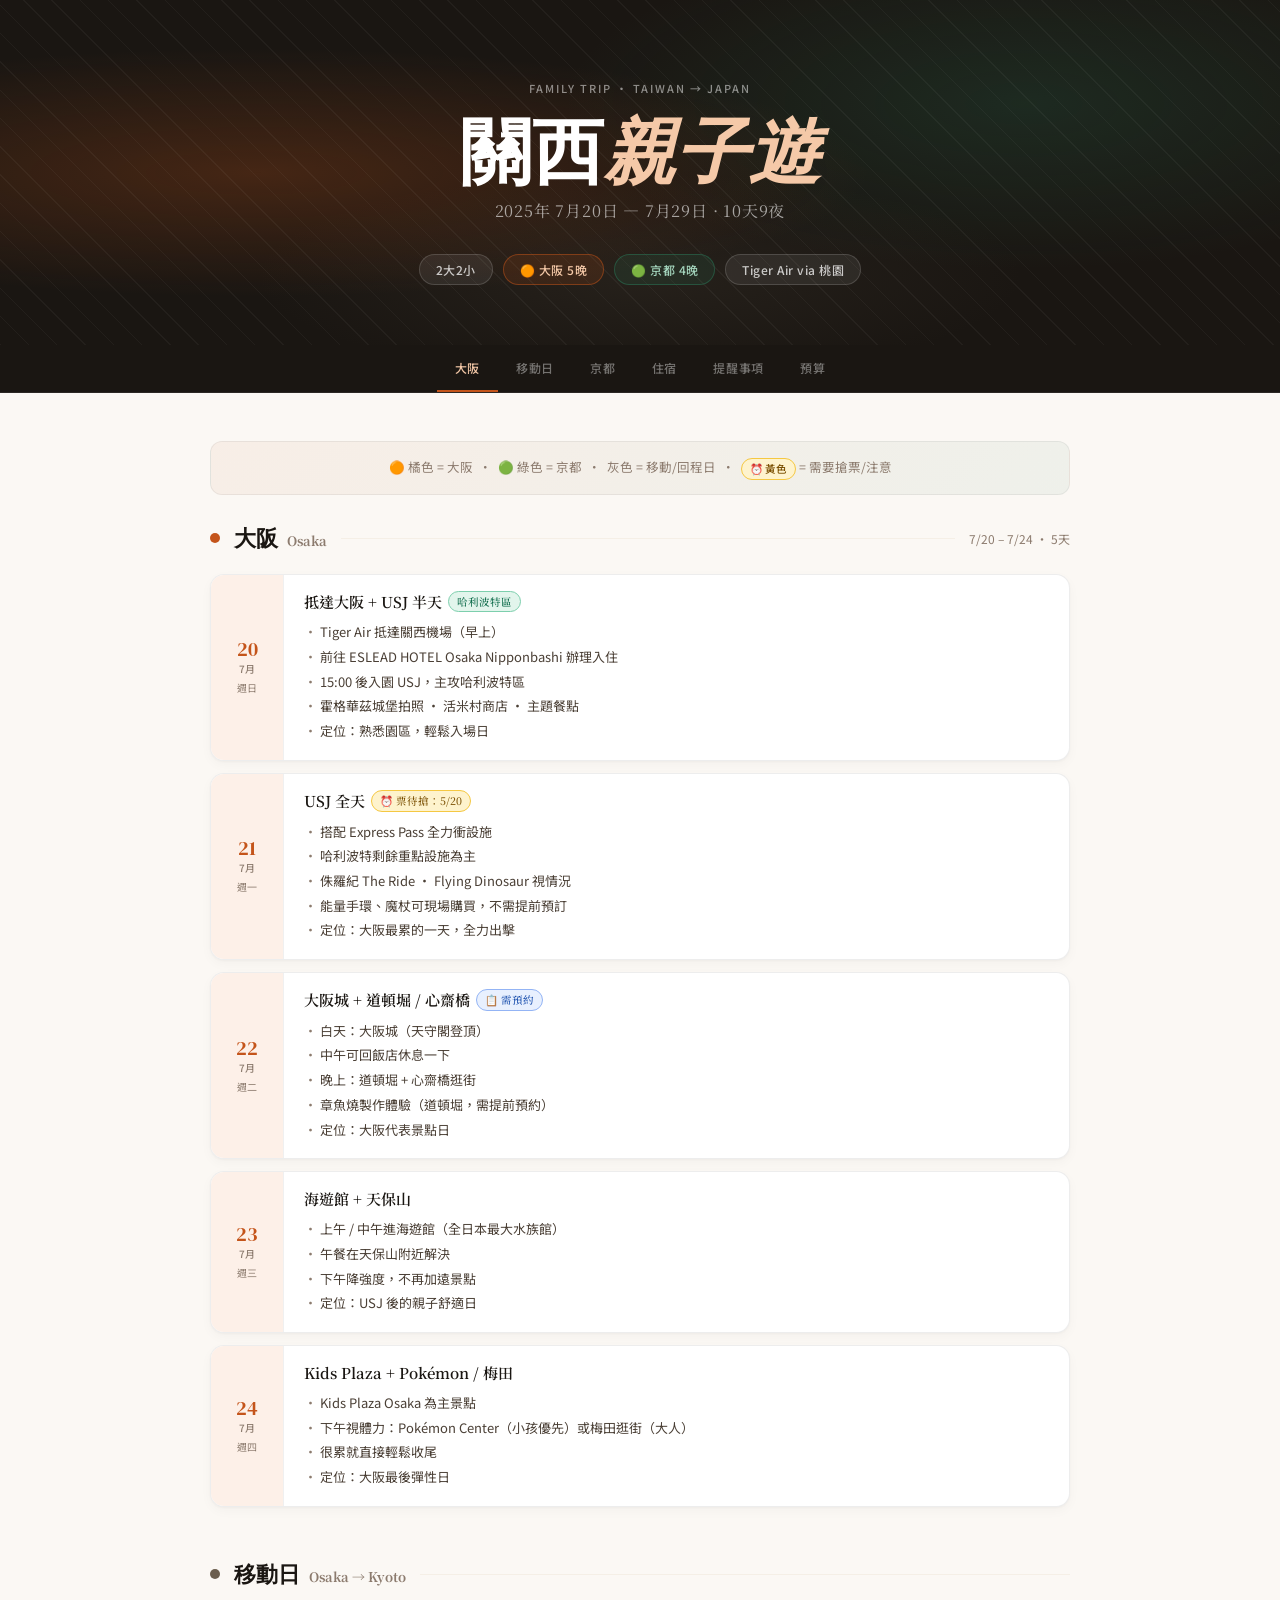
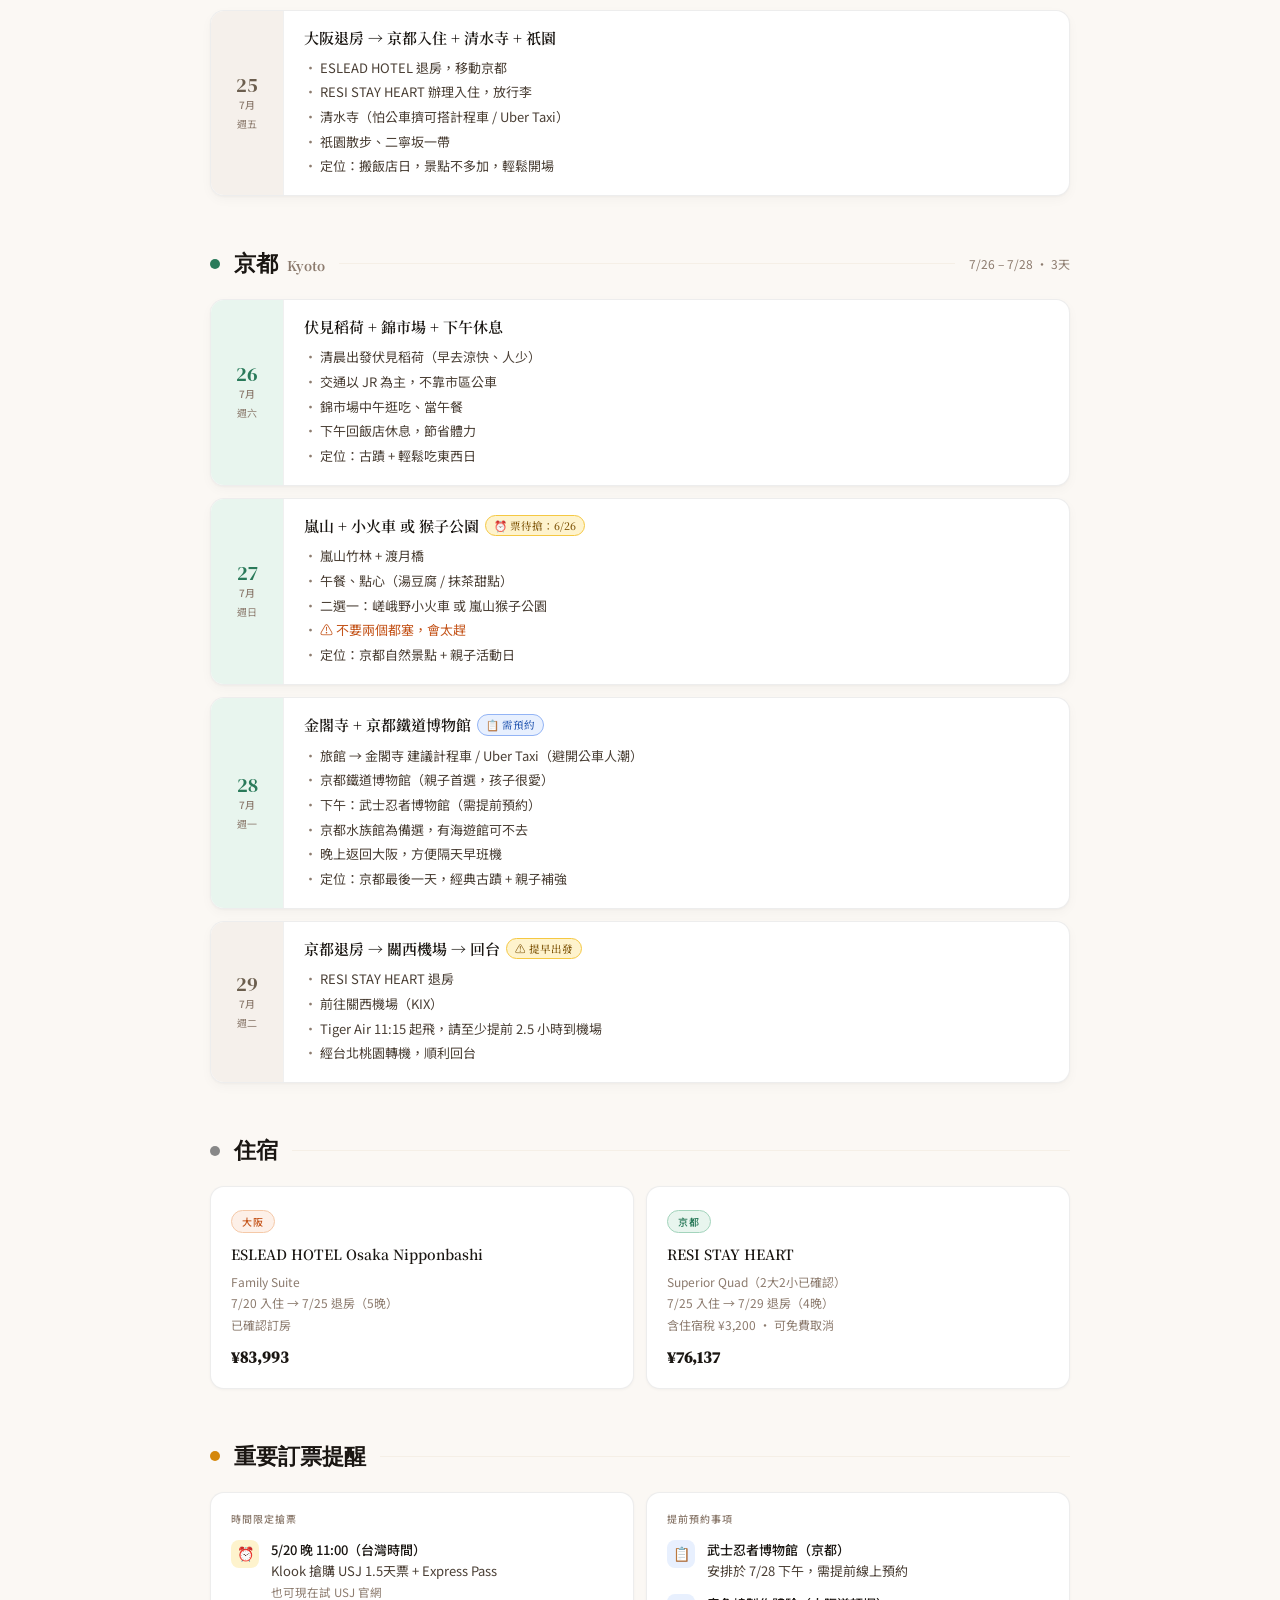
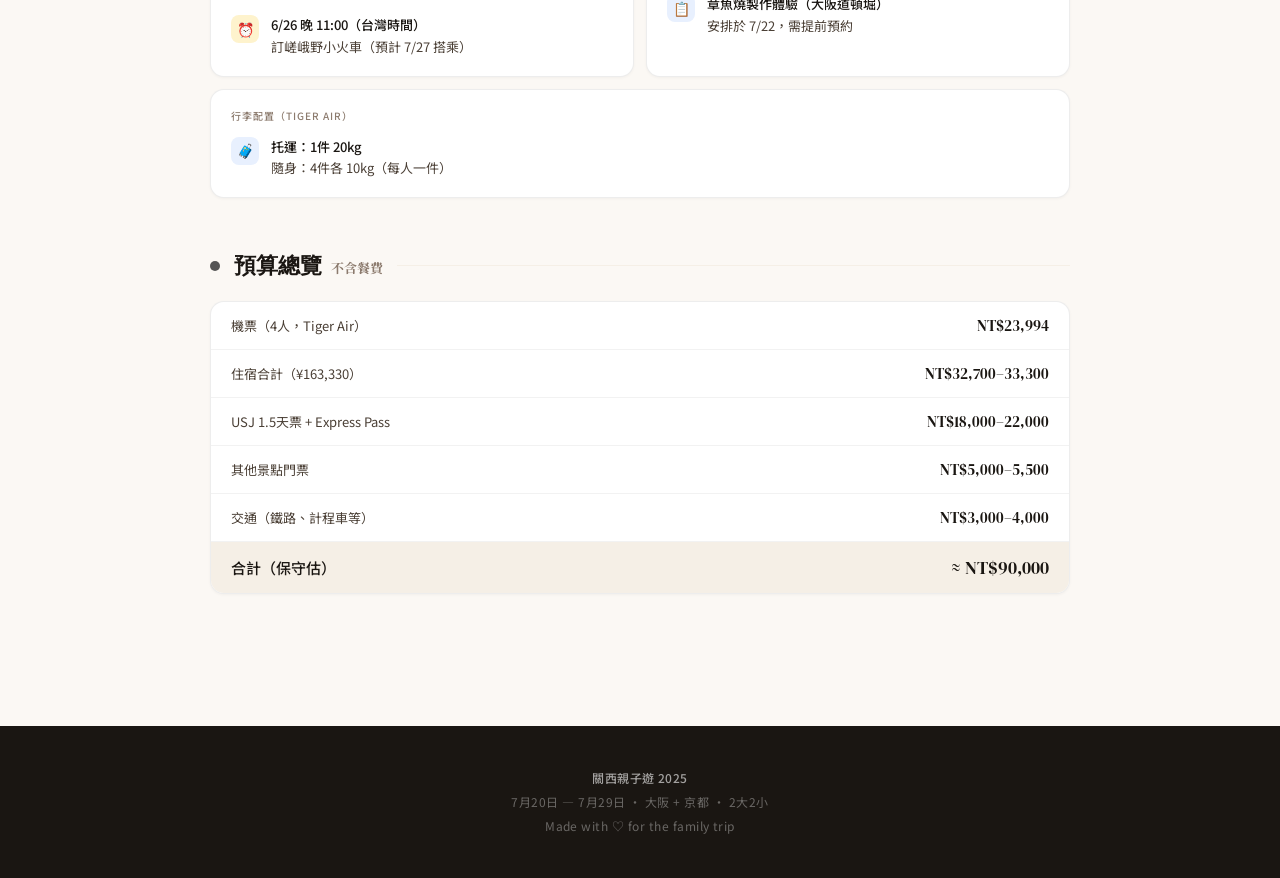
<file: japan_trip.html>
<!DOCTYPE html>
<html lang="zh-TW">
<head>
<meta charset="UTF-8">
<meta name="viewport" content="width=device-width, initial-scale=1.0">
<title>關西親子遊 2025 · 7/20–7/29</title>
<link rel="preconnect" href="https://fonts.googleapis.com">
<link href="https://fonts.googleapis.com/css2?family=Noto+Serif+TC:wght@400;600;700&family=Noto+Sans+TC:wght@300;400;500&family=DM+Serif+Display:ital@0;1&display=swap" rel="stylesheet">
<style>
  *, *::before, *::after { box-sizing: border-box; margin: 0; padding: 0; }

  :root {
    --osaka: #C4541A;
    --osaka-light: #FDF0E8;
    --osaka-mid: #F5C9A8;
    --kyoto: #2A7A5A;
    --kyoto-light: #E8F5EE;
    --kyoto-mid: #A3D4BC;
    --travel: #6B5E4E;
    --travel-light: #F5F0EB;
    --ink: #1A1612;
    --ink-soft: #4A3F35;
    --ink-muted: #8C7B6E;
    --paper: #FBF8F4;
    --paper-warm: #F5EFE6;
    --warn-bg: #FEF3CD;
    --warn-text: #7A4F00;
    --warn-border: #F5C842;
    --info-bg: #E8F0FE;
    --info-text: #1A4FAD;
    --info-border: #93B4F5;
    --teal-bg: #E2F5EC;
    --teal-text: #0D6B4A;
    --teal-border: #7DCFAD;
  }

  html { scroll-behavior: smooth; }

  body {
    font-family: 'Noto Sans TC', sans-serif;
    background: var(--paper);
    color: var(--ink);
    min-height: 100vh;
    overflow-x: hidden;
  }

  /* === HERO === */
  .hero {
    position: relative;
    background: var(--ink);
    padding: 80px 40px 60px;
    overflow: hidden;
    text-align: center;
  }

  .hero::before {
    content: '';
    position: absolute;
    inset: 0;
    background:
      radial-gradient(ellipse 80% 60% at 20% 50%, rgba(196,84,26,0.25) 0%, transparent 60%),
      radial-gradient(ellipse 60% 80% at 80% 30%, rgba(42,122,90,0.2) 0%, transparent 60%),
      radial-gradient(ellipse 50% 50% at 50% 80%, rgba(107,94,78,0.15) 0%, transparent 60%);
  }

  .hero-pattern {
    position: absolute;
    inset: 0;
    opacity: 0.04;
    background-image: repeating-linear-gradient(
      45deg,
      #fff 0px, #fff 1px,
      transparent 1px, transparent 20px
    );
  }

  .hero-content { position: relative; z-index: 1; }

  .hero-eyebrow {
    font-family: 'Noto Sans TC', sans-serif;
    font-size: 11px;
    font-weight: 500;
    letter-spacing: .18em;
    text-transform: uppercase;
    color: rgba(255,255,255,0.5);
    margin-bottom: 16px;
  }

  .hero-title {
    font-family: 'DM Serif Display', serif;
    font-size: clamp(42px, 8vw, 72px);
    color: #fff;
    line-height: 1.1;
    margin-bottom: 8px;
  }

  .hero-title em {
    font-style: italic;
    color: #F5C9A8;
  }

  .hero-subtitle {
    font-family: 'Noto Serif TC', serif;
    font-size: 16px;
    color: rgba(255,255,255,0.6);
    margin-bottom: 32px;
    letter-spacing: .05em;
  }

  .hero-pills {
    display: flex;
    justify-content: center;
    gap: 10px;
    flex-wrap: wrap;
  }

  .hero-pill {
    padding: 6px 16px;
    border-radius: 99px;
    font-size: 12px;
    font-weight: 500;
    border: 1px solid rgba(255,255,255,0.15);
    color: rgba(255,255,255,0.75);
    background: rgba(255,255,255,0.07);
    letter-spacing: .04em;
  }

  .hero-pill.osaka { border-color: rgba(196,84,26,0.5); color: #F5C9A8; background: rgba(196,84,26,0.15); }
  .hero-pill.kyoto { border-color: rgba(42,122,90,0.5); color: #A3D4BC; background: rgba(42,122,90,0.15); }

  /* === NAV TABS === */
  .nav-tabs {
    position: sticky;
    top: 0;
    z-index: 100;
    background: var(--ink);
    border-bottom: 1px solid rgba(255,255,255,0.08);
    display: flex;
    justify-content: center;
    gap: 0;
    padding: 0 20px;
    overflow-x: auto;
    scrollbar-width: none;
  }
  .nav-tabs::-webkit-scrollbar { display: none; }

  .nav-tab {
    font-family: 'Noto Sans TC', sans-serif;
    font-size: 12px;
    font-weight: 500;
    letter-spacing: .06em;
    color: rgba(255,255,255,0.4);
    padding: 14px 18px;
    cursor: pointer;
    border-bottom: 2px solid transparent;
    white-space: nowrap;
    transition: color .2s, border-color .2s;
    text-decoration: none;
    display: block;
  }
  .nav-tab:hover { color: rgba(255,255,255,0.7); }
  .nav-tab.osaka-tab { }
  .nav-tab.osaka-tab:hover, .nav-tab.osaka-tab.active { color: #F5C9A8; border-color: #C4541A; }
  .nav-tab.kyoto-tab:hover, .nav-tab.kyoto-tab.active { color: #A3D4BC; border-color: #2A7A5A; }
  .nav-tab.info-tab:hover, .nav-tab.info-tab.active { color: rgba(255,255,255,0.8); border-color: rgba(255,255,255,0.4); }

  /* === MAIN LAYOUT === */
  .main { max-width: 900px; margin: 0 auto; padding: 48px 20px 80px; }

  /* === SECTION === */
  .section { margin-bottom: 52px; }

  .section-head {
    display: flex;
    align-items: center;
    gap: 14px;
    margin-bottom: 20px;
  }

  .section-dot {
    width: 10px; height: 10px;
    border-radius: 50%;
    flex-shrink: 0;
  }
  .osaka .section-dot { background: var(--osaka); }
  .kyoto .section-dot { background: var(--kyoto); }
  .travel .section-dot { background: var(--travel); }

  .section-title {
    font-family: 'DM Serif Display', serif;
    font-size: 22px;
    color: var(--ink);
  }
  .section-title-jp {
    font-family: 'Noto Serif TC', serif;
    font-size: 13px;
    color: var(--ink-muted);
    margin-left: 4px;
  }

  .section-line {
    flex: 1;
    height: 1px;
    background: var(--paper-warm);
    border: none;
  }

  /* === DAY CARD === */
  .day-card {
    display: grid;
    grid-template-columns: 72px 1fr;
    background: #fff;
    border-radius: 14px;
    border: 1px solid rgba(0,0,0,0.07);
    overflow: hidden;
    margin-bottom: 12px;
    box-shadow: 0 1px 3px rgba(0,0,0,0.04), 0 4px 12px rgba(0,0,0,0.03);
    transition: box-shadow .2s, transform .2s;
  }
  .day-card:hover {
    box-shadow: 0 2px 8px rgba(0,0,0,0.08), 0 8px 24px rgba(0,0,0,0.06);
    transform: translateY(-1px);
  }

  .day-aside {
    display: flex;
    flex-direction: column;
    align-items: center;
    justify-content: center;
    padding: 16px 8px;
    text-align: center;
    gap: 2px;
  }
  .osaka .day-aside { background: var(--osaka-light); }
  .kyoto .day-aside { background: var(--kyoto-light); }
  .travel .day-aside { background: var(--travel-light); }

  .day-num {
    font-family: 'DM Serif Display', serif;
    font-size: 20px;
    line-height: 1;
  }
  .osaka .day-num { color: var(--osaka); }
  .kyoto .day-num { color: var(--kyoto); }
  .travel .day-num { color: var(--travel); }

  .day-month {
    font-size: 10px;
    font-weight: 500;
    color: var(--ink-muted);
    letter-spacing: .04em;
  }

  .day-dow {
    font-size: 10px;
    color: var(--ink-muted);
    margin-top: 2px;
  }

  .day-body { padding: 16px 20px; border-left: 1px solid rgba(0,0,0,0.06); }

  .day-title {
    font-family: 'Noto Serif TC', serif;
    font-size: 15px;
    font-weight: 600;
    color: var(--ink);
    margin-bottom: 8px;
    display: flex;
    align-items: center;
    flex-wrap: wrap;
    gap: 6px;
  }

  .day-items {
    font-size: 13px;
    color: var(--ink-soft);
    line-height: 1.9;
  }

  .dot-item { display: block; }
  .dot-item::before { content: '· '; color: var(--ink-muted); }

  /* === BADGES === */
  .badge {
    display: inline-flex;
    align-items: center;
    gap: 4px;
    font-size: 10.5px;
    font-weight: 500;
    padding: 2px 8px;
    border-radius: 99px;
    vertical-align: middle;
    line-height: 1.5;
    white-space: nowrap;
  }
  .badge-warn { background: var(--warn-bg); color: var(--warn-text); border: 1px solid var(--warn-border); }
  .badge-info { background: var(--info-bg); color: var(--info-text); border: 1px solid var(--info-border); }
  .badge-teal { background: var(--teal-bg); color: var(--teal-text); border: 1px solid var(--teal-border); }

  /* === REMINDER SECTION === */
  .reminder-grid {
    display: grid;
    grid-template-columns: 1fr 1fr;
    gap: 12px;
  }

  @media (max-width: 600px) {
    .reminder-grid { grid-template-columns: 1fr; }
  }

  .reminder-card {
    background: #fff;
    border-radius: 14px;
    border: 1px solid rgba(0,0,0,0.07);
    padding: 18px 20px;
    box-shadow: 0 1px 3px rgba(0,0,0,0.04);
  }
  .reminder-card.full { grid-column: 1 / -1; }

  .reminder-card-label {
    font-size: 10px;
    font-weight: 500;
    letter-spacing: .1em;
    text-transform: uppercase;
    color: var(--ink-muted);
    margin-bottom: 14px;
  }

  .reminder-item {
    display: flex;
    gap: 12px;
    align-items: flex-start;
    margin-bottom: 12px;
    font-size: 13px;
    color: var(--ink-soft);
    line-height: 1.6;
  }
  .reminder-item:last-child { margin-bottom: 0; }

  .reminder-icon {
    width: 28px; height: 28px;
    border-radius: 8px;
    display: flex; align-items: center; justify-content: center;
    font-size: 14px;
    flex-shrink: 0;
  }
  .r-warn { background: var(--warn-bg); }
  .r-info { background: var(--info-bg); }

  .reminder-date {
    font-weight: 500;
    color: var(--ink);
    display: block;
    margin-bottom: 1px;
  }

  /* === HOTEL CARDS === */
  .hotel-grid {
    display: grid;
    grid-template-columns: 1fr 1fr;
    gap: 12px;
  }
  @media (max-width: 600px) { .hotel-grid { grid-template-columns: 1fr; } }

  .hotel-card {
    background: #fff;
    border-radius: 14px;
    border: 1px solid rgba(0,0,0,0.07);
    padding: 20px;
    box-shadow: 0 1px 3px rgba(0,0,0,0.04);
  }

  .hotel-badge {
    display: inline-block;
    font-size: 10px;
    font-weight: 500;
    letter-spacing: .08em;
    text-transform: uppercase;
    padding: 3px 10px;
    border-radius: 99px;
    margin-bottom: 12px;
  }
  .hotel-badge.osaka { background: var(--osaka-light); color: var(--osaka); border: 1px solid var(--osaka-mid); }
  .hotel-badge.kyoto { background: var(--kyoto-light); color: var(--kyoto); border: 1px solid var(--kyoto-mid); }

  .hotel-name {
    font-family: 'Noto Serif TC', serif;
    font-size: 14px;
    font-weight: 600;
    color: var(--ink);
    margin-bottom: 6px;
    line-height: 1.4;
  }

  .hotel-meta {
    font-size: 12px;
    color: var(--ink-muted);
    line-height: 1.8;
  }

  .hotel-price {
    margin-top: 10px;
    font-size: 16px;
    font-weight: 600;
    color: var(--ink);
    font-family: 'DM Serif Display', serif;
  }

  /* === BUDGET === */
  .budget-table {
    background: #fff;
    border-radius: 14px;
    border: 1px solid rgba(0,0,0,0.07);
    overflow: hidden;
    box-shadow: 0 1px 3px rgba(0,0,0,0.04);
  }

  .budget-row {
    display: flex;
    justify-content: space-between;
    align-items: center;
    padding: 13px 20px;
    border-bottom: 1px solid rgba(0,0,0,0.05);
    font-size: 13px;
    color: var(--ink-soft);
  }
  .budget-row:last-child { border-bottom: none; }
  .budget-row.total {
    background: var(--paper-warm);
    font-size: 15px;
    font-weight: 500;
    color: var(--ink);
  }
  .budget-row .label { }
  .budget-row .amount {
    font-family: 'DM Serif Display', serif;
    font-size: 15px;
    color: var(--ink);
  }
  .budget-row.total .amount { font-size: 18px; }

  /* === FOOTER === */
  .footer {
    background: var(--ink);
    text-align: center;
    padding: 40px 20px;
    color: rgba(255,255,255,0.35);
    font-size: 12px;
    letter-spacing: .04em;
    line-height: 2;
  }
  .footer strong { color: rgba(255,255,255,0.6); font-weight: 500; }

  /* === ANIMATIONS === */
  @keyframes fadeUp {
    from { opacity: 0; transform: translateY(16px); }
    to { opacity: 1; transform: translateY(0); }
  }

  .hero-content { animation: fadeUp .7s ease both; }
  .day-card { animation: fadeUp .4s ease both; }
  .day-card:nth-child(1) { animation-delay: .05s; }
  .day-card:nth-child(2) { animation-delay: .1s; }
  .day-card:nth-child(3) { animation-delay: .15s; }
  .day-card:nth-child(4) { animation-delay: .2s; }
  .day-card:nth-child(5) { animation-delay: .25s; }

  /* === MOBILE === */
  @media (max-width: 600px) {
    .hero { padding: 60px 24px 40px; }
    .main { padding: 32px 16px 60px; }
    .day-card { grid-template-columns: 60px 1fr; }
    .day-body { padding: 14px 14px; }
  }

  /* === SCROLL NAV HIGHLIGHT === */
  .highlight-note {
    background: linear-gradient(135deg, rgba(196,84,26,0.06), rgba(42,122,90,0.06));
    border: 1px solid rgba(0,0,0,0.06);
    border-radius: 12px;
    padding: 14px 18px;
    font-size: 12.5px;
    color: var(--ink-muted);
    margin-bottom: 28px;
    line-height: 1.7;
    text-align: center;
  }
</style>
</head>
<body>

<!-- HERO -->
<div class="hero">
  <div class="hero-pattern"></div>
  <div class="hero-content">
    <div class="hero-eyebrow">Family Trip · Taiwan → Japan</div>
    <h1 class="hero-title">關西<em>親子遊</em></h1>
    <div class="hero-subtitle">2025年 7月20日 — 7月29日 · 10天9夜</div>
    <div class="hero-pills">
      <span class="hero-pill">2大2小</span>
      <span class="hero-pill osaka">🟠 大阪 5晚</span>
      <span class="hero-pill kyoto">🟢 京都 4晚</span>
      <span class="hero-pill">Tiger Air via 桃園</span>
    </div>
  </div>
</div>

<!-- NAV -->
<nav class="nav-tabs">
  <a href="#osaka" class="nav-tab osaka-tab">大阪</a>
  <a href="#move" class="nav-tab info-tab">移動日</a>
  <a href="#kyoto" class="nav-tab kyoto-tab">京都</a>
  <a href="#hotels" class="nav-tab info-tab">住宿</a>
  <a href="#reminders" class="nav-tab info-tab">提醒事項</a>
  <a href="#budget" class="nav-tab info-tab">預算</a>
</nav>

<main class="main">

  <div class="highlight-note">
    🟠 橘色 = 大阪 &nbsp;·&nbsp; 🟢 綠色 = 京都 &nbsp;·&nbsp; 灰色 = 移動/回程日 &nbsp;·&nbsp; <span class="badge badge-warn">⏰ 黃色</span> = 需要搶票/注意
  </div>

  <!-- ============ OSAKA ============ -->
  <section class="section osaka" id="osaka">
    <div class="section-head">
      <div class="section-dot"></div>
      <h2 class="section-title">大阪 <span class="section-title-jp">Osaka</span></h2>
      <hr class="section-line">
      <span style="font-size:12px;color:var(--ink-muted);white-space:nowrap">7/20 – 7/24 · 5天</span>
    </div>

    <div class="day-card osaka">
      <div class="day-aside">
        <div class="day-num">20</div>
        <div class="day-month">7月</div>
        <div class="day-dow">週日</div>
      </div>
      <div class="day-body">
        <div class="day-title">
          抵達大阪 + USJ 半天
          <span class="badge badge-teal">哈利波特區</span>
        </div>
        <div class="day-items">
          <span class="dot-item">Tiger Air 抵達關西機場（早上）</span>
          <span class="dot-item">前往 ESLEAD HOTEL Osaka Nipponbashi 辦理入住</span>
          <span class="dot-item">15:00 後入園 USJ，主攻哈利波特區</span>
          <span class="dot-item">霍格華茲城堡拍照 · 活米村商店 · 主題餐點</span>
          <span class="dot-item">定位：熟悉園區，輕鬆入場日</span>
        </div>
      </div>
    </div>

    <div class="day-card osaka">
      <div class="day-aside">
        <div class="day-num">21</div>
        <div class="day-month">7月</div>
        <div class="day-dow">週一</div>
      </div>
      <div class="day-body">
        <div class="day-title">
          USJ 全天
          <span class="badge badge-warn">⏰ 票待搶：5/20</span>
        </div>
        <div class="day-items">
          <span class="dot-item">搭配 Express Pass 全力衝設施</span>
          <span class="dot-item">哈利波特剩餘重點設施為主</span>
          <span class="dot-item">侏羅紀 The Ride · Flying Dinosaur 視情況</span>
          <span class="dot-item">能量手環、魔杖可現場購買，不需提前預訂</span>
          <span class="dot-item">定位：大阪最累的一天，全力出擊</span>
        </div>
      </div>
    </div>

    <div class="day-card osaka">
      <div class="day-aside">
        <div class="day-num">22</div>
        <div class="day-month">7月</div>
        <div class="day-dow">週二</div>
      </div>
      <div class="day-body">
        <div class="day-title">
          大阪城 + 道頓堀 / 心齋橋
          <span class="badge badge-info">📋 需預約</span>
        </div>
        <div class="day-items">
          <span class="dot-item">白天：大阪城（天守閣登頂）</span>
          <span class="dot-item">中午可回飯店休息一下</span>
          <span class="dot-item">晚上：道頓堀 + 心齋橋逛街</span>
          <span class="dot-item">章魚燒製作體驗（道頓堀，需提前預約）</span>
          <span class="dot-item">定位：大阪代表景點日</span>
        </div>
      </div>
    </div>

    <div class="day-card osaka">
      <div class="day-aside">
        <div class="day-num">23</div>
        <div class="day-month">7月</div>
        <div class="day-dow">週三</div>
      </div>
      <div class="day-body">
        <div class="day-title">海遊館 + 天保山</div>
        <div class="day-items">
          <span class="dot-item">上午 / 中午進海遊館（全日本最大水族館）</span>
          <span class="dot-item">午餐在天保山附近解決</span>
          <span class="dot-item">下午降強度，不再加遠景點</span>
          <span class="dot-item">定位：USJ 後的親子舒適日</span>
        </div>
      </div>
    </div>

    <div class="day-card osaka">
      <div class="day-aside">
        <div class="day-num">24</div>
        <div class="day-month">7月</div>
        <div class="day-dow">週四</div>
      </div>
      <div class="day-body">
        <div class="day-title">Kids Plaza + Pokémon / 梅田</div>
        <div class="day-items">
          <span class="dot-item">Kids Plaza Osaka 為主景點</span>
          <span class="dot-item">下午視體力：Pokémon Center（小孩優先）或梅田逛街（大人）</span>
          <span class="dot-item">很累就直接輕鬆收尾</span>
          <span class="dot-item">定位：大阪最後彈性日</span>
        </div>
      </div>
    </div>
  </section>

  <!-- ============ 移動日 ============ -->
  <section class="section travel" id="move">
    <div class="section-head">
      <div class="section-dot"></div>
      <h2 class="section-title">移動日 <span class="section-title-jp">Osaka → Kyoto</span></h2>
      <hr class="section-line">
    </div>

    <div class="day-card travel">
      <div class="day-aside">
        <div class="day-num">25</div>
        <div class="day-month">7月</div>
        <div class="day-dow">週五</div>
      </div>
      <div class="day-body">
        <div class="day-title">大阪退房 → 京都入住 + 清水寺 + 祇園</div>
        <div class="day-items">
          <span class="dot-item">ESLEAD HOTEL 退房，移動京都</span>
          <span class="dot-item">RESI STAY HEART 辦理入住，放行李</span>
          <span class="dot-item">清水寺（怕公車擠可搭計程車 / Uber Taxi）</span>
          <span class="dot-item">祇園散步、二寧坂一帶</span>
          <span class="dot-item">定位：搬飯店日，景點不多加，輕鬆開場</span>
        </div>
      </div>
    </div>
  </section>

  <!-- ============ KYOTO ============ -->
  <section class="section kyoto" id="kyoto">
    <div class="section-head">
      <div class="section-dot"></div>
      <h2 class="section-title">京都 <span class="section-title-jp">Kyoto</span></h2>
      <hr class="section-line">
      <span style="font-size:12px;color:var(--ink-muted);white-space:nowrap">7/26 – 7/28 · 3天</span>
    </div>

    <div class="day-card kyoto">
      <div class="day-aside">
        <div class="day-num">26</div>
        <div class="day-month">7月</div>
        <div class="day-dow">週六</div>
      </div>
      <div class="day-body">
        <div class="day-title">伏見稻荷 + 錦市場 + 下午休息</div>
        <div class="day-items">
          <span class="dot-item">清晨出發伏見稻荷（早去涼快、人少）</span>
          <span class="dot-item">交通以 JR 為主，不靠市區公車</span>
          <span class="dot-item">錦市場中午逛吃、當午餐</span>
          <span class="dot-item">下午回飯店休息，節省體力</span>
          <span class="dot-item">定位：古蹟 + 輕鬆吃東西日</span>
        </div>
      </div>
    </div>

    <div class="day-card kyoto">
      <div class="day-aside">
        <div class="day-num">27</div>
        <div class="day-month">7月</div>
        <div class="day-dow">週日</div>
      </div>
      <div class="day-body">
        <div class="day-title">
          嵐山 + 小火車 或 猴子公園
          <span class="badge badge-warn">⏰ 票待搶：6/26</span>
        </div>
        <div class="day-items">
          <span class="dot-item">嵐山竹林 + 渡月橋</span>
          <span class="dot-item">午餐、點心（湯豆腐 / 抹茶甜點）</span>
          <span class="dot-item">二選一：嵯峨野小火車 或 嵐山猴子公園</span>
          <span class="dot-item" style="color:var(--osaka)">⚠️ 不要兩個都塞，會太趕</span>
          <span class="dot-item">定位：京都自然景點 + 親子活動日</span>
        </div>
      </div>
    </div>

    <div class="day-card kyoto">
      <div class="day-aside">
        <div class="day-num">28</div>
        <div class="day-month">7月</div>
        <div class="day-dow">週一</div>
      </div>
      <div class="day-body">
        <div class="day-title">
          金閣寺 + 京都鐵道博物館
          <span class="badge badge-info">📋 需預約</span>
        </div>
        <div class="day-items">
          <span class="dot-item">旅館 → 金閣寺 建議計程車 / Uber Taxi（避開公車人潮）</span>
          <span class="dot-item">京都鐵道博物館（親子首選，孩子很愛）</span>
          <span class="dot-item">下午：武士忍者博物館（需提前預約）</span>
          <span class="dot-item">京都水族館為備選，有海遊館可不去</span>
          <span class="dot-item">晚上返回大阪，方便隔天早班機</span>
          <span class="dot-item">定位：京都最後一天，經典古蹟 + 親子補強</span>
        </div>
      </div>
    </div>

    <div class="day-card travel">
      <div class="day-aside">
        <div class="day-num">29</div>
        <div class="day-month">7月</div>
        <div class="day-dow">週二</div>
      </div>
      <div class="day-body">
        <div class="day-title">
          京都退房 → 關西機場 → 回台
          <span class="badge badge-warn">⚠️ 提早出發</span>
        </div>
        <div class="day-items">
          <span class="dot-item">RESI STAY HEART 退房</span>
          <span class="dot-item">前往關西機場（KIX）</span>
          <span class="dot-item">Tiger Air 11:15 起飛，請至少提前 2.5 小時到機場</span>
          <span class="dot-item">經台北桃園轉機，順利回台</span>
        </div>
      </div>
    </div>
  </section>

  <!-- ============ 住宿 ============ -->
  <section class="section" id="hotels">
    <div class="section-head">
      <div class="section-dot" style="background:#888"></div>
      <h2 class="section-title">住宿</h2>
      <hr class="section-line">
    </div>

    <div class="hotel-grid">
      <div class="hotel-card">
        <div class="hotel-badge osaka">大阪</div>
        <div class="hotel-name">ESLEAD HOTEL Osaka Nipponbashi</div>
        <div class="hotel-meta">
          Family Suite<br>
          7/20 入住 → 7/25 退房（5晚）<br>
          已確認訂房
        </div>
        <div class="hotel-price">¥83,993</div>
      </div>
      <div class="hotel-card">
        <div class="hotel-badge kyoto">京都</div>
        <div class="hotel-name">RESI STAY HEART</div>
        <div class="hotel-meta">
          Superior Quad（2大2小已確認）<br>
          7/25 入住 → 7/29 退房（4晚）<br>
          含住宿稅 ¥3,200 · 可免費取消
        </div>
        <div class="hotel-price">¥76,137</div>
      </div>
    </div>
  </section>

  <!-- ============ 提醒事項 ============ -->
  <section class="section" id="reminders">
    <div class="section-head">
      <div class="section-dot" style="background:#D4870A"></div>
      <h2 class="section-title">重要訂票提醒</h2>
      <hr class="section-line">
    </div>

    <div class="reminder-grid">
      <div class="reminder-card">
        <div class="reminder-card-label">時間限定搶票</div>
        <div class="reminder-item">
          <div class="reminder-icon r-warn">⏰</div>
          <div>
            <span class="reminder-date">5/20 晚 11:00（台灣時間）</span>
            Klook 搶購 USJ 1.5天票 + Express Pass<br>
            <span style="color:var(--ink-muted);font-size:11.5px">也可現在試 USJ 官網</span>
          </div>
        </div>
        <div class="reminder-item">
          <div class="reminder-icon r-warn">⏰</div>
          <div>
            <span class="reminder-date">6/26 晚 11:00（台灣時間）</span>
            訂嵯峨野小火車（預計 7/27 搭乘）
          </div>
        </div>
      </div>

      <div class="reminder-card">
        <div class="reminder-card-label">提前預約事項</div>
        <div class="reminder-item">
          <div class="reminder-icon r-info">📋</div>
          <div>
            <span class="reminder-date">武士忍者博物館（京都）</span>
            安排於 7/28 下午，需提前線上預約
          </div>
        </div>
        <div class="reminder-item">
          <div class="reminder-icon r-info">📋</div>
          <div>
            <span class="reminder-date">章魚燒製作體驗（大阪道頓堀）</span>
            安排於 7/22，需提前預約
          </div>
        </div>
      </div>

      <div class="reminder-card full">
        <div class="reminder-card-label">行李配置（Tiger Air）</div>
        <div class="reminder-item">
          <div class="reminder-icon r-info">🧳</div>
          <div>
            <span class="reminder-date">托運：1件 20kg</span>
            隨身：4件各 10kg（每人一件）
          </div>
        </div>
      </div>
    </div>
  </section>

  <!-- ============ 預算 ============ -->
  <section class="section" id="budget">
    <div class="section-head">
      <div class="section-dot" style="background:#555"></div>
      <h2 class="section-title">預算總覽 <span class="section-title-jp">不含餐費</span></h2>
      <hr class="section-line">
    </div>

    <div class="budget-table">
      <div class="budget-row">
        <span class="label">機票（4人，Tiger Air）</span>
        <span class="amount">NT$23,994</span>
      </div>
      <div class="budget-row">
        <span class="label">住宿合計（¥163,330）</span>
        <span class="amount">NT$32,700–33,300</span>
      </div>
      <div class="budget-row">
        <span class="label">USJ 1.5天票 + Express Pass</span>
        <span class="amount">NT$18,000–22,000</span>
      </div>
      <div class="budget-row">
        <span class="label">其他景點門票</span>
        <span class="amount">NT$5,000–5,500</span>
      </div>
      <div class="budget-row">
        <span class="label">交通（鐵路、計程車等）</span>
        <span class="amount">NT$3,000–4,000</span>
      </div>
      <div class="budget-row total">
        <span class="label">合計（保守估）</span>
        <span class="amount">≈ NT$90,000</span>
      </div>
    </div>
  </section>

</main>

<footer class="footer">
  <strong>關西親子遊 2025</strong><br>
  7月20日 — 7月29日 · 大阪 + 京都 · 2大2小<br>
  Made with ♡ for the family trip
</footer>

<script>
  // Active nav tab highlight on scroll
  const sections = ['osaka','move','kyoto','hotels','reminders','budget'];
  const tabs = document.querySelectorAll('.nav-tab');

  function updateActive() {
    const scrollY = window.scrollY + 80;
    let current = sections[0];
    sections.forEach(id => {
      const el = document.getElementById(id);
      if (el && el.offsetTop <= scrollY) current = id;
    });
    tabs.forEach(t => {
      t.classList.remove('active');
      const href = t.getAttribute('href').replace('#','');
      if (href === current) t.classList.add('active');
    });
  }

  window.addEventListener('scroll', updateActive, { passive: true });
  updateActive();
</script>

</body>
</html>
</file>
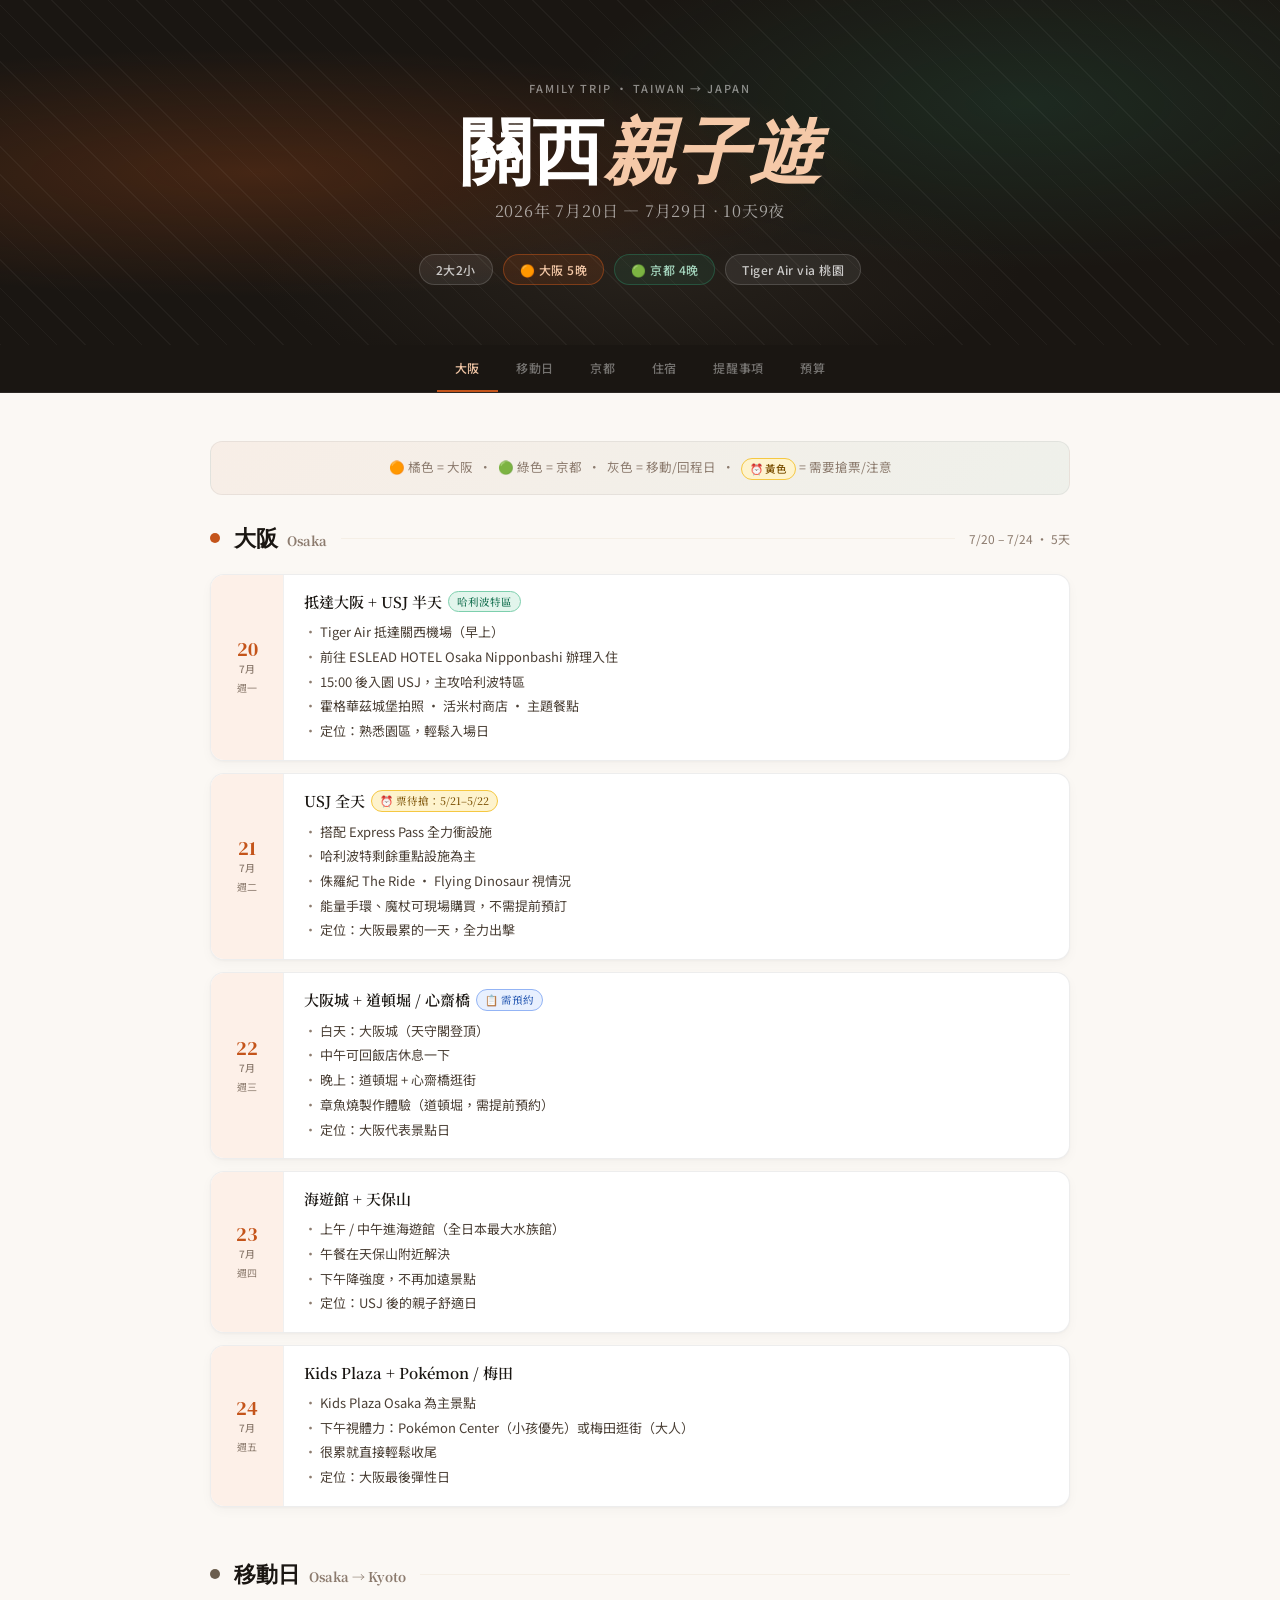
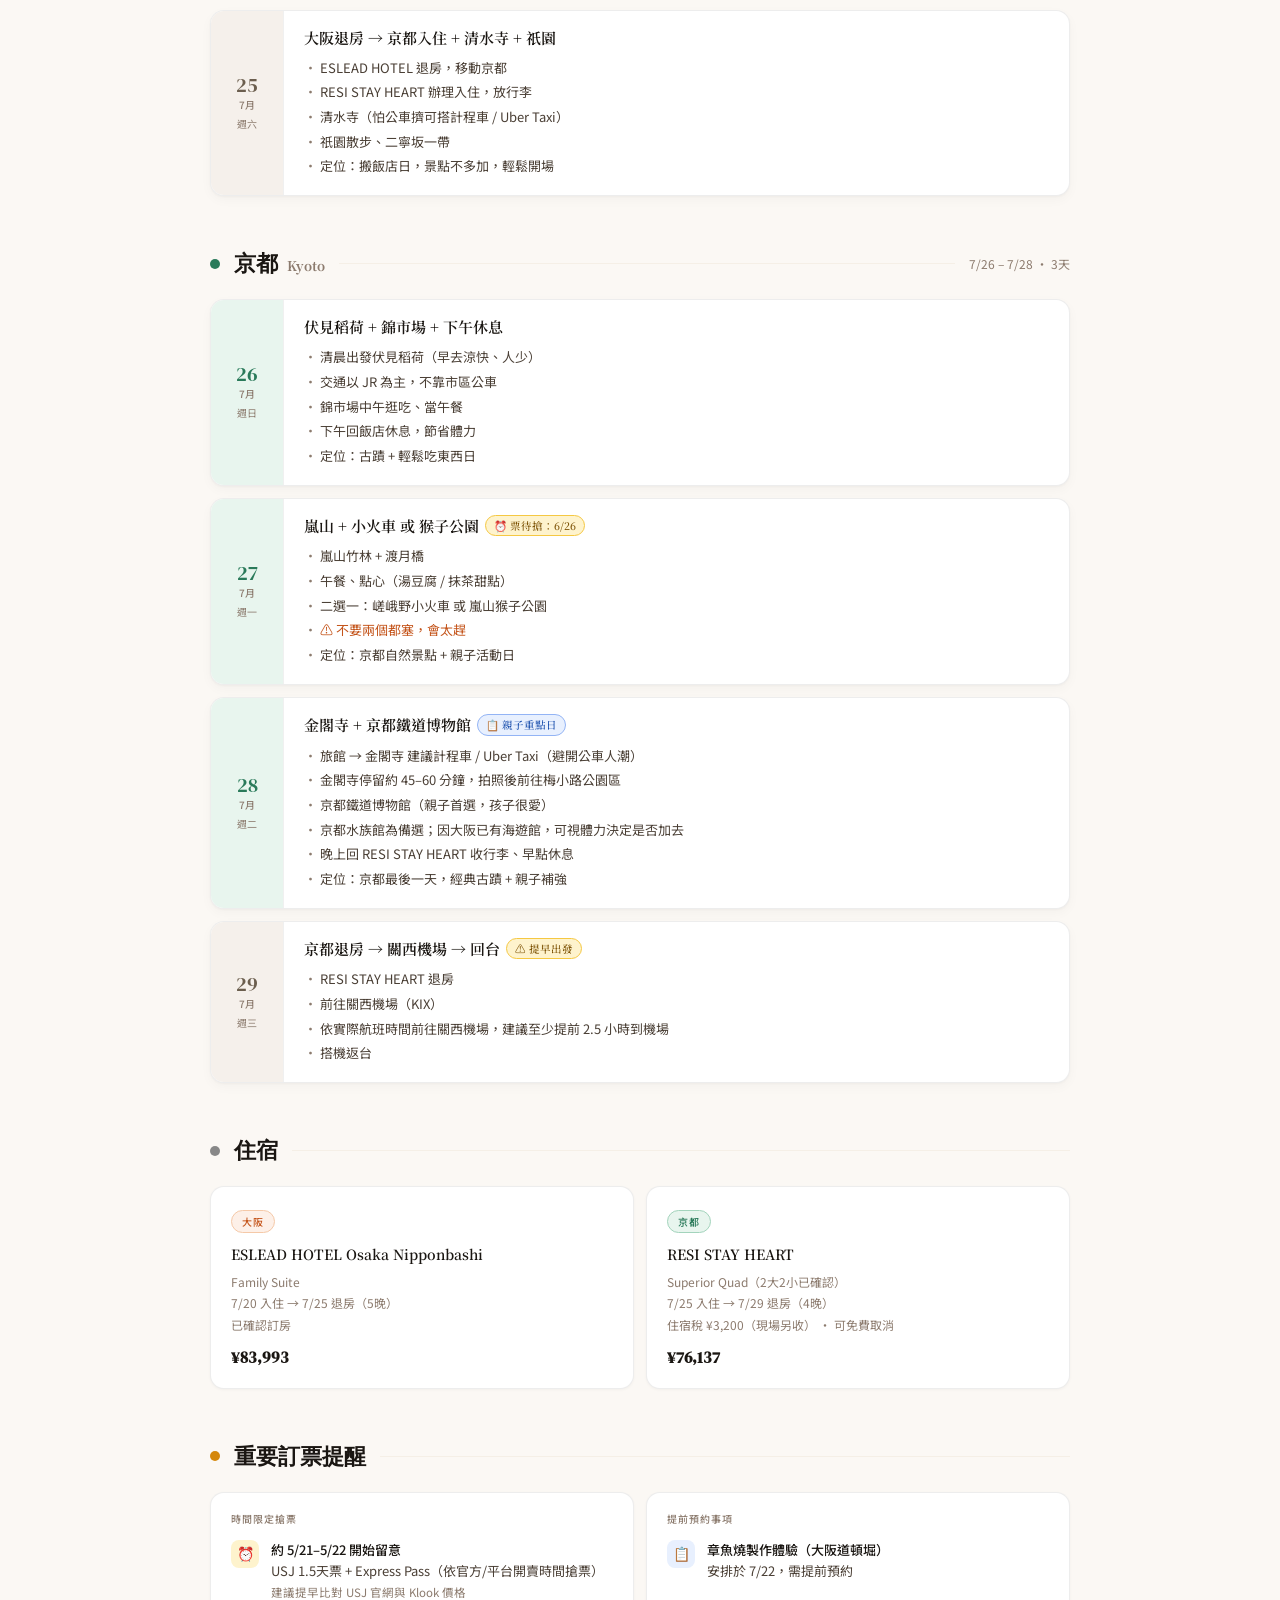
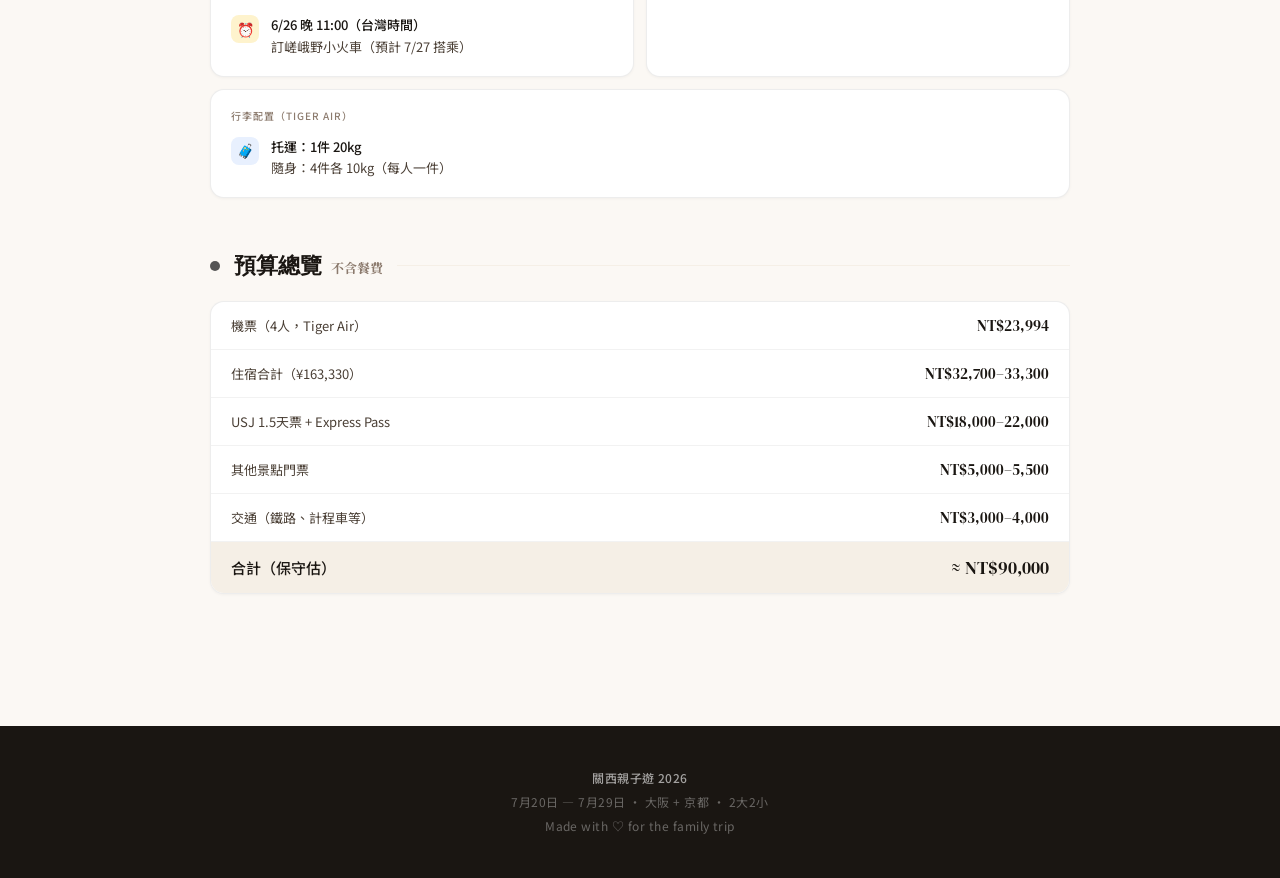
<file: japan_trip_fixed_2026.html>
<!DOCTYPE html>
<html lang="zh-TW">
<head>
<meta charset="UTF-8">
<meta name="viewport" content="width=device-width, initial-scale=1.0">
<title>關西親子遊 2026 · 7/20–7/29</title>
<link rel="preconnect" href="https://fonts.googleapis.com">
<link href="https://fonts.googleapis.com/css2?family=Noto+Serif+TC:wght@400;600;700&family=Noto+Sans+TC:wght@300;400;500&family=DM+Serif+Display:ital@0;1&display=swap" rel="stylesheet">
<style>
  *, *::before, *::after { box-sizing: border-box; margin: 0; padding: 0; }

  :root {
    --osaka: #C4541A;
    --osaka-light: #FDF0E8;
    --osaka-mid: #F5C9A8;
    --kyoto: #2A7A5A;
    --kyoto-light: #E8F5EE;
    --kyoto-mid: #A3D4BC;
    --travel: #6B5E4E;
    --travel-light: #F5F0EB;
    --ink: #1A1612;
    --ink-soft: #4A3F35;
    --ink-muted: #8C7B6E;
    --paper: #FBF8F4;
    --paper-warm: #F5EFE6;
    --warn-bg: #FEF3CD;
    --warn-text: #7A4F00;
    --warn-border: #F5C842;
    --info-bg: #E8F0FE;
    --info-text: #1A4FAD;
    --info-border: #93B4F5;
    --teal-bg: #E2F5EC;
    --teal-text: #0D6B4A;
    --teal-border: #7DCFAD;
  }

  html { scroll-behavior: smooth; }

  body {
    font-family: 'Noto Sans TC', sans-serif;
    background: var(--paper);
    color: var(--ink);
    min-height: 100vh;
    overflow-x: hidden;
  }

  /* === HERO === */
  .hero {
    position: relative;
    background: var(--ink);
    padding: 80px 40px 60px;
    overflow: hidden;
    text-align: center;
  }

  .hero::before {
    content: '';
    position: absolute;
    inset: 0;
    background:
      radial-gradient(ellipse 80% 60% at 20% 50%, rgba(196,84,26,0.25) 0%, transparent 60%),
      radial-gradient(ellipse 60% 80% at 80% 30%, rgba(42,122,90,0.2) 0%, transparent 60%),
      radial-gradient(ellipse 50% 50% at 50% 80%, rgba(107,94,78,0.15) 0%, transparent 60%);
  }

  .hero-pattern {
    position: absolute;
    inset: 0;
    opacity: 0.04;
    background-image: repeating-linear-gradient(
      45deg,
      #fff 0px, #fff 1px,
      transparent 1px, transparent 20px
    );
  }

  .hero-content { position: relative; z-index: 1; }

  .hero-eyebrow {
    font-family: 'Noto Sans TC', sans-serif;
    font-size: 11px;
    font-weight: 500;
    letter-spacing: .18em;
    text-transform: uppercase;
    color: rgba(255,255,255,0.5);
    margin-bottom: 16px;
  }

  .hero-title {
    font-family: 'DM Serif Display', serif;
    font-size: clamp(42px, 8vw, 72px);
    color: #fff;
    line-height: 1.1;
    margin-bottom: 8px;
  }

  .hero-title em {
    font-style: italic;
    color: #F5C9A8;
  }

  .hero-subtitle {
    font-family: 'Noto Serif TC', serif;
    font-size: 16px;
    color: rgba(255,255,255,0.6);
    margin-bottom: 32px;
    letter-spacing: .05em;
  }

  .hero-pills {
    display: flex;
    justify-content: center;
    gap: 10px;
    flex-wrap: wrap;
  }

  .hero-pill {
    padding: 6px 16px;
    border-radius: 99px;
    font-size: 12px;
    font-weight: 500;
    border: 1px solid rgba(255,255,255,0.15);
    color: rgba(255,255,255,0.75);
    background: rgba(255,255,255,0.07);
    letter-spacing: .04em;
  }

  .hero-pill.osaka { border-color: rgba(196,84,26,0.5); color: #F5C9A8; background: rgba(196,84,26,0.15); }
  .hero-pill.kyoto { border-color: rgba(42,122,90,0.5); color: #A3D4BC; background: rgba(42,122,90,0.15); }

  /* === NAV TABS === */
  .nav-tabs {
    position: sticky;
    top: 0;
    z-index: 100;
    background: var(--ink);
    border-bottom: 1px solid rgba(255,255,255,0.08);
    display: flex;
    justify-content: center;
    gap: 0;
    padding: 0 20px;
    overflow-x: auto;
    scrollbar-width: none;
  }
  .nav-tabs::-webkit-scrollbar { display: none; }

  .nav-tab {
    font-family: 'Noto Sans TC', sans-serif;
    font-size: 12px;
    font-weight: 500;
    letter-spacing: .06em;
    color: rgba(255,255,255,0.4);
    padding: 14px 18px;
    cursor: pointer;
    border-bottom: 2px solid transparent;
    white-space: nowrap;
    transition: color .2s, border-color .2s;
    text-decoration: none;
    display: block;
  }
  .nav-tab:hover { color: rgba(255,255,255,0.7); }
  .nav-tab.osaka-tab { }
  .nav-tab.osaka-tab:hover, .nav-tab.osaka-tab.active { color: #F5C9A8; border-color: #C4541A; }
  .nav-tab.kyoto-tab:hover, .nav-tab.kyoto-tab.active { color: #A3D4BC; border-color: #2A7A5A; }
  .nav-tab.info-tab:hover, .nav-tab.info-tab.active { color: rgba(255,255,255,0.8); border-color: rgba(255,255,255,0.4); }

  /* === MAIN LAYOUT === */
  .main { max-width: 900px; margin: 0 auto; padding: 48px 20px 80px; }

  /* === SECTION === */
  .section { margin-bottom: 52px; }

  .section-head {
    display: flex;
    align-items: center;
    gap: 14px;
    margin-bottom: 20px;
  }

  .section-dot {
    width: 10px; height: 10px;
    border-radius: 50%;
    flex-shrink: 0;
  }
  .osaka .section-dot { background: var(--osaka); }
  .kyoto .section-dot { background: var(--kyoto); }
  .travel .section-dot { background: var(--travel); }

  .section-title {
    font-family: 'DM Serif Display', serif;
    font-size: 22px;
    color: var(--ink);
  }
  .section-title-jp {
    font-family: 'Noto Serif TC', serif;
    font-size: 13px;
    color: var(--ink-muted);
    margin-left: 4px;
  }

  .section-line {
    flex: 1;
    height: 1px;
    background: var(--paper-warm);
    border: none;
  }

  /* === DAY CARD === */
  .day-card {
    display: grid;
    grid-template-columns: 72px 1fr;
    background: #fff;
    border-radius: 14px;
    border: 1px solid rgba(0,0,0,0.07);
    overflow: hidden;
    margin-bottom: 12px;
    box-shadow: 0 1px 3px rgba(0,0,0,0.04), 0 4px 12px rgba(0,0,0,0.03);
    transition: box-shadow .2s, transform .2s;
  }
  .day-card:hover {
    box-shadow: 0 2px 8px rgba(0,0,0,0.08), 0 8px 24px rgba(0,0,0,0.06);
    transform: translateY(-1px);
  }

  .day-aside {
    display: flex;
    flex-direction: column;
    align-items: center;
    justify-content: center;
    padding: 16px 8px;
    text-align: center;
    gap: 2px;
  }
  .osaka .day-aside { background: var(--osaka-light); }
  .kyoto .day-aside { background: var(--kyoto-light); }
  .travel .day-aside { background: var(--travel-light); }

  .day-num {
    font-family: 'DM Serif Display', serif;
    font-size: 20px;
    line-height: 1;
  }
  .osaka .day-num { color: var(--osaka); }
  .kyoto .day-num { color: var(--kyoto); }
  .travel .day-num { color: var(--travel); }

  .day-month {
    font-size: 10px;
    font-weight: 500;
    color: var(--ink-muted);
    letter-spacing: .04em;
  }

  .day-dow {
    font-size: 10px;
    color: var(--ink-muted);
    margin-top: 2px;
  }

  .day-body { padding: 16px 20px; border-left: 1px solid rgba(0,0,0,0.06); }

  .day-title {
    font-family: 'Noto Serif TC', serif;
    font-size: 15px;
    font-weight: 600;
    color: var(--ink);
    margin-bottom: 8px;
    display: flex;
    align-items: center;
    flex-wrap: wrap;
    gap: 6px;
  }

  .day-items {
    font-size: 13px;
    color: var(--ink-soft);
    line-height: 1.9;
  }

  .dot-item { display: block; }
  .dot-item::before { content: '· '; color: var(--ink-muted); }

  /* === BADGES === */
  .badge {
    display: inline-flex;
    align-items: center;
    gap: 4px;
    font-size: 10.5px;
    font-weight: 500;
    padding: 2px 8px;
    border-radius: 99px;
    vertical-align: middle;
    line-height: 1.5;
    white-space: nowrap;
  }
  .badge-warn { background: var(--warn-bg); color: var(--warn-text); border: 1px solid var(--warn-border); }
  .badge-info { background: var(--info-bg); color: var(--info-text); border: 1px solid var(--info-border); }
  .badge-teal { background: var(--teal-bg); color: var(--teal-text); border: 1px solid var(--teal-border); }

  /* === REMINDER SECTION === */
  .reminder-grid {
    display: grid;
    grid-template-columns: 1fr 1fr;
    gap: 12px;
  }

  @media (max-width: 600px) {
    .reminder-grid { grid-template-columns: 1fr; }
  }

  .reminder-card {
    background: #fff;
    border-radius: 14px;
    border: 1px solid rgba(0,0,0,0.07);
    padding: 18px 20px;
    box-shadow: 0 1px 3px rgba(0,0,0,0.04);
  }
  .reminder-card.full { grid-column: 1 / -1; }

  .reminder-card-label {
    font-size: 10px;
    font-weight: 500;
    letter-spacing: .1em;
    text-transform: uppercase;
    color: var(--ink-muted);
    margin-bottom: 14px;
  }

  .reminder-item {
    display: flex;
    gap: 12px;
    align-items: flex-start;
    margin-bottom: 12px;
    font-size: 13px;
    color: var(--ink-soft);
    line-height: 1.6;
  }
  .reminder-item:last-child { margin-bottom: 0; }

  .reminder-icon {
    width: 28px; height: 28px;
    border-radius: 8px;
    display: flex; align-items: center; justify-content: center;
    font-size: 14px;
    flex-shrink: 0;
  }
  .r-warn { background: var(--warn-bg); }
  .r-info { background: var(--info-bg); }

  .reminder-date {
    font-weight: 500;
    color: var(--ink);
    display: block;
    margin-bottom: 1px;
  }

  /* === HOTEL CARDS === */
  .hotel-grid {
    display: grid;
    grid-template-columns: 1fr 1fr;
    gap: 12px;
  }
  @media (max-width: 600px) { .hotel-grid { grid-template-columns: 1fr; } }

  .hotel-card {
    background: #fff;
    border-radius: 14px;
    border: 1px solid rgba(0,0,0,0.07);
    padding: 20px;
    box-shadow: 0 1px 3px rgba(0,0,0,0.04);
  }

  .hotel-badge {
    display: inline-block;
    font-size: 10px;
    font-weight: 500;
    letter-spacing: .08em;
    text-transform: uppercase;
    padding: 3px 10px;
    border-radius: 99px;
    margin-bottom: 12px;
  }
  .hotel-badge.osaka { background: var(--osaka-light); color: var(--osaka); border: 1px solid var(--osaka-mid); }
  .hotel-badge.kyoto { background: var(--kyoto-light); color: var(--kyoto); border: 1px solid var(--kyoto-mid); }

  .hotel-name {
    font-family: 'Noto Serif TC', serif;
    font-size: 14px;
    font-weight: 600;
    color: var(--ink);
    margin-bottom: 6px;
    line-height: 1.4;
  }

  .hotel-meta {
    font-size: 12px;
    color: var(--ink-muted);
    line-height: 1.8;
  }

  .hotel-price {
    margin-top: 10px;
    font-size: 16px;
    font-weight: 600;
    color: var(--ink);
    font-family: 'DM Serif Display', serif;
  }

  /* === BUDGET === */
  .budget-table {
    background: #fff;
    border-radius: 14px;
    border: 1px solid rgba(0,0,0,0.07);
    overflow: hidden;
    box-shadow: 0 1px 3px rgba(0,0,0,0.04);
  }

  .budget-row {
    display: flex;
    justify-content: space-between;
    align-items: center;
    padding: 13px 20px;
    border-bottom: 1px solid rgba(0,0,0,0.05);
    font-size: 13px;
    color: var(--ink-soft);
  }
  .budget-row:last-child { border-bottom: none; }
  .budget-row.total {
    background: var(--paper-warm);
    font-size: 15px;
    font-weight: 500;
    color: var(--ink);
  }
  .budget-row .label { }
  .budget-row .amount {
    font-family: 'DM Serif Display', serif;
    font-size: 15px;
    color: var(--ink);
  }
  .budget-row.total .amount { font-size: 18px; }

  /* === FOOTER === */
  .footer {
    background: var(--ink);
    text-align: center;
    padding: 40px 20px;
    color: rgba(255,255,255,0.35);
    font-size: 12px;
    letter-spacing: .04em;
    line-height: 2;
  }
  .footer strong { color: rgba(255,255,255,0.6); font-weight: 500; }

  /* === ANIMATIONS === */
  @keyframes fadeUp {
    from { opacity: 0; transform: translateY(16px); }
    to { opacity: 1; transform: translateY(0); }
  }

  .hero-content { animation: fadeUp .7s ease both; }
  .day-card { animation: fadeUp .4s ease both; }
  .day-card:nth-child(1) { animation-delay: .05s; }
  .day-card:nth-child(2) { animation-delay: .1s; }
  .day-card:nth-child(3) { animation-delay: .15s; }
  .day-card:nth-child(4) { animation-delay: .2s; }
  .day-card:nth-child(5) { animation-delay: .25s; }

  /* === MOBILE === */
  @media (max-width: 600px) {
    .hero { padding: 60px 24px 40px; }
    .main { padding: 32px 16px 60px; }
    .day-card { grid-template-columns: 60px 1fr; }
    .day-body { padding: 14px 14px; }
  }

  /* === SCROLL NAV HIGHLIGHT === */
  .highlight-note {
    background: linear-gradient(135deg, rgba(196,84,26,0.06), rgba(42,122,90,0.06));
    border: 1px solid rgba(0,0,0,0.06);
    border-radius: 12px;
    padding: 14px 18px;
    font-size: 12.5px;
    color: var(--ink-muted);
    margin-bottom: 28px;
    line-height: 1.7;
    text-align: center;
  }
</style>
</head>
<body>

<!-- HERO -->
<div class="hero">
  <div class="hero-pattern"></div>
  <div class="hero-content">
    <div class="hero-eyebrow">Family Trip · Taiwan → Japan</div>
    <h1 class="hero-title">關西<em>親子遊</em></h1>
    <div class="hero-subtitle">2026年 7月20日 — 7月29日 · 10天9夜</div>
    <div class="hero-pills">
      <span class="hero-pill">2大2小</span>
      <span class="hero-pill osaka">🟠 大阪 5晚</span>
      <span class="hero-pill kyoto">🟢 京都 4晚</span>
      <span class="hero-pill">Tiger Air via 桃園</span>
    </div>
  </div>
</div>

<!-- NAV -->
<nav class="nav-tabs">
  <a href="#osaka" class="nav-tab osaka-tab">大阪</a>
  <a href="#move" class="nav-tab info-tab">移動日</a>
  <a href="#kyoto" class="nav-tab kyoto-tab">京都</a>
  <a href="#hotels" class="nav-tab info-tab">住宿</a>
  <a href="#reminders" class="nav-tab info-tab">提醒事項</a>
  <a href="#budget" class="nav-tab info-tab">預算</a>
</nav>

<main class="main">

  <div class="highlight-note">
    🟠 橘色 = 大阪 &nbsp;·&nbsp; 🟢 綠色 = 京都 &nbsp;·&nbsp; 灰色 = 移動/回程日 &nbsp;·&nbsp; <span class="badge badge-warn">⏰ 黃色</span> = 需要搶票/注意
  </div>

  <!-- ============ OSAKA ============ -->
  <section class="section osaka" id="osaka">
    <div class="section-head">
      <div class="section-dot"></div>
      <h2 class="section-title">大阪 <span class="section-title-jp">Osaka</span></h2>
      <hr class="section-line">
      <span style="font-size:12px;color:var(--ink-muted);white-space:nowrap">7/20 – 7/24 · 5天</span>
    </div>

    <div class="day-card osaka">
      <div class="day-aside">
        <div class="day-num">20</div>
        <div class="day-month">7月</div>
        <div class="day-dow">週一</div>
      </div>
      <div class="day-body">
        <div class="day-title">
          抵達大阪 + USJ 半天
          <span class="badge badge-teal">哈利波特區</span>
        </div>
        <div class="day-items">
          <span class="dot-item">Tiger Air 抵達關西機場（早上）</span>
          <span class="dot-item">前往 ESLEAD HOTEL Osaka Nipponbashi 辦理入住</span>
          <span class="dot-item">15:00 後入園 USJ，主攻哈利波特區</span>
          <span class="dot-item">霍格華茲城堡拍照 · 活米村商店 · 主題餐點</span>
          <span class="dot-item">定位：熟悉園區，輕鬆入場日</span>
        </div>
      </div>
    </div>

    <div class="day-card osaka">
      <div class="day-aside">
        <div class="day-num">21</div>
        <div class="day-month">7月</div>
        <div class="day-dow">週二</div>
      </div>
      <div class="day-body">
        <div class="day-title">
          USJ 全天
          <span class="badge badge-warn">⏰ 票待搶：5/21–5/22</span>
        </div>
        <div class="day-items">
          <span class="dot-item">搭配 Express Pass 全力衝設施</span>
          <span class="dot-item">哈利波特剩餘重點設施為主</span>
          <span class="dot-item">侏羅紀 The Ride · Flying Dinosaur 視情況</span>
          <span class="dot-item">能量手環、魔杖可現場購買，不需提前預訂</span>
          <span class="dot-item">定位：大阪最累的一天，全力出擊</span>
        </div>
      </div>
    </div>

    <div class="day-card osaka">
      <div class="day-aside">
        <div class="day-num">22</div>
        <div class="day-month">7月</div>
        <div class="day-dow">週三</div>
      </div>
      <div class="day-body">
        <div class="day-title">
          大阪城 + 道頓堀 / 心齋橋
          <span class="badge badge-info">📋 需預約</span>
        </div>
        <div class="day-items">
          <span class="dot-item">白天：大阪城（天守閣登頂）</span>
          <span class="dot-item">中午可回飯店休息一下</span>
          <span class="dot-item">晚上：道頓堀 + 心齋橋逛街</span>
          <span class="dot-item">章魚燒製作體驗（道頓堀，需提前預約）</span>
          <span class="dot-item">定位：大阪代表景點日</span>
        </div>
      </div>
    </div>

    <div class="day-card osaka">
      <div class="day-aside">
        <div class="day-num">23</div>
        <div class="day-month">7月</div>
        <div class="day-dow">週四</div>
      </div>
      <div class="day-body">
        <div class="day-title">海遊館 + 天保山</div>
        <div class="day-items">
          <span class="dot-item">上午 / 中午進海遊館（全日本最大水族館）</span>
          <span class="dot-item">午餐在天保山附近解決</span>
          <span class="dot-item">下午降強度，不再加遠景點</span>
          <span class="dot-item">定位：USJ 後的親子舒適日</span>
        </div>
      </div>
    </div>

    <div class="day-card osaka">
      <div class="day-aside">
        <div class="day-num">24</div>
        <div class="day-month">7月</div>
        <div class="day-dow">週五</div>
      </div>
      <div class="day-body">
        <div class="day-title">Kids Plaza + Pokémon / 梅田</div>
        <div class="day-items">
          <span class="dot-item">Kids Plaza Osaka 為主景點</span>
          <span class="dot-item">下午視體力：Pokémon Center（小孩優先）或梅田逛街（大人）</span>
          <span class="dot-item">很累就直接輕鬆收尾</span>
          <span class="dot-item">定位：大阪最後彈性日</span>
        </div>
      </div>
    </div>
  </section>

  <!-- ============ 移動日 ============ -->
  <section class="section travel" id="move">
    <div class="section-head">
      <div class="section-dot"></div>
      <h2 class="section-title">移動日 <span class="section-title-jp">Osaka → Kyoto</span></h2>
      <hr class="section-line">
    </div>

    <div class="day-card travel">
      <div class="day-aside">
        <div class="day-num">25</div>
        <div class="day-month">7月</div>
        <div class="day-dow">週六</div>
      </div>
      <div class="day-body">
        <div class="day-title">大阪退房 → 京都入住 + 清水寺 + 祇園</div>
        <div class="day-items">
          <span class="dot-item">ESLEAD HOTEL 退房，移動京都</span>
          <span class="dot-item">RESI STAY HEART 辦理入住，放行李</span>
          <span class="dot-item">清水寺（怕公車擠可搭計程車 / Uber Taxi）</span>
          <span class="dot-item">祇園散步、二寧坂一帶</span>
          <span class="dot-item">定位：搬飯店日，景點不多加，輕鬆開場</span>
        </div>
      </div>
    </div>
  </section>

  <!-- ============ KYOTO ============ -->
  <section class="section kyoto" id="kyoto">
    <div class="section-head">
      <div class="section-dot"></div>
      <h2 class="section-title">京都 <span class="section-title-jp">Kyoto</span></h2>
      <hr class="section-line">
      <span style="font-size:12px;color:var(--ink-muted);white-space:nowrap">7/26 – 7/28 · 3天</span>
    </div>

    <div class="day-card kyoto">
      <div class="day-aside">
        <div class="day-num">26</div>
        <div class="day-month">7月</div>
        <div class="day-dow">週日</div>
      </div>
      <div class="day-body">
        <div class="day-title">伏見稻荷 + 錦市場 + 下午休息</div>
        <div class="day-items">
          <span class="dot-item">清晨出發伏見稻荷（早去涼快、人少）</span>
          <span class="dot-item">交通以 JR 為主，不靠市區公車</span>
          <span class="dot-item">錦市場中午逛吃、當午餐</span>
          <span class="dot-item">下午回飯店休息，節省體力</span>
          <span class="dot-item">定位：古蹟 + 輕鬆吃東西日</span>
        </div>
      </div>
    </div>

    <div class="day-card kyoto">
      <div class="day-aside">
        <div class="day-num">27</div>
        <div class="day-month">7月</div>
        <div class="day-dow">週一</div>
      </div>
      <div class="day-body">
        <div class="day-title">
          嵐山 + 小火車 或 猴子公園
          <span class="badge badge-warn">⏰ 票待搶：6/26</span>
        </div>
        <div class="day-items">
          <span class="dot-item">嵐山竹林 + 渡月橋</span>
          <span class="dot-item">午餐、點心（湯豆腐 / 抹茶甜點）</span>
          <span class="dot-item">二選一：嵯峨野小火車 或 嵐山猴子公園</span>
          <span class="dot-item" style="color:var(--osaka)">⚠️ 不要兩個都塞，會太趕</span>
          <span class="dot-item">定位：京都自然景點 + 親子活動日</span>
        </div>
      </div>
    </div>

    <div class="day-card kyoto">
      <div class="day-aside">
        <div class="day-num">28</div>
        <div class="day-month">7月</div>
        <div class="day-dow">週二</div>
      </div>
      <div class="day-body">
        <div class="day-title">
          金閣寺 + 京都鐵道博物館
          <span class="badge badge-info">📋 親子重點日</span>
        </div>
        <div class="day-items">
          <span class="dot-item">旅館 → 金閣寺 建議計程車 / Uber Taxi（避開公車人潮）</span>
          <span class="dot-item">金閣寺停留約 45–60 分鐘，拍照後前往梅小路公園區</span>
          <span class="dot-item">京都鐵道博物館（親子首選，孩子很愛）</span>
          <span class="dot-item">京都水族館為備選；因大阪已有海遊館，可視體力決定是否加去</span>
          <span class="dot-item">晚上回 RESI STAY HEART 收行李、早點休息</span>
          <span class="dot-item">定位：京都最後一天，經典古蹟 + 親子補強</span>
        </div>
      </div>
    </div>

    <div class="day-card travel">
      <div class="day-aside">
        <div class="day-num">29</div>
        <div class="day-month">7月</div>
        <div class="day-dow">週三</div>
      </div>
      <div class="day-body">
        <div class="day-title">
          京都退房 → 關西機場 → 回台
          <span class="badge badge-warn">⚠️ 提早出發</span>
        </div>
        <div class="day-items">
          <span class="dot-item">RESI STAY HEART 退房</span>
          <span class="dot-item">前往關西機場（KIX）</span>
          <span class="dot-item">依實際航班時間前往關西機場，建議至少提前 2.5 小時到機場</span>
          <span class="dot-item">搭機返台</span>
        </div>
      </div>
    </div>
  </section>

  <!-- ============ 住宿 ============ -->
  <section class="section" id="hotels">
    <div class="section-head">
      <div class="section-dot" style="background:#888"></div>
      <h2 class="section-title">住宿</h2>
      <hr class="section-line">
    </div>

    <div class="hotel-grid">
      <div class="hotel-card">
        <div class="hotel-badge osaka">大阪</div>
        <div class="hotel-name">ESLEAD HOTEL Osaka Nipponbashi</div>
        <div class="hotel-meta">
          Family Suite<br>
          7/20 入住 → 7/25 退房（5晚）<br>
          已確認訂房
        </div>
        <div class="hotel-price">¥83,993</div>
      </div>
      <div class="hotel-card">
        <div class="hotel-badge kyoto">京都</div>
        <div class="hotel-name">RESI STAY HEART</div>
        <div class="hotel-meta">
          Superior Quad（2大2小已確認）<br>
          7/25 入住 → 7/29 退房（4晚）<br>
          住宿稅 ¥3,200（現場另收） · 可免費取消
        </div>
        <div class="hotel-price">¥76,137</div>
      </div>
    </div>
  </section>

  <!-- ============ 提醒事項 ============ -->
  <section class="section" id="reminders">
    <div class="section-head">
      <div class="section-dot" style="background:#D4870A"></div>
      <h2 class="section-title">重要訂票提醒</h2>
      <hr class="section-line">
    </div>

    <div class="reminder-grid">
      <div class="reminder-card">
        <div class="reminder-card-label">時間限定搶票</div>
        <div class="reminder-item">
          <div class="reminder-icon r-warn">⏰</div>
          <div>
            <span class="reminder-date">約 5/21–5/22 開始留意</span>
            USJ 1.5天票 + Express Pass（依官方/平台開賣時間搶票）<br>
            <span style="color:var(--ink-muted);font-size:11.5px">建議提早比對 USJ 官網與 Klook 價格</span>
          </div>
        </div>
        <div class="reminder-item">
          <div class="reminder-icon r-warn">⏰</div>
          <div>
            <span class="reminder-date">6/26 晚 11:00（台灣時間）</span>
            訂嵯峨野小火車（預計 7/27 搭乘）
          </div>
        </div>
      </div>

      <div class="reminder-card">
        <div class="reminder-card-label">提前預約事項</div>
        <div class="reminder-item">
          <div class="reminder-icon r-info">📋</div>
          <div>
            <span class="reminder-date">章魚燒製作體驗（大阪道頓堀）</span>
            安排於 7/22，需提前預約
          </div>
        </div>
      </div>

      <div class="reminder-card full">
        <div class="reminder-card-label">行李配置（Tiger Air）</div>
        <div class="reminder-item">
          <div class="reminder-icon r-info">🧳</div>
          <div>
            <span class="reminder-date">托運：1件 20kg</span>
            隨身：4件各 10kg（每人一件）
          </div>
        </div>
      </div>
    </div>
  </section>

  <!-- ============ 預算 ============ -->
  <section class="section" id="budget">
    <div class="section-head">
      <div class="section-dot" style="background:#555"></div>
      <h2 class="section-title">預算總覽 <span class="section-title-jp">不含餐費</span></h2>
      <hr class="section-line">
    </div>

    <div class="budget-table">
      <div class="budget-row">
        <span class="label">機票（4人，Tiger Air）</span>
        <span class="amount">NT$23,994</span>
      </div>
      <div class="budget-row">
        <span class="label">住宿合計（¥163,330）</span>
        <span class="amount">NT$32,700–33,300</span>
      </div>
      <div class="budget-row">
        <span class="label">USJ 1.5天票 + Express Pass</span>
        <span class="amount">NT$18,000–22,000</span>
      </div>
      <div class="budget-row">
        <span class="label">其他景點門票</span>
        <span class="amount">NT$5,000–5,500</span>
      </div>
      <div class="budget-row">
        <span class="label">交通（鐵路、計程車等）</span>
        <span class="amount">NT$3,000–4,000</span>
      </div>
      <div class="budget-row total">
        <span class="label">合計（保守估）</span>
        <span class="amount">≈ NT$90,000</span>
      </div>
    </div>
  </section>

</main>

<footer class="footer">
  <strong>關西親子遊 2026</strong><br>
  7月20日 — 7月29日 · 大阪 + 京都 · 2大2小<br>
  Made with ♡ for the family trip
</footer>

<script>
  // Active nav tab highlight on scroll
  const sections = ['osaka','move','kyoto','hotels','reminders','budget'];
  const tabs = document.querySelectorAll('.nav-tab');

  function updateActive() {
    const scrollY = window.scrollY + 80;
    let current = sections[0];
    sections.forEach(id => {
      const el = document.getElementById(id);
      if (el && el.offsetTop <= scrollY) current = id;
    });
    tabs.forEach(t => {
      t.classList.remove('active');
      const href = t.getAttribute('href').replace('#','');
      if (href === current) t.classList.add('active');
    });
  }

  window.addEventListener('scroll', updateActive, { passive: true });
  updateActive();
</script>

</body>
</html>
</file>
<file: assets/trip.css>
[hidden] { display: none !important; }
:root { --nav-height: 48px; --sticky-height: 112px; }
.section, .day-card { scroll-margin-top: calc(var(--sticky-height) + 16px); }
.nav-tabs, .sticky-nav { justify-content: flex-start; }
.nav-tabs a:first-child, .sticky-nav a:first-child { margin-left: auto; }
.nav-tabs a:last-child, .sticky-nav a:last-child { margin-right: auto; }
.nav-tabs a, .sticky-nav a { flex-shrink: 0; color: #c9c7c4; letter-spacing: 0; }
a:focus-visible, select:focus-visible { outline: 3px solid #2672ca; outline-offset: 3px; }
.day-jump { position: sticky; top: var(--nav-height); z-index: 99; background: #fff; border-bottom: 1px solid #ddd; padding: 8px 20px; }
.day-jump-inner { max-width: 860px; margin: auto; display: flex; align-items: center; gap: 12px; }
.day-jump label { font-size: 13px; white-space: nowrap; }
.day-jump select { min-width: 0; flex: 1; min-height: 44px; max-width: 440px; padding: 8px; border: 1px solid #bbb; border-radius: 6px; background: #fff; color: #252525; font: inherit; font-size: 14px; }
.day-jump a { margin-left: auto; white-space: nowrap; font-size: 13px; padding: 12px 0; }
.trip-status { border-block: 1px solid #c9d9d3; padding: 20px 0; margin-bottom: 28px; }
.trip-status-label { font-size: 13px; color: #32654f; margin-bottom: 6px; }
.trip-status h2 { font-size: 22px; line-height: 1.5; letter-spacing: 0; }
.trip-status p { font-size: 14px; line-height: 1.8; margin-top: 6px; color: #555; }
.trip-status a { display: inline-block; margin-top: 10px; min-height: 44px; padding-block: 10px; }
.trip-countdown { display: flex; align-items: baseline; gap: 8px; margin-top: 10px; font-size: 13px; font-variant-numeric: tabular-nums; }
.trip-countdown strong { font-size: 26px; min-width: 2ch; text-align: center; }
.day-card.is-today { outline: 3px solid #2a7a5a; outline-offset: 2px; }
.today-label { display: inline-block; font-size: 12px; font-weight: 500; color: #245d48; background: #e8f5ee; padding: 3px 6px; border-radius: 4px; }
.today-label { margin-top: 6px; }
.archive-note { font-size: 13px; line-height: 1.8; color: #555; margin: 0 0 18px; }
#credits .list { overflow-wrap: anywhere; }
.day-body { min-width: 0; }
.day-title { flex-wrap: wrap; }
.day-title .badge { white-space: normal; }
@media (max-width: 700px) {
  .day-aside { display: flex; flex-direction: row; justify-content: flex-start; gap: 6px; padding: 10px 14px; min-height: 44px; }
  .day-aside .day-month { order: -1; }
  .day-aside .day-num { font-size: 18px; }
  .day-aside .day-num::after { content: '\65e5'; font-family: 'Noto Sans TC', sans-serif; font-size: 12px; margin-left: 3px; }
  .day-aside .today-label { margin: 0 0 0 auto; }
}
@media (max-width: 600px) {
  .nav-tabs, .sticky-nav { padding-inline: 4px; }
  .nav-tabs a, .sticky-nav a { padding-inline: 14px; }
  .day-jump { padding-inline: 12px; }
  .day-jump-inner { gap: 8px; }
  .day-jump label { font-size: 12px; }
  .trip-status h2 { font-size: 20px; }
}
@media (prefers-reduced-motion: reduce) {
  html { scroll-behavior: auto !important; }
  .reveal { opacity: 1 !important; transform: none !important; }
  *, *::before, *::after { animation: none !important; transition: none !important; }
}
</file>
